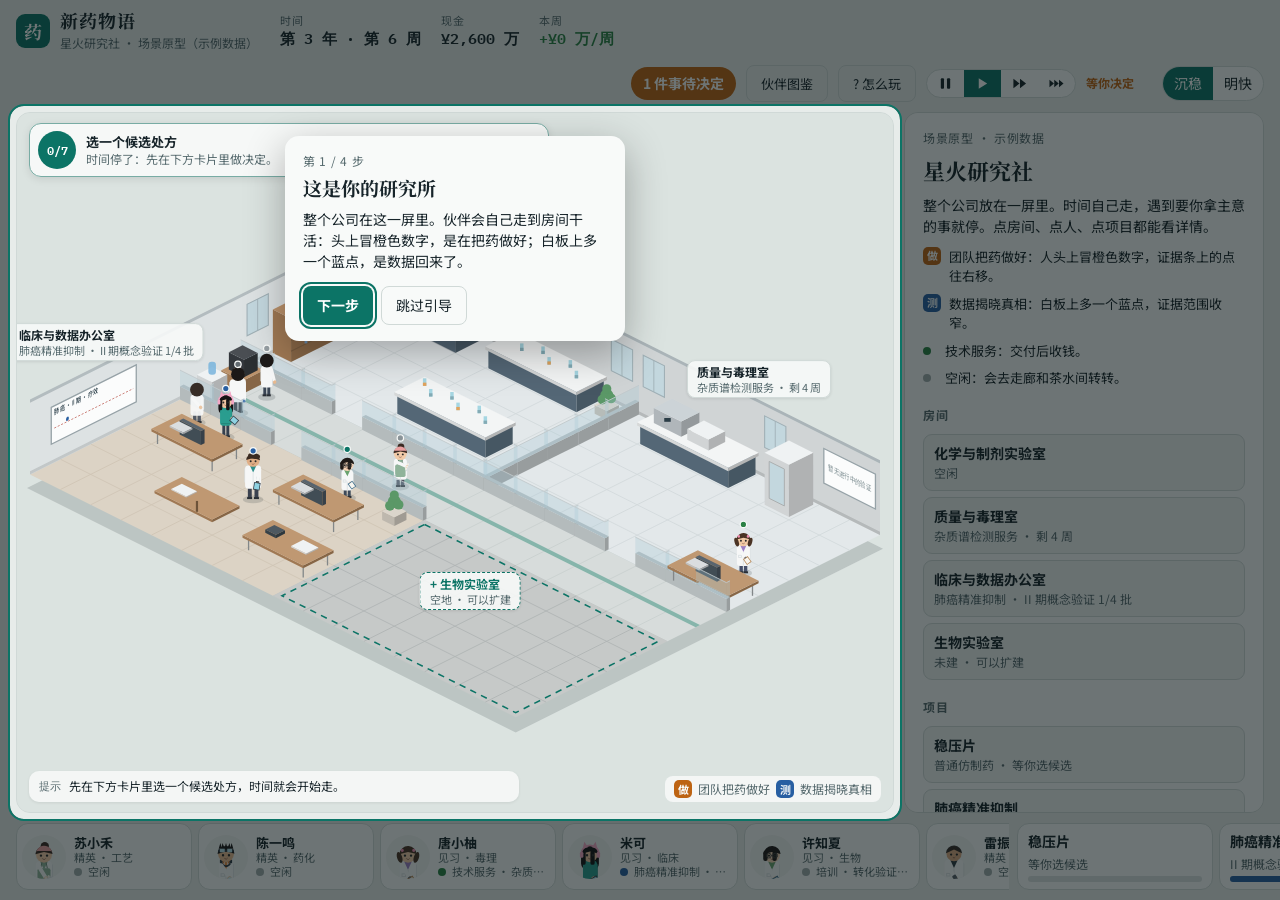
<file: design/ui-claude/index.html>
<!doctype html>
<html lang="zh-CN">
<head>
<meta charset="utf-8">
<meta name="viewport" content="width=device-width, initial-scale=1, viewport-fit=cover">
<title>新药物语场景原型</title>
<meta name="claude:viewport-fit-sides" content="cover">
<link rel="preconnect" href="https://fonts.googleapis.com">
<link rel="preconnect" href="https://fonts.gstatic.com" crossorigin>
<link rel="stylesheet" href="https://fonts.googleapis.com/css2?family=IBM+Plex+Mono:wght@500;600&family=Noto+Sans+SC:wght@400;500;700&family=Noto+Serif+SC:wght@600;700&display=swap">
<link rel="stylesheet" href="style.css">
</head>
<body>
<div class="app">
  <header class="topbar">
    <div class="brand">
      <span class="brand-mark" aria-hidden="true">药</span>
      <div class="brand-text"><strong>新药物语</strong><small>星火研究社 · 场景原型（示例数据）</small></div>
    </div>
    <dl class="stats">
      <div><dt>时间</dt><dd id="date">第 3 年 · 第 6 周</dd></div>
      <div><dt>现金</dt><dd id="cash">¥2,600 万</dd></div>
      <div><dt>本周</dt><dd id="flow">¥0 万/周</dd></div>
    </dl>
    <div class="controls">
      <button class="pending" id="pending" type="button" hidden>1 件事待决定</button>
      <button class="ghost small-btn" id="open-gallery" type="button">伙伴图鉴</button>
      <button class="ghost small-btn" id="help" type="button" aria-label="重看操作引导">? 怎么玩</button>
      <div class="clock" role="group" aria-label="时间速度">
        <button type="button" data-speed="0" aria-pressed="false" title="暂停（空格）"><svg viewBox="0 0 16 16" aria-hidden="true"><rect x="3" y="2.5" width="3.4" height="11" rx="1"/><rect x="9.6" y="2.5" width="3.4" height="11" rx="1"/></svg><span class="sr">暂停</span></button>
        <button type="button" data-speed="1" aria-pressed="true" title="1×（按 1）"><svg viewBox="0 0 16 16" aria-hidden="true"><path d="M4 2.5v11l9-5.5z"/></svg><span class="sr">一倍速</span></button>
        <button type="button" data-speed="2" aria-pressed="false" title="2×（按 2）"><svg viewBox="0 0 16 16" aria-hidden="true"><path d="M1.5 3v10l6.5-5zM8.5 3v10l6.5-5z"/></svg><span class="sr">两倍速</span></button>
        <button type="button" data-speed="4" aria-pressed="false" title="4×（按 3）"><svg viewBox="0 0 16 16" aria-hidden="true"><path d="M0.5 4v8l4.8-4zM5.6 4v8l4.8-4zM10.7 4v8l4.8-4z"/></svg><span class="sr">四倍速</span></button>
      </div>
      <span class="clock-state" id="clock-state" data-state="running">运行中</span>
      <div class="style-switch" role="group" aria-label="画风">
        <button type="button" data-style="calm" aria-pressed="true">沉稳</button>
        <button type="button" data-style="bright" aria-pressed="false">明快</button>
      </div>
    </div>
  </header>

  <main class="stage">
    <section class="scene" aria-label="研究所场景，可以点房间和人物">
      <canvas id="canvas"></canvas>
      <div class="scene-labels" id="labels"></div>
      <div class="guide" id="guide" aria-live="polite"></div>
      <div class="toast" id="toast" role="status" hidden></div>
      <p class="scene-legend"><span class="kind" data-kind="make">做</span>团队把药做好 <span class="kind" data-kind="test">测</span>数据揭晓真相</p>
      <ol class="ticker" id="ticker" aria-label="最近发生的事"></ol>
      <div class="notice" id="notice" role="status" hidden></div>
      <div class="modal" id="modal" hidden></div>
    </section>
    <aside class="panel" id="panel" aria-live="polite"></aside>
  </main>

  <footer class="dock">
    <div class="people" id="people" aria-label="伙伴"></div>
    <div class="projects" id="projects" aria-label="项目"></div>
  </footer>
</div>
<div class="tour" id="tour" hidden><div class="tour-hole"></div><div class="tour-card" role="dialog" aria-modal="true"></div></div>
<div class="gallery" id="gallery" hidden></div>
<script src="cast.js"></script>
<script src="scene.js"></script>
<script src="sim.js"></script>
<script src="ui.js"></script>
</body>
</html>
</file>
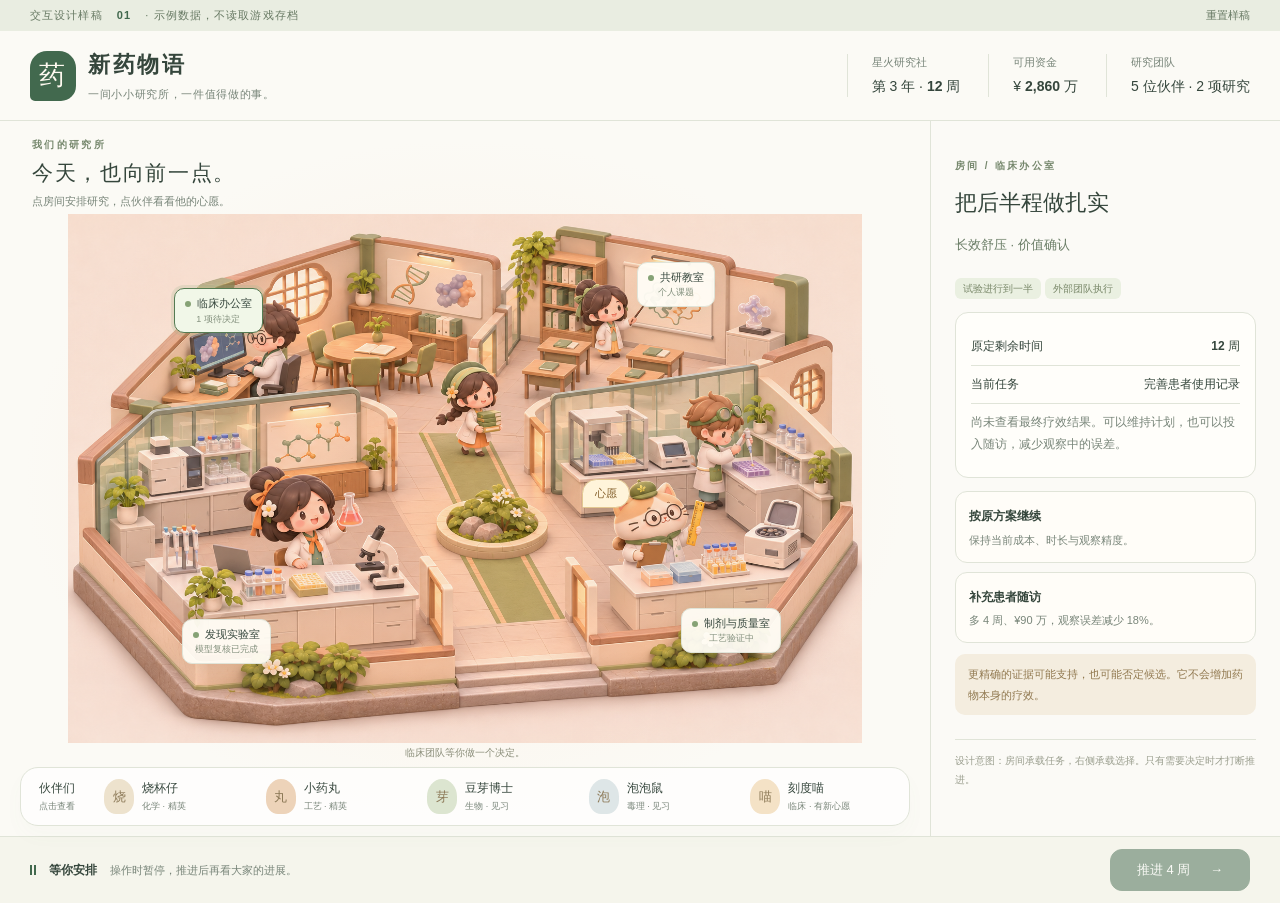
<file: design/ui-v06/index.html>
<!doctype html>
<html lang="zh-CN">
  <head>
    <meta charset="utf-8" />
    <meta name="viewport" content="width=device-width,initial-scale=1" />
    <title>新药物语 · 微缩研究所交互样稿</title>
    <link rel="stylesheet" href="concept.css" />
    <script src="concept.js" defer></script>
  </head>
  <body>
    <div class="prototype">
      <span>交互设计样稿 <b>01</b> · 示例数据，不读取游戏存档</span
      ><button id="reset">重置样稿</button>
    </div>
    <header>
      <a class="brand" href="./"
        ><span class="seal">药</span
        ><span>新药物语<small>一间小小研究所，一件值得做的事。</small></span></a
      >
      <div class="resources">
        <span
          >星火研究社<small>第 3 年 · <b id="week">12</b> 周</small></span
        ><span
          >可用资金<small>¥ <b id="cash">2,860</b> 万</small></span
        ><span>研究团队<small>5 位伙伴 · 2 项研究</small></span>
      </div>
    </header>
    <main>
      <section class="world" aria-label="研究所场景">
        <div class="scene-caption">
          <span class="eyebrow">我们的研究所</span>
          <h1>今天，也向前一点。</h1>
          <p>点房间安排研究，点伙伴看看他的心愿。</p>
        </div>
        <div class="diorama">
          <img
            src="research-institute-concept.png"
            alt="柔和微缩模型风的现代研究所：四个房间、低墙、玻璃隔断和五位伙伴"
            draggable="false"
          />
          <button class="hotspot clinical" data-room="clinical">
            <i></i>临床办公室<span>1 项待决定</span>
          </button>
          <button class="hotspot academy" data-room="academy">
            <i></i>共研教室<span>个人课题</span>
          </button>
          <button class="hotspot discovery" data-room="discovery">
            <i></i>发现实验室<span>模型复核已完成</span>
          </button>
          <button class="hotspot quality" data-room="quality">
            <i></i>制剂与质量室<span>工艺验证中</span>
          </button>
          <button
            class="character-pin"
            data-person="ruler"
            aria-label="查看刻度喵的个人课题"
          >
            心愿 <span>刻度喵</span>
          </button>
        </div>
        <div id="scene-message" class="scene-message" role="status">
          临床团队等你做一个决定。
        </div>
        <div class="dock" aria-label="研究团队">
          <span class="dock-title">伙伴们<small>点击查看</small></span
          ><button data-person="beaker">
            <i>烧</i><span>烧杯仔<small>化学 · 精英</small></span></button
          ><button data-person="pill">
            <i>丸</i><span>小药丸<small>工艺 · 精英</small></span></button
          ><button data-person="sprout">
            <i>芽</i><span>豆芽博士<small>生物 · 见习</small></span></button
          ><button data-person="bubble">
            <i>泡</i><span>泡泡鼠<small>毒理 · 见习</small></span></button
          ><button data-person="ruler">
            <i>喵</i
            ><span>刻度喵<small id="ruler-status">临床 · 有新心愿</small></span>
          </button>
        </div>
      </section>
      <aside id="panel" aria-label="当前选择详情" aria-live="polite"></aside>
    </main>
    <footer>
      <div>
        <span class="pause-dot"></span><b id="time-state">等你安排</b
        ><span>操作时暂停，推进后再看大家的进展。</span>
      </div>
      <button id="advance" class="primary">推进 4 周 <span>→</span></button>
    </footer>
    <dialog id="celebration">
      <div class="award-icon">✧</div>
      <p class="eyebrow">一段成长，留下来了</p>
      <h2>曲线里的空白</h2>
      <p>“漂亮的曲线，也要听见没有被记录的声音。”</p>
      <p id="award-detail"></p>
      <button id="close-award" class="primary">把这一页留在手记里</button>
    </dialog>
  </body>
</html>
</file>
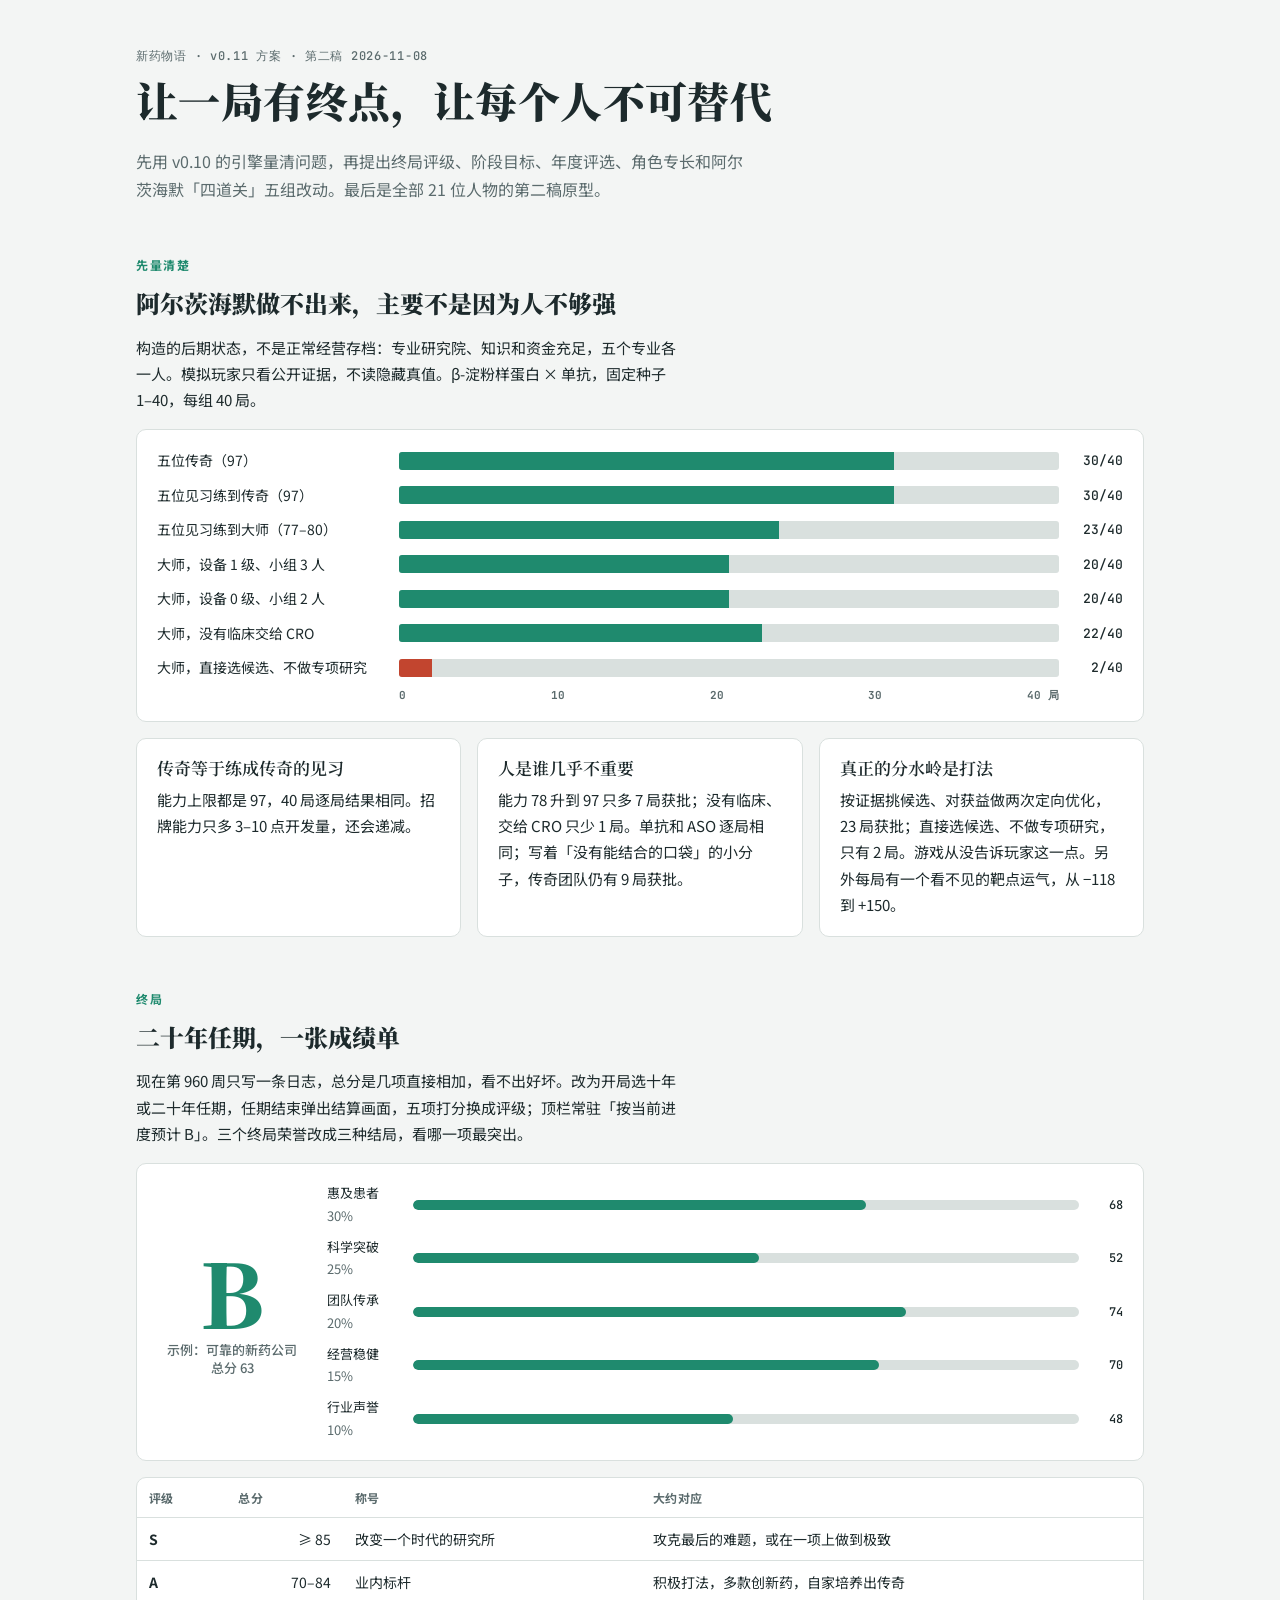
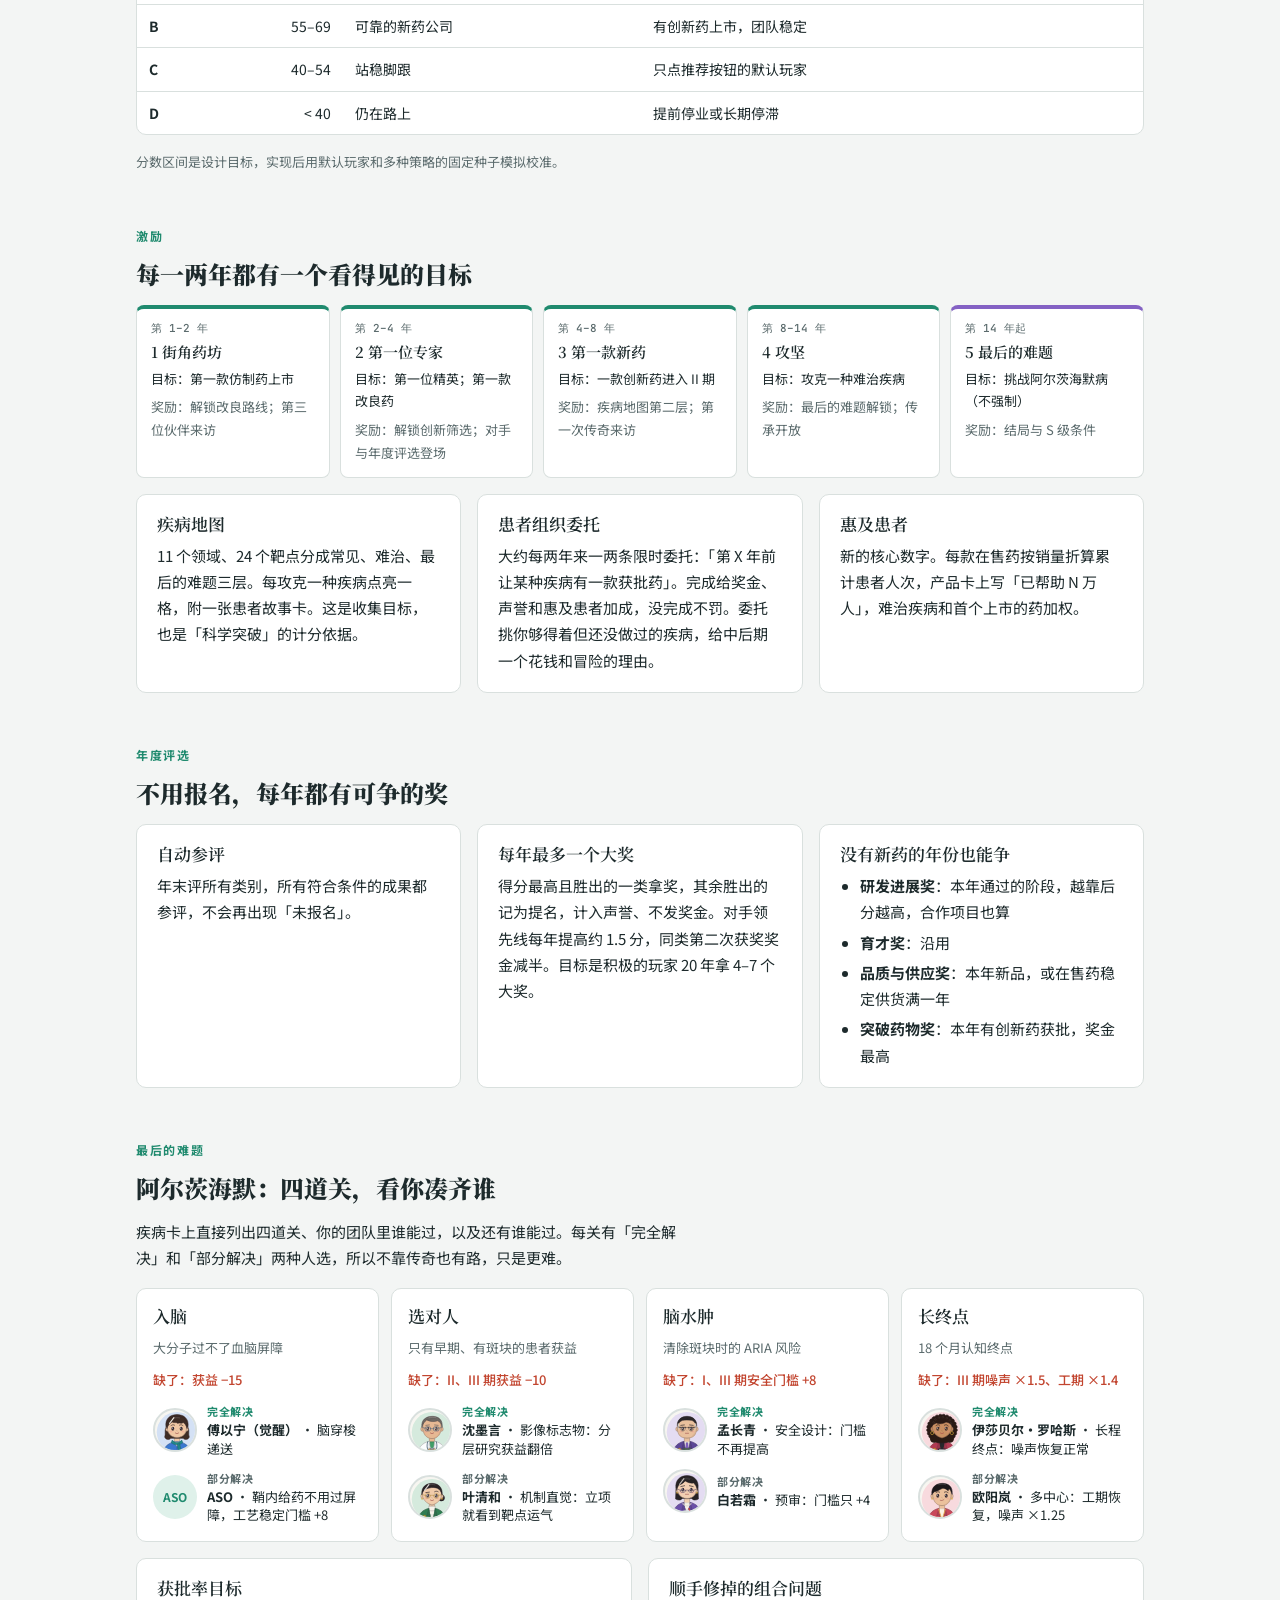
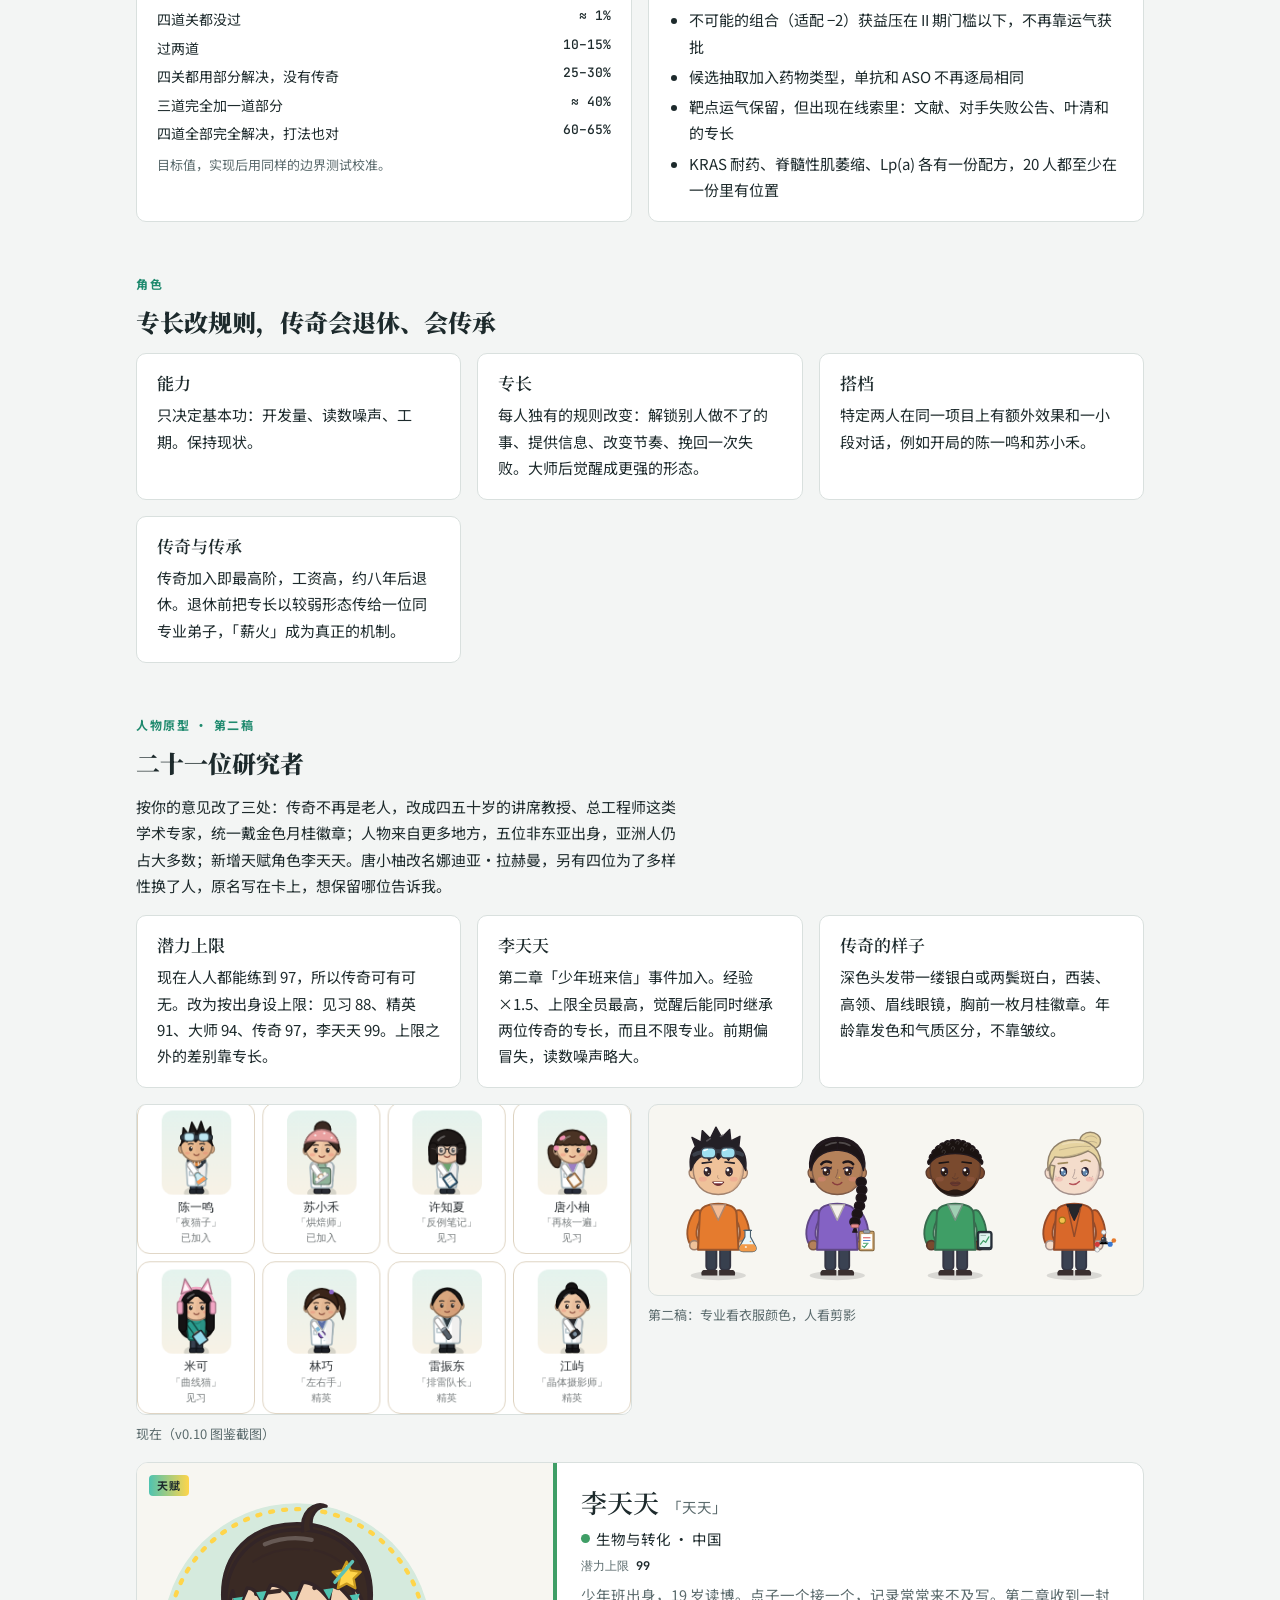
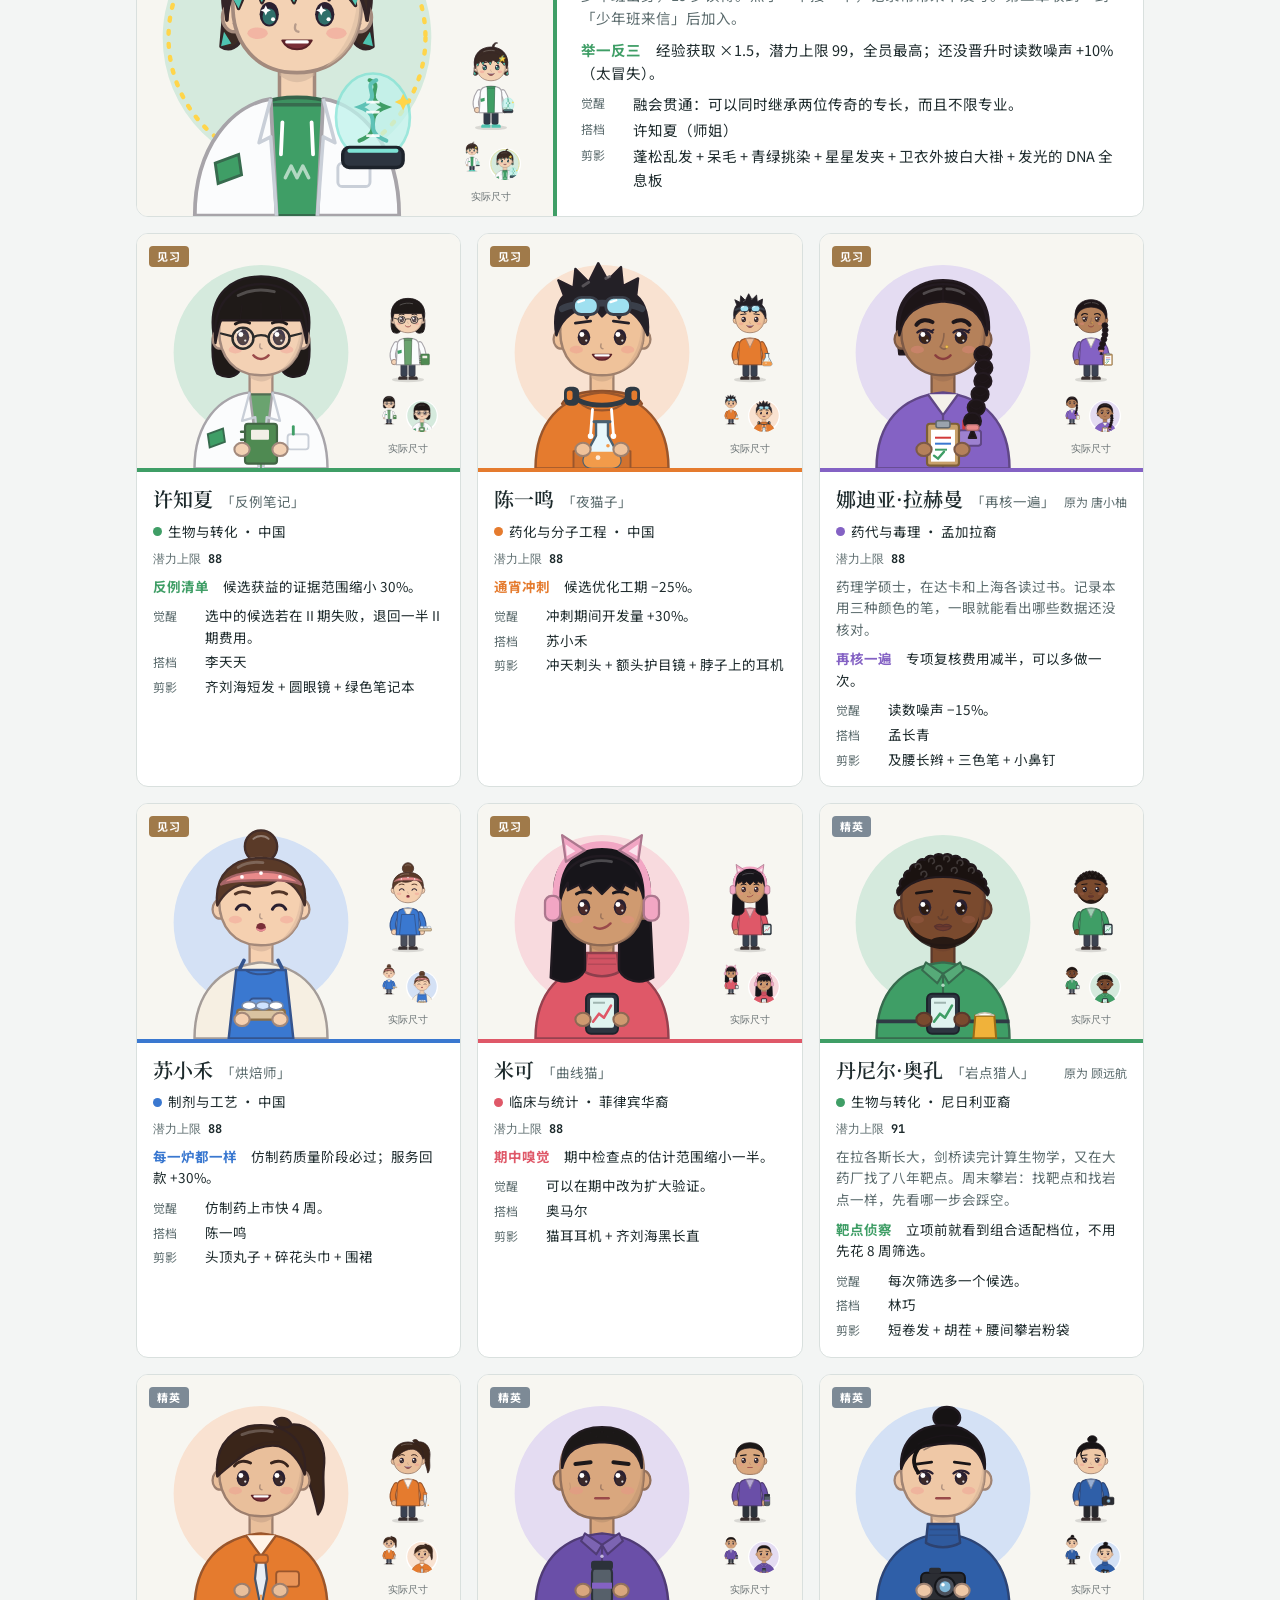
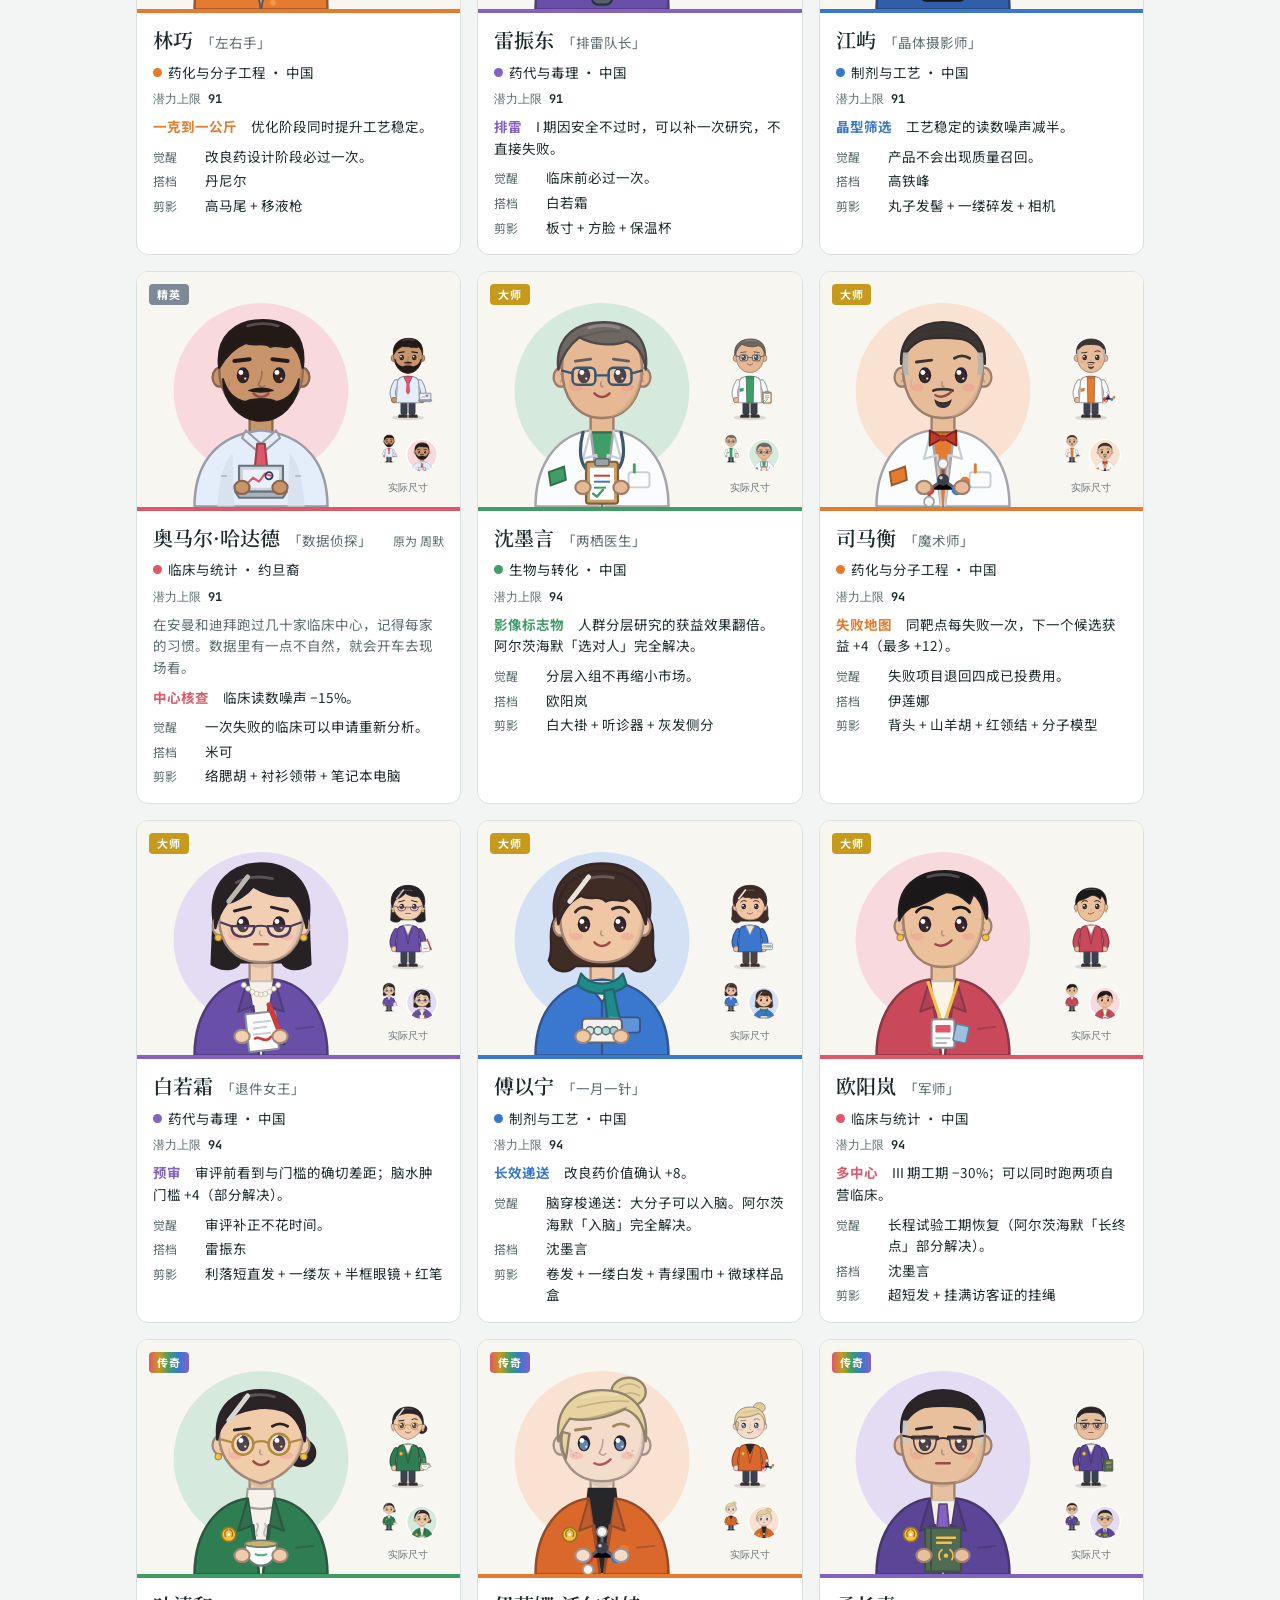
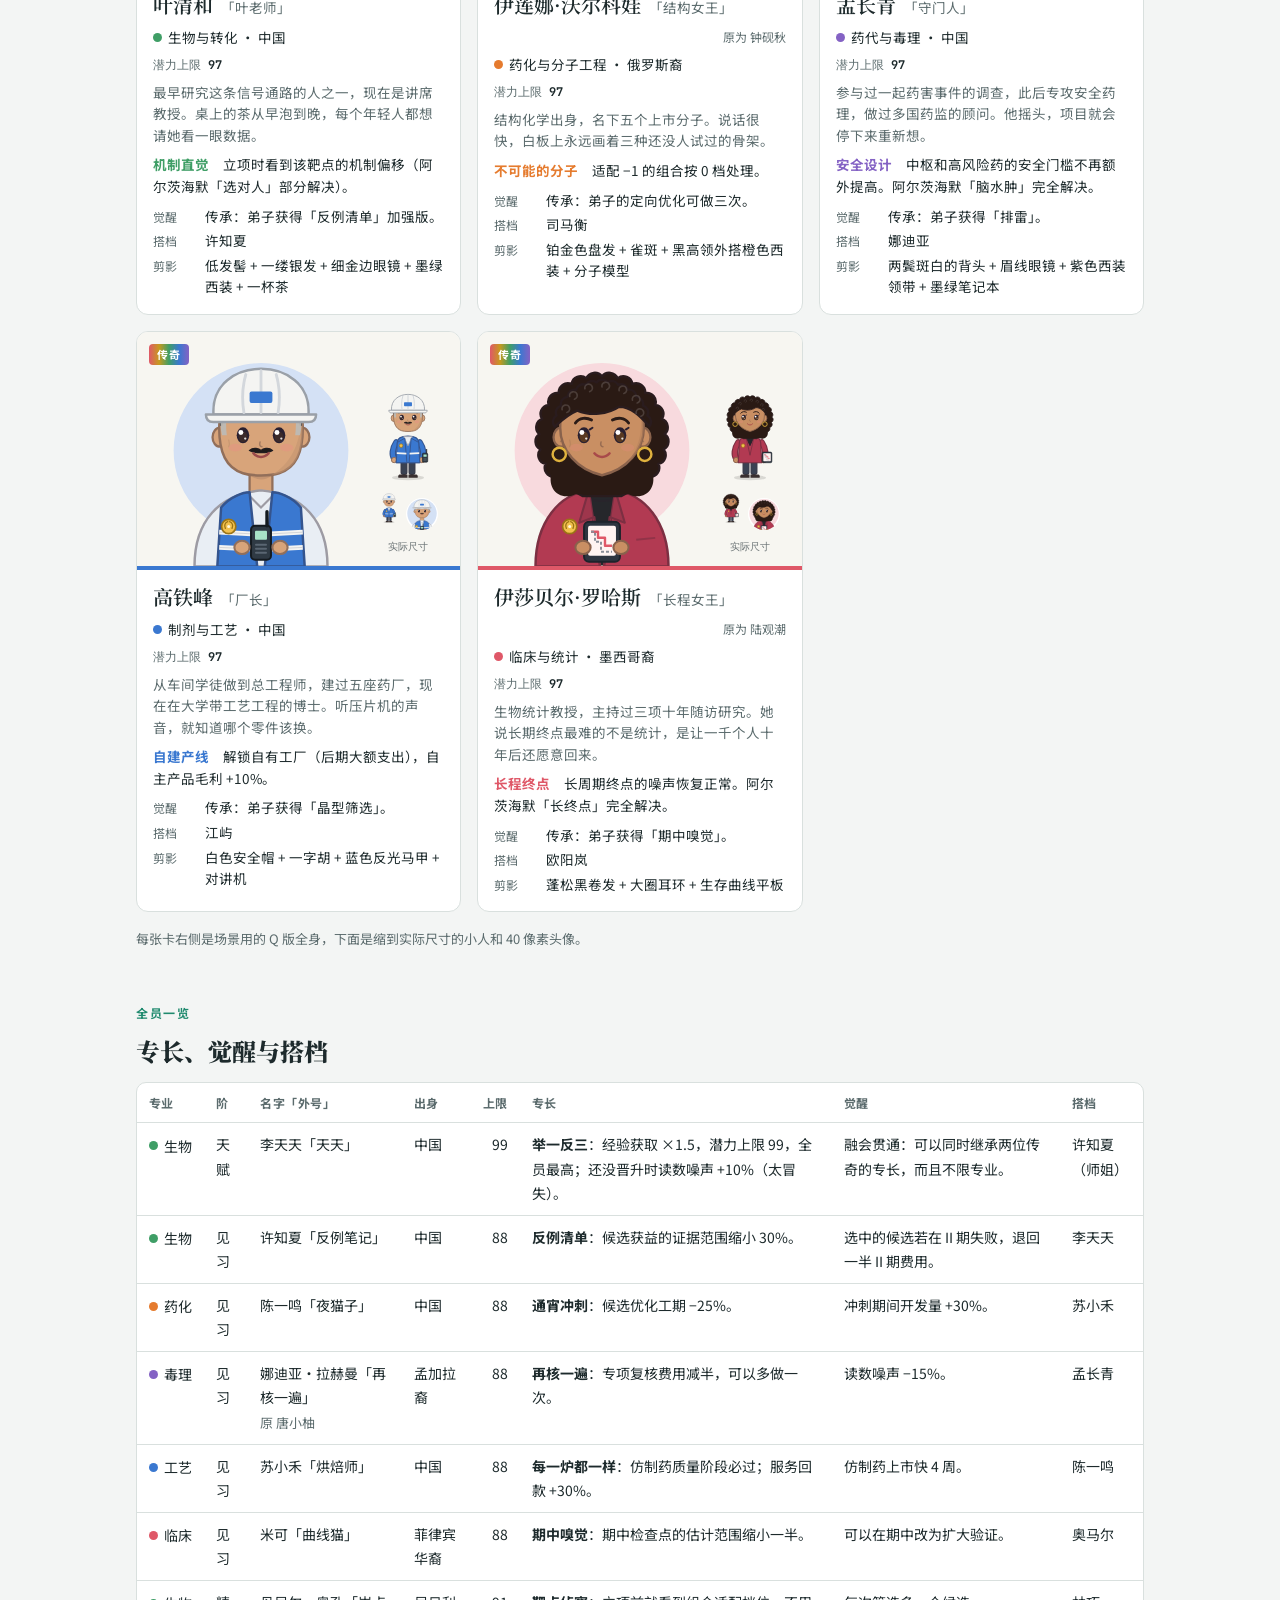
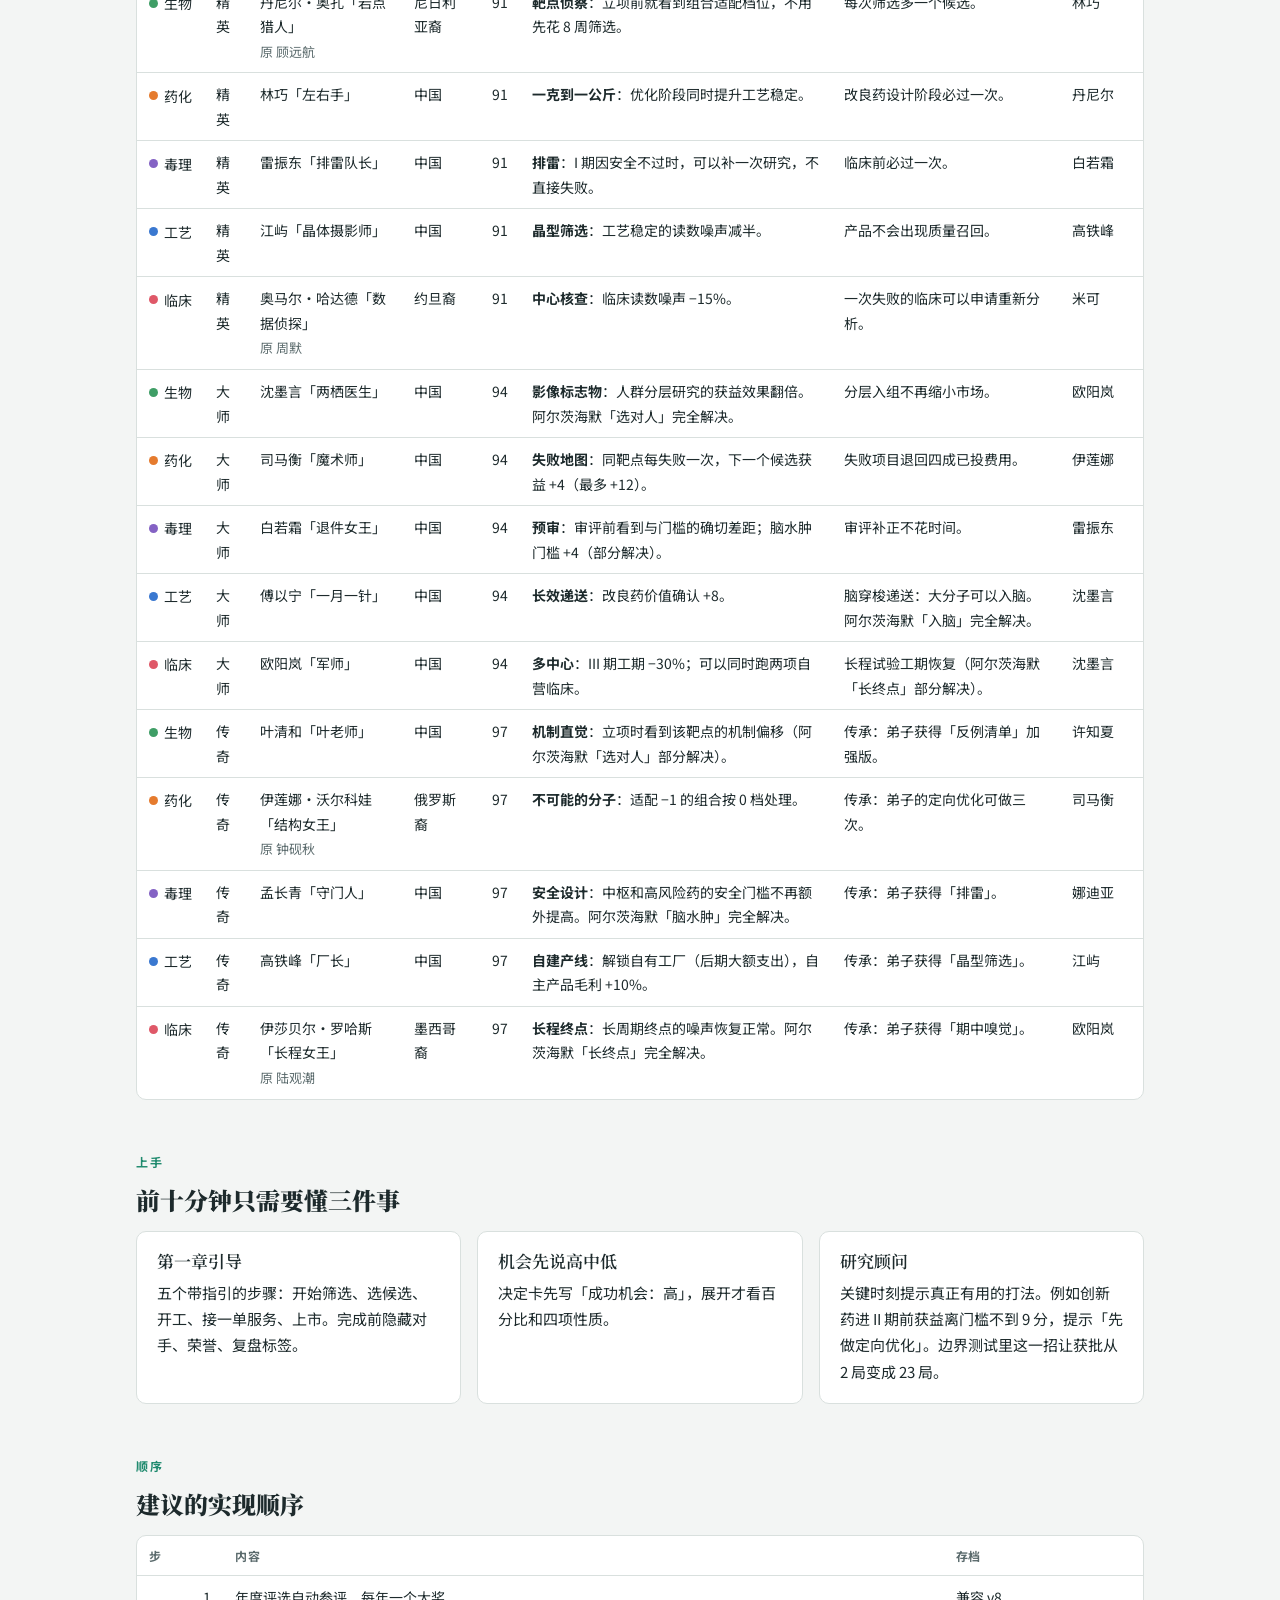
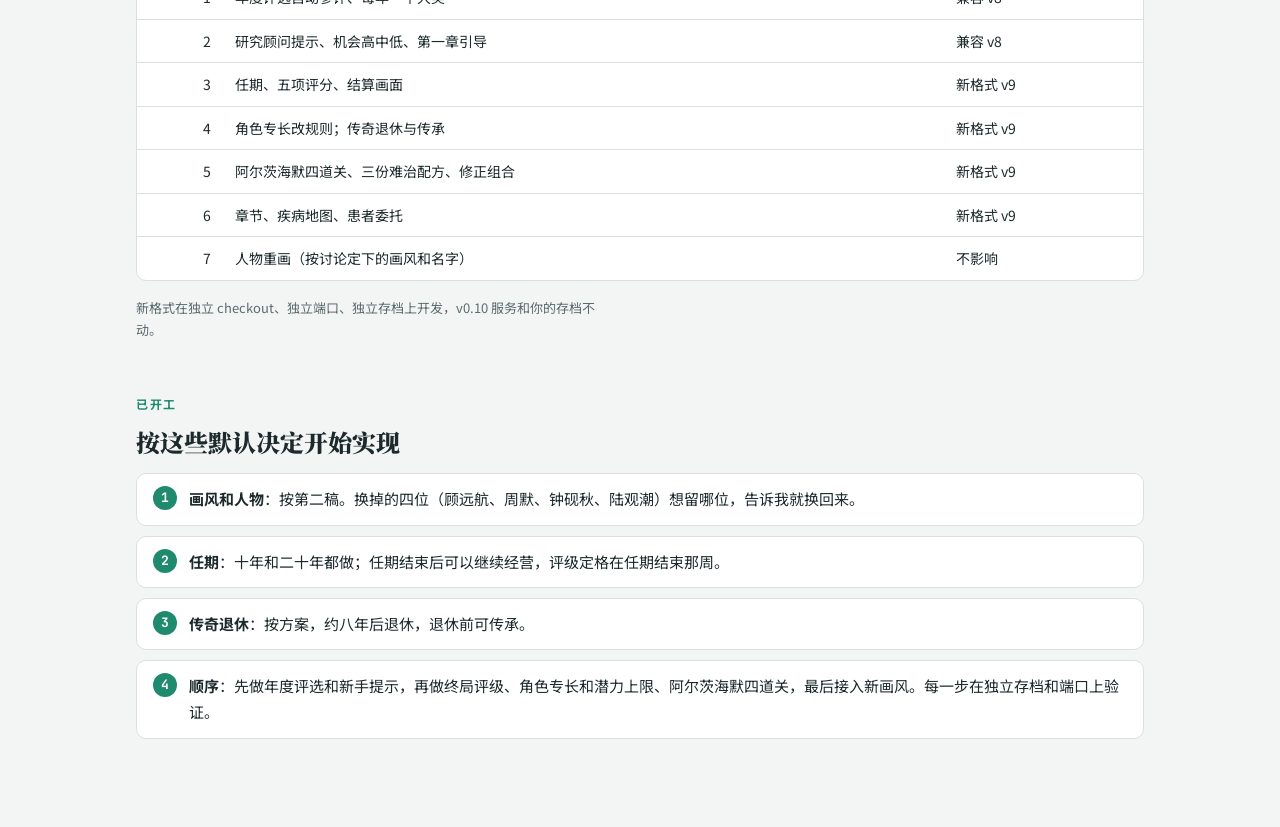
<file: design/v11/characters.html>
<!doctype html>
<html lang="zh-CN">
<head>
<meta charset="utf-8">
<meta name="viewport" content="width=device-width, initial-scale=1, viewport-fit=cover">
<title>新药物语 v0.11 方案</title>
<meta name="claude:viewport-fit-sides" content="cover">
<link rel="preconnect" href="https://fonts.googleapis.com">
<link rel="stylesheet" href="https://fonts.googleapis.com/css2?family=Noto+Sans+SC:wght@400;500;700&family=Noto+Serif+SC:wght@600;900&family=JetBrains+Mono:wght@500&display=swap">
<style>
/* 版式：一条居中的阅读栏，图表和人物卡在栏内铺开；每节左侧一枚专业色标签。 */
:root {
  --bg: #f3f5f4;
  --surface: #ffffff;
  --ink: #1d2a2c;
  --muted: #5b6b6d;
  --line: #d9e0de;
  --accent: #1f8a6e;
  --accent-soft: #dff1ea;
  --art: #f7f6f1;
  --warn: #c2452f;
  --bio: #3f9e66; --chem: #e57b2e; --tox: #8462c4; --proc: #3a78d0; --clinical: #df5868;
  --display: "Noto Serif SC", "Songti SC", "STSong", serif;
  --body: "Noto Sans SC", "PingFang SC", "Microsoft YaHei", system-ui, sans-serif;
  --mono: "JetBrains Mono", ui-monospace, "SFMono-Regular", monospace;
}
@media (prefers-color-scheme: dark) {
  :root:not([data-theme="light"]) {
    --bg: #121819; --surface: #1b2324; --ink: #e5ecea; --muted: #9cadaa; --line: #2c3839;
    --accent: #4cc3a0; --accent-soft: #1d3a33; --art: #eef0ea; --warn: #ff8a73;
    color-scheme: dark;
  }
}
:root[data-theme="dark"] {
  --bg: #121819; --surface: #1b2324; --ink: #e5ecea; --muted: #9cadaa; --line: #2c3839;
  --accent: #4cc3a0; --accent-soft: #1d3a33; --art: #eef0ea; --warn: #ff8a73;
  color-scheme: dark;
}
* { box-sizing: border-box; }
body { background: var(--bg); color: var(--ink); font: 15px/1.75 var(--body); }
.wrap { max-width: 1040px; margin: 0 auto; padding-block: 40px 80px; padding-left: max(16px, env(safe-area-inset-left, 0px)); padding-right: max(16px, env(safe-area-inset-right, 0px)); }
h1, h2, h3 { font-family: var(--display); text-wrap: balance; line-height: 1.3; margin: 0; }
h1 { font-size: clamp(28px, 5vw, 42px); font-weight: 900; letter-spacing: .01em; }
h2 { font-size: 24px; font-weight: 900; }
h3 { font-size: 17px; font-weight: 600; }
p { margin: 0; max-width: 68ch; }
.lede { color: var(--muted); font-size: 16px; margin-top: 12px; }
.meta { font: 500 12px/1.4 var(--mono); color: var(--muted); letter-spacing: .06em; }
section { margin-top: 56px; display: grid; gap: 16px; }
.eyebrow { font: 700 12px/1 var(--body); letter-spacing: .14em; color: var(--accent); }
.note { font-size: 13px; color: var(--muted); }
.cols { display: grid; grid-template-columns: repeat(auto-fit, minmax(260px, 1fr)); gap: 16px; }
.box { background: var(--surface); border: 1px solid var(--line); border-radius: 10px; padding: 18px 20px; display: grid; gap: 8px; align-content: start; min-width: 0; }
.box ul, .box ol { margin: 0; padding-left: 20px; }
.box li + li { margin-top: 4px; }
.key { display: inline-block; font: 700 13px/1 var(--mono); background: var(--accent-soft); color: var(--accent); padding: 4px 8px; border-radius: 4px; }
.tbl { overflow-x: auto; border: 1px solid var(--line); border-radius: 10px; background: var(--surface); }
table { border-collapse: collapse; width: 100%; font-size: 14px; }
th, td { padding: 9px 12px; text-align: left; border-bottom: 1px solid var(--line); vertical-align: top; }
th { font-weight: 700; color: var(--muted); font-size: 12px; letter-spacing: .04em; white-space: nowrap; }
tr:last-child td { border-bottom: 0; }
td.num { font-variant-numeric: tabular-nums; text-align: right; white-space: nowrap; }
.prof { display: inline-flex; align-items: center; gap: 6px; white-space: nowrap; }
.prof::before { content: ""; width: 9px; height: 9px; border-radius: 50%; background: var(--c); }

/* 获批条形图：横轴 0–40 局 */
.bars { display: grid; gap: 10px; }
.bar { display: grid; grid-template-columns: minmax(150px, 230px) 1fr 52px; gap: 12px; align-items: center; font-size: 14px; }
.bar .track { height: 18px; background: var(--line); border-radius: 3px; position: relative; overflow: hidden; }
.bar .fill { position: absolute; inset: 0 auto 0 0; background: var(--accent); }
.bar.low .fill { background: var(--warn); }
.bar .v { font: 500 13px var(--mono); font-variant-numeric: tabular-nums; text-align: right; }
.axis { display: grid; grid-template-columns: minmax(150px, 230px) 1fr 52px; gap: 12px; font: 500 11px var(--mono); color: var(--muted); }
.axis span { display: flex; justify-content: space-between; }

/* 成绩单 */
.report { display: grid; grid-template-columns: 150px 1fr; gap: 20px; align-items: center; }
.grade { font: 900 88px/1 var(--display); color: var(--accent); text-align: center; }
.grade small { display: block; font: 500 13px/1.4 var(--body); color: var(--muted); margin-top: 6px; }
.dims { display: grid; gap: 8px; }
.dim { display: grid; grid-template-columns: 76px 1fr 34px; gap: 10px; align-items: center; font-size: 13px; }
.dim .track { height: 10px; background: var(--line); border-radius: 5px; overflow: hidden; }
.dim .fill { height: 100%; background: var(--accent); border-radius: 5px; }
.dim .v { font: 500 12px var(--mono); text-align: right; }

/* 章节时间线 */
.chapters { display: grid; grid-template-columns: repeat(5, minmax(0, 1fr)); gap: 10px; }
.ch { background: var(--surface); border: 1px solid var(--line); border-top: 4px solid var(--accent); border-radius: 8px; padding: 12px 14px; display: grid; gap: 6px; align-content: start; font-size: 13px; }
.ch b { font: 600 15px/1.3 var(--display); }
.ch .when { font: 500 11px var(--mono); color: var(--muted); }
.ch:last-child { border-top-color: var(--tox); }

/* 四道关 */
.gates { display: grid; grid-template-columns: repeat(auto-fit, minmax(220px, 1fr)); gap: 12px; }
.gate { background: var(--surface); border: 1px solid var(--line); border-radius: 10px; padding: 16px; display: grid; gap: 10px; align-content: start; }
.gate .pen { font-size: 13px; color: var(--warn); font-weight: 500; }
.who { display: grid; grid-template-columns: 44px 1fr; gap: 10px; align-items: center; font-size: 13px; line-height: 1.45; }
.who .av { width: 44px; height: 44px; border-radius: 50%; overflow: hidden; background: var(--art); border: 2px solid var(--line); }
.who .av svg { width: 44px; margin-top: -2px; display: block; }
.who .tag { font-size: 11px; font-weight: 700; letter-spacing: .06em; }
.who .full { color: var(--accent); } .who .part { color: var(--muted); }
.who .alt { width: 44px; height: 44px; border-radius: 50%; display: grid; place-items: center; background: var(--accent-soft); color: var(--accent); font-weight: 700; font-size: 12px; }
.odds { display: grid; grid-template-columns: 1fr auto; gap: 4px 16px; font-size: 14px; }
.odds .num { font: 500 13px var(--mono); text-align: right; }

/* 人物卡 */
.cards { display: grid; grid-template-columns: repeat(auto-fill, minmax(290px, 1fr)); gap: 16px; }
.card { background: var(--surface); border: 1px solid var(--line); border-radius: 12px; overflow: hidden; display: grid; grid-template-rows: auto 1fr; min-width: 0; }
.card .art { background: var(--art); display: grid; grid-template-columns: 1fr 76px; align-items: end; padding: 14px 14px 0; position: relative; border-bottom: 4px solid var(--c); }
.card .art .por svg { display: block; width: 100%; max-width: 190px; margin: 0 auto; }
.card .art .side { display: grid; gap: 10px; justify-items: center; padding-bottom: 12px; }
.card .art .side .sprite svg { width: 64px; display: block; }
.card .art .side .mini { display: flex; gap: 6px; align-items: end; }
.card .art .side .mini .s { width: 22px; }
.card .art .side .mini .a { width: 32px; height: 32px; border-radius: 50%; overflow: hidden; background: #fff; }
.card .art .side .mini .a svg { width: 32px; margin-top: -2px; display: block; }
.card .art .side .lbl { font: 500 10px var(--mono); color: #6b7375; }
.rank { position: absolute; top: 12px; left: 12px; font: 700 11px/1 var(--body); letter-spacing: .08em; padding: 5px 8px; border-radius: 4px; color: #fff; }
.rank.t1 { background: #a07a4a; } .rank.t2 { background: #7d8a96; } .rank.t3 { background: #c79a1e; } .rank.t5 { background: linear-gradient(90deg, #4fc3b0, #ffd54a); color: #1d2a2c; } .rank.t4 { background: linear-gradient(90deg, #df5868, #c79a1e, #3f9e66, #3a78d0, #8462c4); }
.card.feature { grid-column: 1 / -1; grid-template-columns: minmax(0, 420px) 1fr; grid-template-rows: none; }
.card.feature .art { border-bottom: 0; border-right: 4px solid var(--c); grid-template-columns: 1fr 96px; }
.card.feature .art .por svg { max-width: 300px; }
.card.feature .body { padding: 22px 24px; font-size: 14.5px; }
.card.feature .name h3 { font-size: 26px; }
.card .bio { color: var(--muted); }
.card .was { font-size: 12px; color: var(--muted); }
.cap { font: 500 12px var(--mono); color: var(--muted); }
.cap b { color: var(--ink); }
.card .body { padding: 14px 16px 16px; display: grid; gap: 8px; align-content: start; font-size: 13.5px; line-height: 1.6; }
.card .name { display: flex; align-items: baseline; gap: 8px; flex-wrap: wrap; }
.card .name h3 { font-size: 20px; }
.card .name .nick { color: var(--muted); }
.card .name .altn { margin-left: auto; font-size: 12px; color: var(--muted); }
.card .skill b { color: var(--c); }
.card dl { margin: 0; display: grid; grid-template-columns: 44px 1fr; gap: 3px 8px; }
.card dt { color: var(--muted); font-size: 12px; padding-top: 1px; }
.card dd { margin: 0; }

.compare { display: grid; grid-template-columns: minmax(0, 1fr) minmax(0, 1fr); gap: 16px; align-items: start; }
.compare figure { margin: 0; display: grid; gap: 8px; }
.compare figcaption { font-size: 13px; color: var(--muted); }
.compare .now img { width: 100%; border-radius: 10px; border: 1px solid var(--line); display: block; }
.compare .new { background: var(--art); border-radius: 10px; border: 1px solid var(--line); padding: 14px; display: grid; grid-template-columns: repeat(4, 1fr); gap: 8px; align-items: end; }
.compare .new svg { width: 100%; display: block; }

.ask { counter-reset: q; display: grid; gap: 10px; padding: 0; margin: 0; list-style: none; }
.ask li { counter-increment: q; background: var(--surface); border: 1px solid var(--line); border-radius: 10px; padding: 12px 16px 12px 52px; position: relative; }
.ask li::before { content: counter(q); position: absolute; left: 16px; top: 12px; width: 24px; height: 24px; border-radius: 50%; background: var(--accent); color: var(--surface); font: 700 13px/24px var(--mono); text-align: center; }

@media (max-width: 760px) {
  .card.feature { grid-template-columns: 1fr; }
  .card.feature .art { border-right: 0; border-bottom: 4px solid var(--c); }
  .chapters { grid-template-columns: 1fr; }
  .report { grid-template-columns: 1fr; }
  .compare { grid-template-columns: 1fr; }
  .bar, .axis { grid-template-columns: 120px 1fr 44px; }
}
a { color: var(--accent); }
:focus-visible { outline: 2px solid var(--accent); outline-offset: 2px; }
</style>
</head>
<body>

<div class="wrap">
  <header style="display:grid;gap:8px">
    <div class="meta">新药物语 · v0.11 方案 · 第二稿 2026-11-08</div>
    <h1>让一局有终点，让每个人不可替代</h1>
    <p class="lede">先用 v0.10 的引擎量清问题，再提出终局评级、阶段目标、年度评选、角色专长和阿尔茨海默「四道关」五组改动。最后是全部 21 位人物的第二稿原型。</p>
  </header>

  <section>
    <div class="eyebrow">先量清楚</div>
    <h2>阿尔茨海默做不出来，主要不是因为人不够强</h2>
    <p>构造的后期状态，不是正常经营存档：专业研究院、知识和资金充足，五个专业各一人。模拟玩家只看公开证据，不读隐藏真值。β-淀粉样蛋白 × 单抗，固定种子 1–40，每组 40 局。</p>
    <div class="box">
      <div class="bars" id="bars"></div>
      <div class="axis"><i></i><span><b>0</b><b>10</b><b>20</b><b>30</b><b>40 局</b></span><i></i></div>
    </div>
    <div class="cols">
      <div class="box"><h3>传奇等于练成传奇的见习</h3><p>能力上限都是 97，40 局逐局结果相同。招牌能力只多 3–10 点开发量，还会递减。</p></div>
      <div class="box"><h3>人是谁几乎不重要</h3><p>能力 78 升到 97 只多 7 局获批；没有临床、交给 CRO 只少 1 局。单抗和 ASO 逐局相同；写着「没有能结合的口袋」的小分子，传奇团队仍有 9 局获批。</p></div>
      <div class="box"><h3>真正的分水岭是打法</h3><p>按证据挑候选、对获益做两次定向优化，23 局获批；直接选候选、不做专项研究，只有 2 局。游戏从没告诉玩家这一点。另外每局有一个看不见的靶点运气，从 −118 到 +150。</p></div>
    </div>
  </section>

  <section>
    <div class="eyebrow">终局</div>
    <h2>二十年任期，一张成绩单</h2>
    <p>现在第 960 周只写一条日志，总分是几项直接相加，看不出好坏。改为开局选十年或二十年任期，任期结束弹出结算画面，五项打分换成评级；顶栏常驻「按当前进度预计 B」。三个终局荣誉改成三种结局，看哪一项最突出。</p>
    <div class="box report">
      <div class="grade">B<small>示例：可靠的新药公司<br>总分 63</small></div>
      <div class="dims" id="dims"></div>
    </div>
    <div class="tbl"><table>
      <thead><tr><th>评级</th><th>总分</th><th>称号</th><th>大约对应</th></tr></thead>
      <tbody>
        <tr><td><b>S</b></td><td class="num">≥ 85</td><td>改变一个时代的研究所</td><td>攻克最后的难题，或在一项上做到极致</td></tr>
        <tr><td><b>A</b></td><td class="num">70–84</td><td>业内标杆</td><td>积极打法，多款创新药，自家培养出传奇</td></tr>
        <tr><td><b>B</b></td><td class="num">55–69</td><td>可靠的新药公司</td><td>有创新药上市，团队稳定</td></tr>
        <tr><td><b>C</b></td><td class="num">40–54</td><td>站稳脚跟</td><td>只点推荐按钮的默认玩家</td></tr>
        <tr><td><b>D</b></td><td class="num">&lt; 40</td><td>仍在路上</td><td>提前停业或长期停滞</td></tr>
      </tbody>
    </table></div>
    <p class="note">分数区间是设计目标，实现后用默认玩家和多种策略的固定种子模拟校准。</p>
  </section>

  <section>
    <div class="eyebrow">激励</div>
    <h2>每一两年都有一个看得见的目标</h2>
    <div class="chapters" id="chapters"></div>
    <div class="cols">
      <div class="box"><h3>疾病地图</h3><p>11 个领域、24 个靶点分成常见、难治、最后的难题三层。每攻克一种疾病点亮一格，附一张患者故事卡。这是收集目标，也是「科学突破」的计分依据。</p></div>
      <div class="box"><h3>患者组织委托</h3><p>大约每两年来一两条限时委托：「第 X 年前让某种疾病有一款获批药」。完成给奖金、声誉和惠及患者加成，没完成不罚。委托挑你够得着但还没做过的疾病，给中后期一个花钱和冒险的理由。</p></div>
      <div class="box"><h3>惠及患者</h3><p>新的核心数字。每款在售药按销量折算累计患者人次，产品卡上写「已帮助 N 万人」，难治疾病和首个上市的药加权。</p></div>
    </div>
  </section>

  <section>
    <div class="eyebrow">年度评选</div>
    <h2>不用报名，每年都有可争的奖</h2>
    <div class="cols">
      <div class="box"><h3>自动参评</h3><p>年末评所有类别，所有符合条件的成果都参评，不会再出现「未报名」。</p></div>
      <div class="box"><h3>每年最多一个大奖</h3><p>得分最高且胜出的一类拿奖，其余胜出的记为提名，计入声誉、不发奖金。对手领先线每年提高约 1.5 分，同类第二次获奖奖金减半。目标是积极的玩家 20 年拿 4–7 个大奖。</p></div>
      <div class="box"><h3>没有新药的年份也能争</h3>
        <ul>
          <li><b>研发进展奖</b>：本年通过的阶段，越靠后分越高，合作项目也算</li>
          <li><b>育才奖</b>：沿用</li>
          <li><b>品质与供应奖</b>：本年新品，或在售药稳定供货满一年</li>
          <li><b>突破药物奖</b>：本年有创新药获批，奖金最高</li>
        </ul>
      </div>
    </div>
  </section>

  <section>
    <div class="eyebrow">最后的难题</div>
    <h2>阿尔茨海默：四道关，看你凑齐谁</h2>
    <p>疾病卡上直接列出四道关、你的团队里谁能过，以及还有谁能过。每关有「完全解决」和「部分解决」两种人选，所以不靠传奇也有路，只是更难。</p>
    <div class="gates" id="gates"></div>
    <div class="cols">
      <div class="box">
        <h3>获批率目标</h3>
        <div class="odds">
          <span>四道关都没过</span><span class="num">≈ 1%</span>
          <span>过两道</span><span class="num">10–15%</span>
          <span>四关都用部分解决，没有传奇</span><span class="num">25–30%</span>
          <span>三道完全加一道部分</span><span class="num">≈ 40%</span>
          <span>四道全部完全解决，打法也对</span><span class="num">60–65%</span>
        </div>
        <p class="note">目标值，实现后用同样的边界测试校准。</p>
      </div>
      <div class="box">
        <h3>顺手修掉的组合问题</h3>
        <ul>
          <li>不可能的组合（适配 −2）获益压在 II 期门槛以下，不再靠运气获批</li>
          <li>候选抽取加入药物类型，单抗和 ASO 不再逐局相同</li>
          <li>靶点运气保留，但出现在线索里：文献、对手失败公告、叶清和的专长</li>
          <li>KRAS 耐药、脊髓性肌萎缩、Lp(a) 各有一份配方，20 人都至少在一份里有位置</li>
        </ul>
      </div>
    </div>
  </section>

  <section>
    <div class="eyebrow">角色</div>
    <h2>专长改规则，传奇会退休、会传承</h2>
    <div class="cols">
      <div class="box"><h3>能力</h3><p>只决定基本功：开发量、读数噪声、工期。保持现状。</p></div>
      <div class="box"><h3>专长</h3><p>每人独有的规则改变：解锁别人做不了的事、提供信息、改变节奏、挽回一次失败。大师后觉醒成更强的形态。</p></div>
      <div class="box"><h3>搭档</h3><p>特定两人在同一项目上有额外效果和一小段对话，例如开局的陈一鸣和苏小禾。</p></div>
      <div class="box"><h3>传奇与传承</h3><p>传奇加入即最高阶，工资高，约八年后退休。退休前把专长以较弱形态传给一位同专业弟子，「薪火」成为真正的机制。</p></div>
    </div>
  </section>

  <section>
    <div class="eyebrow">人物原型 · 第二稿</div>
    <h2>二十一位研究者</h2>
    <p>按你的意见改了三处：传奇不再是老人，改成四五十岁的讲席教授、总工程师这类学术专家，统一戴金色月桂徽章；人物来自更多地方，五位非东亚出身，亚洲人仍占大多数；新增天赋角色李天天。唐小柚改名娜迪亚·拉赫曼，另有四位为了多样性换了人，原名写在卡上，想保留哪位告诉我。</p>
    <div class="cols">
      <div class="box"><h3>潜力上限</h3><p>现在人人都能练到 97，所以传奇可有可无。改为按出身设上限：见习 88、精英 91、大师 94、传奇 97，李天天 99。上限之外的差别靠专长。</p></div>
      <div class="box"><h3>李天天</h3><p>第二章「少年班来信」事件加入。经验 ×1.5、上限全员最高，觉醒后能同时继承两位传奇的专长，而且不限专业。前期偏冒失，读数噪声略大。</p></div>
      <div class="box"><h3>传奇的样子</h3><p>深色头发带一缕银白或两鬓斑白，西装、高领、眉线眼镜，胸前一枚月桂徽章。年龄靠发色和气质区分，不靠皱纹。</p></div>
    </div>
    <div class="compare">
      <figure class="now"><img alt="v0.10 图鉴：八位角色都穿白大褂，只有发型不同" src="[data-uri]"><figcaption>现在（v0.10 图鉴截图）</figcaption></figure>
      <figure><div class="new" id="compare-new"></div><figcaption>第二稿：专业看衣服颜色，人看剪影</figcaption></figure>
    </div>
    <div class="cards" id="cards"></div>
    <p class="note">每张卡右侧是场景用的 Q 版全身，下面是缩到实际尺寸的小人和 40 像素头像。</p>
  </section>

  <section>
    <div class="eyebrow">全员一览</div>
    <h2>专长、觉醒与搭档</h2>
    <div class="tbl"><table id="roster">
      <thead><tr><th>专业</th><th>阶</th><th>名字「外号」</th><th>出身</th><th>上限</th><th>专长</th><th>觉醒</th><th>搭档</th></tr></thead>
      <tbody></tbody>
    </table></div>
  </section>

  <section>
    <div class="eyebrow">上手</div>
    <h2>前十分钟只需要懂三件事</h2>
    <div class="cols">
      <div class="box"><h3>第一章引导</h3><p>五个带指引的步骤：开始筛选、选候选、开工、接一单服务、上市。完成前隐藏对手、荣誉、复盘标签。</p></div>
      <div class="box"><h3>机会先说高中低</h3><p>决定卡先写「成功机会：高」，展开才看百分比和四项性质。</p></div>
      <div class="box"><h3>研究顾问</h3><p>关键时刻提示真正有用的打法。例如创新药进 II 期前获益离门槛不到 9 分，提示「先做定向优化」。边界测试里这一招让获批从 2 局变成 23 局。</p></div>
    </div>
  </section>

  <section>
    <div class="eyebrow">顺序</div>
    <h2>建议的实现顺序</h2>
    <div class="tbl"><table>
      <thead><tr><th>步</th><th>内容</th><th>存档</th></tr></thead>
      <tbody>
        <tr><td class="num">1</td><td>年度评选自动参评、每年一个大奖</td><td>兼容 v8</td></tr>
        <tr><td class="num">2</td><td>研究顾问提示、机会高中低、第一章引导</td><td>兼容 v8</td></tr>
        <tr><td class="num">3</td><td>任期、五项评分、结算画面</td><td>新格式 v9</td></tr>
        <tr><td class="num">4</td><td>角色专长改规则；传奇退休与传承</td><td>新格式 v9</td></tr>
        <tr><td class="num">5</td><td>阿尔茨海默四道关、三份难治配方、修正组合</td><td>新格式 v9</td></tr>
        <tr><td class="num">6</td><td>章节、疾病地图、患者委托</td><td>新格式 v9</td></tr>
        <tr><td class="num">7</td><td>人物重画（按讨论定下的画风和名字）</td><td>不影响</td></tr>
      </tbody>
    </table></div>
    <p class="note">新格式在独立 checkout、独立端口、独立存档上开发，v0.10 服务和你的存档不动。</p>
  </section>

  <section>
    <div class="eyebrow">已开工</div>
    <h2>按这些默认决定开始实现</h2>
    <ol class="ask">
      <li><b>画风和人物</b>：按第二稿。换掉的四位（顾远航、周默、钟砚秋、陆观潮）想留哪位，告诉我就换回来。</li>
      <li><b>任期</b>：十年和二十年都做；任期结束后可以继续经营，评级定格在任期结束那周。</li>
      <li><b>传奇退休</b>：按方案，约八年后退休，退休前可传承。</li>
      <li><b>顺序</b>：先做年度评选和新手提示，再做终局评级、角色专长和潜力上限、阿尔茨海默四道关，最后接入新画风。每一步在独立存档和端口上验证。</li>
    </ol>
  </section>
</div>

<script>
// v0.11 人物原型：按参数生成 SVG。半身立绘（卡片）、Q 版全身（场景）共用同一个头。
// 只用于讨论画风，不接入游戏。
(function (global) {
  const PROF = {
    bio: { name: "生物与转化", short: "生物", color: "#3f9e66" },
    chem: { name: "药化与分子工程", short: "药化", color: "#e57b2e" },
    tox: { name: "药代与毒理", short: "毒理", color: "#8462c4" },
    proc: { name: "制剂与工艺", short: "工艺", color: "#3a78d0" },
    clinical: { name: "临床与统计", short: "临床", color: "#df5868" },
  };

  function hex(c) {
    const n = parseInt(c.slice(1), 16);
    return [(n >> 16) & 255, (n >> 8) & 255, n & 255];
  }
  function mix(a, b, t) {
    const x = hex(a), y = hex(b);
    return "#" + x.map((v, i) => Math.round(v + (y[i] - v) * t).toString(16).padStart(2, "0")).join("");
  }
  const dark = (c, t = 0.35) => mix(c, "#2a1f2a", t);
  const light = (c, t = 0.3) => mix(c, "#ffffff", t);
  const f1 = (n) => n.toFixed(1);

  let uid = 0;

  // 沿椭圆弧生成一圈小卷（用于卷发、短卷发）
  function scallop(cx, cy, rx, ry, a0, a1, n, bulge) {
    const pts = [];
    for (let i = 0; i <= n; i++) {
      const a = ((a0 + ((a1 - a0) * i) / n) * Math.PI) / 180;
      pts.push([cx + rx * Math.cos(a), cy + ry * Math.sin(a)]);
    }
    let d = `M${f1(pts[0][0])},${f1(pts[0][1])}`;
    for (let i = 1; i < pts.length; i++) {
      const [x0, y0] = pts[i - 1], [x1, y1] = pts[i];
      const r = Math.hypot(x1 - x0, y1 - y0) / 2 * bulge;
      d += ` A${f1(r)},${f1(r)} 0 0 1 ${f1(x1)},${f1(y1)}`;
    }
    return d;
  }

  // ---------- 头部 ----------
  const FACES = {
    round: "M56,88 C56,56 76,42 100,42 C124,42 144,56 144,88 C144,114 128,134 100,134 C72,134 56,114 56,88Z",
    long: "M58,86 C58,54 78,42 100,42 C122,42 142,54 142,86 C142,118 126,139 100,139 C74,139 58,118 58,86Z",
    square: "M56,86 C56,54 76,42 100,42 C124,42 144,54 144,86 C144,112 137,128 119,134 C110,137 90,137 81,134 C63,128 56,112 56,86Z",
    heart: "M56,86 C56,54 76,42 100,42 C124,42 144,54 144,86 C144,110 126,130 100,136 C74,130 56,110 56,86Z",
  };

  function hairBack(p) {
    const c = p.hair_color, o = dark(c, 0.45);
    const st = `fill="${c}" stroke="${o}" stroke-width="2.5" stroke-linejoin="round"`;
    switch (p.hair) {
      case "long":
        return `<path ${st} d="M50,86 C46,46 72,30 100,30 C128,30 154,46 150,86 L154,168 C140,176 124,172 118,160 L118,120 L82,120 L82,160 C76,172 60,176 46,168Z"/>`;
      case "bob_sleek":
        return `<path ${st} d="M50,90 C44,48 72,30 100,30 C128,30 156,48 150,90 L152,136 C140,144 126,142 122,134 L78,134 C74,142 60,144 48,136Z"/>`;
      case "bob_bangs":
        return `<path ${st} d="M50,90 C44,46 72,30 100,30 C128,30 156,46 150,90 C152,108 152,122 146,132 C136,138 126,136 122,128 L78,128 C74,136 64,138 54,132 C48,122 48,108 50,90Z"/>`;
      case "wavy":
        return `<path ${st} d="M50,88 C44,46 72,30 100,30 C128,30 156,46 150,88 C158,104 150,118 156,132 C150,146 136,146 128,138 L72,138 C64,146 50,146 44,132 C50,118 42,104 50,88Z"/>`;
      case "bun":
        return `<circle ${st} cx="100" cy="30" r="17"/><path fill="none" d="M92,22 C96,18 104,18 108,22" stroke="${light(c, 0.35)}" stroke-width="2" stroke-linecap="round"/>`;
      case "low_bun":
        return `<ellipse ${st} cx="142" cy="104" rx="15" ry="14"/><path d="M134,98 C140,96 146,98 150,102" fill="none" stroke="${light(c, 0.3)}" stroke-width="2" stroke-linecap="round"/>`;
      case "ponytail_high":
        return `<path ${st} d="M120,40 C150,30 170,52 166,84 C164,104 170,118 160,132 C156,112 150,98 146,84 C142,66 132,54 120,48Z"/><path ${st} d="M114,34 C120,28 130,30 132,38 C128,42 118,42 114,34Z"/>`;
      case "manbun":
        return `<ellipse ${st} cx="104" cy="30" rx="14" ry="11"/>`;
      case "updo":
        return `<ellipse ${st} cx="128" cy="40" rx="18" ry="15"/><path d="M118,36 C124,30 134,30 140,36 M120,44 C126,40 134,40 140,44" fill="none" stroke="${o}" stroke-width="1.6" opacity=".45"/>`;
      case "curly": {
        const d = scallop(100, 96, 66, 64, 125, 415, 20, 1.15);
        return `<path ${st} d="${d} L120,158 L80,158Z"/>` +
          `<path fill="${c}" d="M48,130 C40,150 56,164 72,156 L128,156 C144,164 160,150 152,130Z"/>`;
      }
      case "braid":
        return `<path ${st} d="M52,92 C48,50 74,34 100,34 C126,34 152,50 148,92 L146,112 L54,112Z"/>`;
      case "fluffy":
        return `<path ${st} d="M50,92 C44,50 72,32 100,32 C128,32 156,50 150,92 L152,116 C146,120 140,116 138,110 L62,110 C60,116 54,120 48,116Z"/>` +
          `<path d="M48,116 L50,106 L55,114Z M152,116 L150,106 L145,114Z" fill="${p.hair_inner || c}"/>`;
      default:
        return "";
    }
  }

  function hairFront(p) {
    const c = p.hair_color, o = dark(c, 0.45), hl = light(c, 0.28);
    const st = `fill="${c}" stroke="${o}" stroke-width="2.5" stroke-linejoin="round"`;
    const shine = (d) => `<path d="${d}" fill="none" stroke="${hl}" stroke-width="3" stroke-linecap="round" opacity=".8"/>`;
    const strand = (d, w = 1.6) => `<path d="${d}" fill="none" stroke="${o}" stroke-width="${w}" stroke-linecap="round" opacity=".45"/>`;
    switch (p.hair) {
      case "spiky":
        return `<path ${st} d="M52,92 C48,70 54,56 60,50 L54,34 L70,42 L72,22 L86,36 L96,16 L106,34 L120,20 L122,40 L138,32 L136,50 C146,58 150,74 148,92 C142,76 134,68 124,64 L118,74 L110,62 L100,72 L92,62 L84,74 L78,64 C66,68 56,78 52,92Z"/>${shine("M80,40 L86,36 M104,32 L108,30")}`;
      case "bun":
        return `<path ${st} d="M54,92 C50,58 72,42 100,42 C128,42 150,58 146,92 C140,74 130,66 118,64 C110,72 92,74 80,70 C70,72 60,80 54,92Z"/>${shine("M76,52 C84,47 94,46 102,47")}`;
      case "long":
        return `<path ${st} d="M54,96 C50,58 72,40 100,40 C128,40 150,58 146,96 C144,80 140,72 136,68 L136,76 L124,70 L120,78 L110,70 L100,80 L90,70 L80,78 L76,70 L64,76 L64,68 C60,74 56,84 54,96Z"/>${shine("M78,50 C88,45 100,44 110,46")}`;
      case "short_side":
        return `<path ${st} d="M54,88 C50,52 74,38 102,38 C130,38 150,54 146,88 C144,72 136,62 126,58 C112,64 90,62 76,54 C66,62 58,72 54,88Z"/>${strand("M76,54 C90,50 104,46 118,48", 2)}${shine("M86,44 C96,41 108,41 118,44")}`;
      case "wavy":
        return `<path ${st} d="M54,94 C48,56 72,38 100,38 C130,38 152,58 146,94 C142,80 136,70 128,66 C122,74 112,64 104,70 C96,62 86,70 78,64 C66,70 58,80 54,94Z"/>${shine("M80,48 C90,44 102,43 112,45")}`;
      case "bob_sleek":
        return `<path ${st} d="M52,98 C48,58 72,40 100,40 C128,40 152,58 148,98 C144,80 138,70 130,64 C116,66 100,60 92,54 C86,62 74,70 64,72 C58,80 54,88 52,98Z"/>${shine("M74,50 C86,44 100,43 112,46")}`;
      case "bob_bangs":
        return `<path ${st} d="M52,100 C48,56 72,38 100,38 C128,38 152,56 148,100 C146,88 144,80 142,76 L58,76 C56,80 54,88 52,100Z"/>${strand("M78,76 L80,60 M100,76 L100,58 M122,76 L120,60")}${shine("M76,50 C88,44 102,43 114,46")}`;
      case "pixie":
        return `<path ${st} d="M54,90 C50,54 74,38 102,38 C130,38 150,54 146,88 C142,74 138,66 132,62 L128,72 C120,64 112,60 104,60 C92,64 80,74 66,76 C60,80 56,84 54,90Z"/>${shine("M84,44 C94,41 106,41 116,44")}`;
      case "slick_back":
        return `<path ${st} d="M56,82 C54,52 76,38 100,38 C124,38 146,52 144,82 C138,66 130,58 120,56 C106,54 92,54 80,56 C68,60 60,70 56,82Z"/>${strand("M78,48 C94,44 110,44 124,48 M82,54 C96,50 110,50 122,53")}`;
      case "low_bun":
        return `<path ${st} d="M54,90 C50,54 74,38 100,38 C126,38 150,54 146,92 C142,74 134,64 124,60 C112,56 100,56 92,58 C80,60 70,64 64,70 C58,76 55,82 54,90Z"/>${strand("M72,62 C88,52 110,50 130,60")}${shine("M82,46 C92,42 104,42 114,45")}`;
      case "ponytail_high":
        return `<path ${st} d="M54,92 C50,56 74,38 100,38 C128,38 150,56 146,90 C140,74 130,64 118,60 C104,58 88,64 76,74 C68,80 60,86 54,92Z"/>${strand("M76,72 C88,60 104,54 120,56")}${shine("M80,48 C90,44 102,43 112,45")}`;
      case "buzz":
        return `<path fill="${c}" stroke="${o}" stroke-width="2.2" d="M58,84 C56,52 76,40 100,40 C124,40 144,52 142,84 C138,66 126,57 100,56 C74,57 62,66 58,84Z"/>` +
          `<g fill="${o}" opacity=".35">${[[76, 50], [88, 46], [100, 45], [112, 46], [124, 50], [82, 54], [118, 54], [94, 50], [106, 50]].map(([x, y]) => `<circle cx="${x}" cy="${y}" r="1.2"/>`).join("")}</g>`;
      case "manbun":
        return `<path ${st} d="M56,84 C54,52 76,38 100,38 C124,38 146,52 144,84 C140,68 132,60 120,58 C106,56 92,58 82,60 C68,64 60,72 56,84Z"/>${strand("M74,58 C90,48 110,46 128,52 M80,64 C94,56 110,54 124,58")}${p.hair_tuft ? `<path d="M76,60 C68,70 68,80 74,88" fill="none" stroke="${c}" stroke-width="4" stroke-linecap="round"/>` : ""}`;
      case "coily": {
        const cap = scallop(100, 86, 47, 46, 186, 354, 14, 1.25);
        return `<path ${st} d="${cap} C140,72 128,62 100,62 C72,62 60,72 54,81Z"/>` +
          `<g fill="none" stroke="${hl}" stroke-width="1.6" stroke-linecap="round" opacity=".6">${[[74, 52], [88, 46], [104, 44], [118, 48], [130, 56], [80, 60], [96, 54], [112, 56]].map(([x, y]) => `<path d="M${x - 3},${y} a3,3 0 1 1 4,2"/>`).join("")}</g>`;
      }
      case "wavy_short":
        return `<path ${st} d="M56,86 C52,52 74,36 102,36 C130,36 148,52 144,86 C142,74 138,66 132,62 C126,68 118,60 110,64 C102,58 92,64 84,60 C74,64 64,72 56,86Z"/>${strand("M74,52 C80,46 88,46 92,50 C98,44 108,44 112,48 C118,44 126,46 130,52")}${shine("M86,42 C96,39 108,39 118,42")}`;
      case "updo":
        return `<path ${st} d="M54,92 C50,54 72,38 100,38 C128,38 150,54 146,92 C144,74 136,62 124,58 C108,66 86,72 66,68 C60,76 56,84 54,92Z"/>${strand("M66,68 C86,70 110,62 126,56 M74,56 C92,52 110,48 128,50")}${shine("M80,46 C92,42 104,41 116,43")}` +
          `<path ${st} d="M58,82 C56,92 58,102 62,110 C64,100 64,92 66,84Z"/>`;
      case "curly": {
        const cap = scallop(100, 88, 50, 50, 184, 356, 13, 1.3);
        return `<path ${st} d="${cap} C142,76 132,64 118,64 C106,72 88,74 74,68 C64,72 58,78 50,85Z"/>` +
          `<g fill="none" stroke="${hl}" stroke-width="1.8" stroke-linecap="round" opacity=".55">${[[70, 52], [86, 44], [104, 42], [122, 46], [136, 56], [62, 66], [140, 70]].map(([x, y]) => `<path d="M${x - 4},${y + 1} a4,4 0 1 1 5,3"/>`).join("")}</g>`;
      }
      case "braid": {
        let b = `<path ${st} d="M54,92 C50,54 74,38 100,38 C126,38 150,54 146,92 C142,70 128,58 100,56 C72,58 58,70 54,92Z"/>`;
        b += `<path d="M100,40 L100,56" stroke="${o}" stroke-width="2" stroke-linecap="round" opacity=".6"/>`;
        b += shine("M80,48 C88,44 94,43 98,43 M104,43 C110,43 116,44 122,48");
        // 发辫从右耳后垂到胸前
        const segs = [[142, 112], [143, 126], [142, 140], [139, 154], [135, 168], [131, 182]];
        for (const [x, y] of segs) b += `<ellipse cx="${x}" cy="${y}" rx="9" ry="8.5" fill="${c}" stroke="${o}" stroke-width="2.2"/><path d="M${x - 6},${y - 2} C${x - 2},${y + 3} ${x + 2},${y + 3} ${x + 6},${y - 2}" fill="none" stroke="${o}" stroke-width="1.4" opacity=".5"/>`;
        b += `<path d="M131,190 L127,200 L135,200Z" fill="${c}" stroke="${o}" stroke-width="2" stroke-linejoin="round"/>`;
        b += `<rect x="124" y="186" width="14" height="6" rx="3" fill="${p.tie_color || "#f2c14e"}" stroke="${dark(p.tie_color || "#f2c14e")}" stroke-width="1.4"/>`;
        return b;
      }
      case "fluffy": {
        let f = `<path ${st} d="M52,98 C46,56 72,36 100,36 C130,36 156,56 148,98 C146,86 142,78 138,74 L140,88 C134,80 128,74 124,72 L122,84 C116,76 110,72 104,72 L98,86 C94,78 88,74 82,74 L76,86 C74,80 70,76 66,76 L60,90 C58,84 56,80 56,78 C54,84 52,90 52,98Z"/>`;
        // 挑染的发梢
        f += `<g fill="${p.hair_inner || c}">${[[140, 88], [122, 84], [98, 86], [76, 86], [60, 90]].map(([x, y]) => `<path d="M${x - 4},${y - 7} L${x + 3},${y - 8} L${x},${y}Z"/>`).join("")}</g>`;
        f += strand("M70,58 C82,50 96,48 108,50 M112,50 C122,52 132,58 138,66");
        f += shine("M78,46 C88,42 100,41 110,43");
        // 呆毛
        f += `<path d="M104,38 C102,24 112,16 120,20 C114,20 108,26 110,36" fill="${c}" stroke="${o}" stroke-width="2.2" stroke-linejoin="round"/>`;
        return f;
      }
      default:
        return "";
    }
  }

  function streak(p) {
    let s = "";
    if (p.streak) s += `<path d="M86,44 C80,52 74,60 66,70" fill="none" stroke="${p.streak}" stroke-width="5" stroke-linecap="round"/>`;
    if (p.temples) {
      s += `<path d="M58,70 C57,78 57,86 59,94 L64,94 C63,86 63,78 64,70Z" fill="${p.temples}" opacity=".95"/>`;
      s += `<path d="M142,70 C143,78 143,86 141,94 L136,94 C137,86 137,78 136,70Z" fill="${p.temples}" opacity=".95"/>`;
    }
    return s;
  }

  function eyes(p) {
    const iris = p.eye || "#3b2a2a";
    const y = 94;
    const ry = p.eye_shape === "almond" ? 7 : 8.4;
    const sparkle = p.eyes === "sparkle";
    const one = (x) =>
      `<ellipse cx="${x}" cy="${y}" rx="6.6" ry="${ry}" fill="#2a2030"/>` +
      `<ellipse cx="${x}" cy="${y + 1.6}" rx="4.6" ry="${ry - 2.8}" fill="${iris}"/>` +
      (sparkle
        ? `<path d="M${x - 2.4},${y - 6.2} l1.1,2.4 2.4,1.1 -2.4,1.1 -1.1,2.4 -1.1,-2.4 -2.4,-1.1 2.4,-1.1Z" fill="#fff"/><circle cx="${x + 2.6}" cy="${y + 3.4}" r="1.4" fill="#fff"/>`
        : `<circle cx="${x - 2.2}" cy="${y - 3}" r="2.6" fill="#fff"/><circle cx="${x + 2.4}" cy="${y + 3.4}" r="1.2" fill="#fff" opacity=".85"/>`) +
      (p.eye_shape === "almond" ? `<path d="M${x - 8},${y - 5} C${x - 4},${y - 9} ${x + 4},${y - 9} ${x + 8},${y - 5}" fill="none" stroke="#2a2030" stroke-width="2.4" stroke-linecap="round"/>` : "") +
      (p.lashes ? `<path d="M${x + 6},${y - 6} L${x + 9},${y - 8}" stroke="#2a2030" stroke-width="2" stroke-linecap="round"/>` : "");
    let lids = "";
    if (p.age === "senior") {
      lids = `<path d="M74,84 C78,82 84,82 88,84 M112,84 C116,82 122,82 126,84" fill="none" stroke="${dark(p.skin, 0.25)}" stroke-width="1.6" stroke-linecap="round"/>`;
    }
    if (p.eyes === "smile") {
      return `<path d="M74,96 C77,90 85,90 88,96 M112,96 C115,90 123,90 126,96" fill="none" stroke="#2a2030" stroke-width="3.2" stroke-linecap="round"/>` + lids;
    }
    if (p.eyes === "calm") {
      return `<path d="M74,93 C78,97 85,97 88,93 M112,93 C116,97 123,97 126,93" fill="none" stroke="#2a2030" stroke-width="3" stroke-linecap="round"/>` + lids;
    }
    return one(81) + one(119) + lids;
  }

  function brows(p) {
    const c = dark(p.brow || p.hair_color, 0.15);
    const shapes = {
      soft: "M73,80 C77,77 84,77 88,79 M112,79 C116,77 123,77 127,80",
      firm: "M72,79 L88,77 M112,77 L128,79",
      arch: "M72,81 C76,75 84,75 89,78 M111,78 C116,75 124,75 128,81",
      worried: "M73,77 C78,79 84,80 88,79 M112,79 C116,80 122,79 127,77",
      sharp: "M72,80 L89,76 M111,76 L128,80",
      raised: "M72,80 L88,78 M112,76 C117,73 123,73 128,76",
    };
    return `<path d="${shapes[p.brow_shape || "soft"]}" fill="none" stroke="${c}" stroke-width="${p.thick_brows ? 4.2 : 3}" stroke-linecap="round"/>`;
  }

  function mouth(p) {
    const lip = p.lip || "#9a4a4a";
    switch (p.mouth) {
      case "grin":
        return `<path d="M90,112 C94,120 106,120 110,112 Z" fill="#7a2f38" stroke="#5a2228" stroke-width="1.5" stroke-linejoin="round"/><path d="M93,113 L107,113" stroke="#fff" stroke-width="2.2" stroke-linecap="round"/>`;
      case "open":
        return `<ellipse cx="100" cy="115" rx="5" ry="4.5" fill="#7a2f38"/><path d="M96,117 C98,119 102,119 104,117" stroke="#e98a95" stroke-width="2" fill="none" stroke-linecap="round"/>`;
      case "flat":
        return `<path d="M93,115 L107,115" stroke="${lip}" stroke-width="2.6" stroke-linecap="round"/>`;
      case "smirk":
        return `<path d="M92,115 C98,118 104,116 109,111" fill="none" stroke="${lip}" stroke-width="2.6" stroke-linecap="round"/>`;
      case "full":
        return `<path d="M91,114 C95,111 98,112 100,113 C102,112 105,111 109,114 C106,120 94,120 91,114Z" fill="${lip}" stroke="${dark(lip, 0.3)}" stroke-width="1.4" stroke-linejoin="round"/><path d="M92,114.5 L108,114.5" stroke="${dark(lip, 0.35)}" stroke-width="1.2"/>`;
      default:
        return `<path d="M92,113 C96,118 104,118 108,113" fill="none" stroke="${lip}" stroke-width="2.6" stroke-linecap="round"/>`;
    }
  }

  function nose(p) {
    const c = dark(p.skin, 0.3);
    if (p.nose === "bridge") return `<path d="M101,90 C101,96 99,101 97,104 C99,107 102,107 104,105" fill="none" stroke="${c}" stroke-width="1.7" stroke-linecap="round" stroke-linejoin="round"/>`;
    if (p.nose === "broad") return `<path d="M95,104 C96,108 104,108 105,104" fill="none" stroke="${c}" stroke-width="1.8" stroke-linecap="round"/><path d="M100,97 C100,100 99,102 98,103" fill="none" stroke="${c}" stroke-width="1.5" stroke-linecap="round" opacity=".7"/>`;
    return `<path d="M99,101 C98,104 99,106 101,106" fill="none" stroke="${c}" stroke-width="1.6" stroke-linecap="round"/>`;
  }

  function faceDetails(p) {
    let s = "";
    const blush = p.age === "senior" ? 0.18 : p.blush ?? 0.32;
    s += `<ellipse cx="73" cy="107" rx="7" ry="4" fill="#f08a8a" opacity="${blush}"/>`;
    s += `<ellipse cx="127" cy="107" rx="7" ry="4" fill="#f08a8a" opacity="${blush}"/>`;
    s += nose(p);
    if (p.freckles) {
      s += `<g fill="${dark(p.skin, 0.32)}" opacity=".55">${[[68, 102], [73, 104], [70, 107], [132, 102], [127, 104], [130, 107]].map(([x, y]) => `<circle cx="${x}" cy="${y}" r="1.1"/>`).join("")}</g>`;
    }
    if (p.age === "senior") {
      s += `<path d="M68,100 C70,103 70,105 69,107 M132,100 C130,103 130,105 131,107" fill="none" stroke="${dark(p.skin, 0.2)}" stroke-width="1.4" stroke-linecap="round" opacity=".7"/>`;
    }
    if (p.age === "mid") {
      s += `<path d="M66,99 C67,102 67,104 66,106" fill="none" stroke="${dark(p.skin, 0.18)}" stroke-width="1.2" stroke-linecap="round" opacity=".55"/>`;
    }
    return s;
  }

  function beard(p) {
    const c = p.beard_color || p.hair_color, o = dark(c, 0.4);
    if (p.beard === "goatee") return `<path d="M92,121 C94,130 106,130 108,121 C104,124 96,124 92,121Z" fill="${c}" stroke="${o}" stroke-width="1.6"/><path d="M90,110 C94,108 106,108 110,110" fill="none" stroke="${c}" stroke-width="3" stroke-linecap="round"/>`;
    if (p.beard === "full")
      return `<path d="M60,98 C60,124 80,142 100,142 C120,142 140,124 140,98 C136,112 128,120 116,122 C110,118 90,118 84,122 C72,120 64,112 60,98Z" fill="${c}" stroke="${o}" stroke-width="2" stroke-linejoin="round"/><path d="M88,110 C94,107 106,107 112,110 C106,112 94,112 88,110Z" fill="${c}" stroke="${o}" stroke-width="1.6"/>`;
    if (p.beard === "short")
      return `<path d="M62,104 C64,126 82,138 100,138 C118,138 136,126 138,104 C134,118 124,126 112,128 C106,124 94,124 88,128 C76,126 66,118 62,104Z" fill="${c}" opacity=".85"/>`;
    if (p.beard === "mustache") return `<path d="M88,110 C92,106 98,108 100,110 C102,108 108,106 112,110 C108,113 92,113 88,110Z" fill="${c}" stroke="${o}" stroke-width="1.4"/>`;
    return "";
  }

  function glasses(p) {
    const g = p.glasses;
    if (!g) return "";
    const c = p.glasses_color || "#2d2a33";
    if (g === "round")
      return `<g fill="#ffffff22" stroke="${c}" stroke-width="2.6"><circle cx="81" cy="95" r="11"/><circle cx="119" cy="95" r="11"/></g><path d="M92,94 C96,91 104,91 108,94 M70,93 L58,90 M130,93 L142,90" fill="none" stroke="${c}" stroke-width="2.4" stroke-linecap="round"/><path d="M75,89 L79,86 M113,89 L117,86" stroke="#fff" stroke-width="2" stroke-linecap="round" opacity=".8"/>`;
    if (g === "half")
      return `<path d="M69,96 L93,96 C93,104 89,107 81,107 C73,107 69,104 69,96Z M107,96 L131,96 C131,104 127,107 119,107 C111,107 107,104 107,96Z" fill="#ffffff22" stroke="${c}" stroke-width="2.4" stroke-linejoin="round"/><path d="M93,97 C96,95 104,95 107,97 M69,96 L58,92 M131,96 L142,92" fill="none" stroke="${c}" stroke-width="2.2" stroke-linecap="round"/>`;
    if (g === "square")
      return `<g fill="#ffffff22" stroke="${c}" stroke-width="2.6"><rect x="69" y="86" width="24" height="18" rx="5"/><rect x="107" y="86" width="24" height="18" rx="5"/></g><path d="M93,94 L107,94 M69,92 L58,89 M131,92 L142,89" stroke="${c}" stroke-width="2.4" stroke-linecap="round"/>`;
    if (g === "browline")
      return `<path d="M68,88 L94,88 M106,88 L132,88" stroke="${c}" stroke-width="4.2" stroke-linecap="round"/><g fill="#ffffff22" stroke="${c}" stroke-width="1.6" opacity=".9"><path d="M69,88 C69,100 73,105 81,105 C89,105 93,100 93,88"/><path d="M107,88 C107,100 111,105 119,105 C127,105 131,100 131,88"/></g><path d="M94,90 C97,88 103,88 106,90 M68,88 L58,86 M132,88 L142,86" fill="none" stroke="${c}" stroke-width="2.2" stroke-linecap="round"/>`;
    return "";
  }

  function headgear(p) {
    let s = "";
    for (const a of p.accessories || []) {
      if (a === "goggles") {
        s += `<path d="M58,64 C70,56 130,56 142,64" fill="none" stroke="#3a3f4a" stroke-width="7" stroke-linecap="round"/>`;
        s += `<g stroke="#3a3f4a" stroke-width="3"><rect x="70" y="52" width="26" height="18" rx="8" fill="#9fe0f0"/><rect x="104" y="52" width="26" height="18" rx="8" fill="#9fe0f0"/></g>`;
        s += `<path d="M75,57 L81,55 M109,57 L115,55" stroke="#fff" stroke-width="2.4" stroke-linecap="round"/>`;
      }
      if (a === "bandana") {
        s += `<path d="M58,70 C70,52 130,52 142,70 C130,64 70,64 58,70Z" fill="#e98a8a" stroke="${dark("#e98a8a")}" stroke-width="2.4" stroke-linejoin="round"/>`;
        s += `<circle cx="80" cy="62" r="2" fill="#fff"/><circle cx="100" cy="58" r="2" fill="#fff"/><circle cx="120" cy="62" r="2" fill="#fff"/>`;
      }
      if (a === "catear_headphones") {
        s += `<path d="M52,92 C48,46 72,28 100,28 C128,28 152,46 148,92" fill="none" stroke="#f2a6c4" stroke-width="7" stroke-linecap="round"/>`;
        s += `<path d="M62,46 L58,18 L82,34Z M138,46 L142,18 L118,34Z" fill="#f2a6c4" stroke="${dark("#f2a6c4")}" stroke-width="2.4" stroke-linejoin="round"/>`;
        s += `<path d="M63,40 L62,28 L72,35Z M137,40 L138,28 L128,35Z" fill="#fff" opacity=".7"/>`;
        s += `<rect x="40" y="82" width="16" height="26" rx="7" fill="#f2a6c4" stroke="${dark("#f2a6c4")}" stroke-width="2.4"/><rect x="144" y="82" width="16" height="26" rx="7" fill="#f2a6c4" stroke="${dark("#f2a6c4")}" stroke-width="2.4"/>`;
      }
      if (a === "earrings") {
        s += `<circle cx="55" cy="108" r="3.4" fill="#f2c14e" stroke="${dark("#f2c14e")}" stroke-width="1.2"/><circle cx="145" cy="108" r="3.4" fill="#f2c14e" stroke="${dark("#f2c14e")}" stroke-width="1.2"/>`;
      }
      if (a === "hoops") {
        s += `<circle cx="55" cy="114" r="7" fill="none" stroke="#e0b23e" stroke-width="2.6"/><circle cx="145" cy="114" r="7" fill="none" stroke="#e0b23e" stroke-width="2.6"/>`;
      }
      if (a === "nose_stud") s += `<circle cx="104" cy="104" r="1.6" fill="#f2c14e" stroke="${dark("#f2c14e")}" stroke-width=".6"/>`;
      if (a === "star_pin") {
        s += `<path d="M134,58 l3,6 6.6,1 -4.8,4.6 1.2,6.6 -6,-3.2 -6,3.2 1.2,-6.6 -4.8,-4.6 6.6,-1Z" fill="#ffd54a" stroke="#c99a1e" stroke-width="1.6" stroke-linejoin="round"/>`;
        s += `<path d="M126,72 L138,58" stroke="#5ec2b6" stroke-width="2.4" stroke-linecap="round"/>`;
      }
      if (a === "hard_hat") {
        s += `<path d="M50,72 C48,40 74,24 100,24 C126,24 152,40 150,72Z" fill="#f4f4f2" stroke="#9aa0a8" stroke-width="2.6" stroke-linejoin="round"/>`;
        s += `<path d="M42,72 L158,72 C158,78 154,80 150,80 L50,80 C46,80 42,78 42,72Z" fill="#f4f4f2" stroke="#9aa0a8" stroke-width="2.6" stroke-linejoin="round"/>`;
        s += `<path d="M100,26 L100,70 M84,30 C80,44 80,58 82,70 M116,30 C120,44 120,58 118,70" fill="none" stroke="#d3d7dc" stroke-width="3" stroke-linecap="round"/>`;
        s += `<rect x="88" y="48" width="24" height="12" rx="2" fill="#3a78d0"/>`;
      }
    }
    return s;
  }

  function head(p) {
    const skin = p.skin, so = dark(skin, 0.4);
    const id = "f" + uid++;
    const FACE = FACES[p.face || "round"];
    let s = "";
    s += hairBack(p);
    s += `<ellipse cx="57" cy="96" rx="8" ry="10" fill="${skin}" stroke="${so}" stroke-width="2.4"/><path d="M56,92 C59,94 59,99 56,101" fill="none" stroke="${so}" stroke-width="1.6" opacity=".6"/>`;
    s += `<ellipse cx="143" cy="96" rx="8" ry="10" fill="${skin}" stroke="${so}" stroke-width="2.4"/><path d="M144,92 C141,94 141,99 144,101" fill="none" stroke="${so}" stroke-width="1.6" opacity=".6"/>`;
    s += `<clipPath id="${id}"><path d="${FACE}"/></clipPath>`;
    s += `<path d="${FACE}" fill="${skin}" stroke="${so}" stroke-width="2.6"/>`;
    s += `<g clip-path="url(#${id})"><path d="M128,40 C150,70 146,120 104,140 L160,140 L160,40Z" fill="${dark(skin, 0.12)}" opacity=".55"/></g>`;
    s += faceDetails(p);
    s += beard(p);
    s += eyes(p);
    s += brows(p);
    s += mouth(p);
    s += hairFront(p);
    s += streak(p);
    s += glasses(p);
    s += headgear(p);
    return s;
  }

  // ---------- 半身：衣服 ----------
  function outfit(p) {
    const prof = PROF[p.profession].color;
    const main = p.outfit_color || prof;
    const mo = dark(main, 0.4);
    const torso = "M30,232 C30,184 56,156 100,152 C144,156 170,184 170,232Z";
    const st = (c) => `fill="${c}" stroke="${dark(c, 0.4)}" stroke-width="2.6" stroke-linejoin="round"`;
    let s = "";
    s += `<path d="M88,124 L88,154 C94,160 106,160 112,154 L112,124Z" fill="${p.skin}" stroke="${dark(p.skin, 0.4)}" stroke-width="2.4"/>`;
    s += `<path d="M88,136 C96,142 104,142 112,136 L112,128 L88,128Z" fill="${dark(p.skin, 0.18)}" opacity=".6"/>`;
    switch (p.outfit) {
      case "hoodie": {
        s += `<path d="M58,164 C66,146 134,146 142,164 C130,178 70,178 58,164Z" ${st(dark(main, 0.12))}/>`;
        s += `<path d="${torso}" ${st(main)}/>`;
        s += `<path d="M76,162 C86,174 114,174 124,162" fill="none" stroke="${mo}" stroke-width="2.4"/>`;
        s += `<path d="M90,170 L88,196 M110,170 L112,196" stroke="#fff" stroke-width="3" stroke-linecap="round"/><circle cx="88" cy="198" r="3" fill="#fff"/><circle cx="112" cy="198" r="3" fill="#fff"/>`;
        s += `<path d="M70,214 C86,206 114,206 130,214 L130,232 L70,232Z" fill="${dark(main, 0.1)}" stroke="${mo}" stroke-width="2"/>`;
        break;
      }
      case "apron": {
        s += `<path d="${torso}" ${st(p.inner || "#f4efe6")}/>`;
        s += `<path d="M78,158 L82,150 M122,158 L118,150" stroke="${mo}" stroke-width="4" stroke-linecap="round"/>`;
        s += `<path d="M74,160 L126,160 L134,232 L66,232Z" ${st(main)}/>`;
        s += `<rect x="88" y="190" width="24" height="18" rx="4" fill="${light(main, 0.25)}" stroke="${mo}" stroke-width="2"/>`;
        s += `<path d="M84,160 C90,166 110,166 116,160" fill="none" stroke="${mo}" stroke-width="2"/>`;
        break;
      }
      case "coat":
      case "coat_hoodie": {
        const inner = p.inner || main;
        if (p.outfit === "coat_hoodie") {
          s += `<path d="M62,166 C68,146 132,146 138,166 C126,178 74,178 62,166Z" ${st(dark(inner, 0.1))}/>`;
          s += `<path d="M74,156 L126,156 L120,232 L80,232Z" fill="${inner}" stroke="${dark(inner, 0.4)}" stroke-width="2.4"/>`;
          s += `<path d="M90,168 L89,190 M110,168 L111,190" stroke="#fff" stroke-width="2.6" stroke-linecap="round"/>`;
          s += `<path d="M92,206 l4,-8 4,8 4,-8 4,8" fill="none" stroke="${light(inner, 0.6)}" stroke-width="2.4" stroke-linecap="round" stroke-linejoin="round"/>`;
        } else {
          s += `<path d="M80,154 L120,154 L114,232 L86,232Z" fill="${inner}" stroke="${dark(inner, 0.4)}" stroke-width="2.4"/>`;
        }
        const w = p.outfit === "coat_hoodie" ? 6 : 0;
        s += `<path d="M30,232 C30,184 56,156 ${88 - w},152 L${98 - w * 2},232Z" ${st("#fbfcfd")}/>`;
        s += `<path d="M170,232 C170,184 144,156 ${112 + w},152 L${102 + w * 2},232Z" ${st("#fbfcfd")}/>`;
        s += `<path d="M${88 - w},152 L${80 - w},182 L${94 - w * 2},178 L${98 - w * 2},232 M${112 + w},152 L${120 + w},182 L${106 + w * 2},178 L${102 + w * 2},232" fill="none" stroke="#c9cfd8" stroke-width="2.4" stroke-linejoin="round"/>`;
        s += `<rect x="128" y="196" width="22" height="16" rx="3" fill="#fbfcfd" stroke="#c9cfd8" stroke-width="2"/>`;
        s += `<path d="M134,196 L134,188" stroke="${prof}" stroke-width="3" stroke-linecap="round"/>`;
        s += `<path d="M44,196 L60,190 L62,204 L46,210Z" fill="${prof}" stroke="${dark(prof, 0.4)}" stroke-width="2"/>`;
        break;
      }
      case "blazer": {
        s += `<path d="M82,154 L118,154 L112,232 L88,232Z" fill="${p.inner || "#f6f2ea"}" stroke="#c9c3b8" stroke-width="2.2"/>`;
        if (p.inner_style === "turtle") s += `<path d="M86,142 L114,142 L116,160 C108,164 92,164 84,160Z" fill="${p.inner}" stroke="${dark(p.inner, 0.4)}" stroke-width="2.2"/>`;
        s += `<path d="M30,232 C30,184 56,156 86,152 L98,232Z" ${st(main)}/>`;
        s += `<path d="M170,232 C170,184 144,156 114,152 L102,232Z" ${st(main)}/>`;
        s += `<path d="M86,152 L76,186 L92,180 L98,232 M114,152 L124,186 L108,180 L102,232" fill="${dark(main, 0.15)}" stroke="${mo}" stroke-width="2.2" stroke-linejoin="round"/>`;
        s += `<path d="M136,204 L156,202" stroke="${mo}" stroke-width="2" opacity=".6"/>`;
        break;
      }
      case "cardigan": {
        s += `<path d="M82,154 L118,154 L112,232 L88,232Z" fill="${p.inner || "#f6f2ea"}" stroke="#c9c3b8" stroke-width="2.2"/>`;
        s += `<path d="M30,232 C30,184 56,156 86,152 L100,232Z" ${st(main)}/>`;
        s += `<path d="M170,232 C170,184 144,156 114,152 L100,232Z" ${st(main)}/>`;
        s += `<circle cx="95" cy="200" r="2.6" fill="${light(main, 0.5)}"/><circle cx="96" cy="216" r="2.6" fill="${light(main, 0.5)}"/>`;
        break;
      }
      case "vest": {
        s += `<path d="${torso}" ${st(p.inner || "#f2efe8")}/>`;
        s += `<path d="M60,170 C70,158 84,154 90,154 L98,232 L58,232Z" ${st(main)}/>`;
        s += `<path d="M140,170 C130,158 116,154 110,154 L102,232 L142,232Z" ${st(main)}/>`;
        s += `<circle cx="92" cy="200" r="2.4" fill="${light(main, 0.4)}"/><circle cx="93" cy="216" r="2.4" fill="${light(main, 0.4)}"/>`;
        break;
      }
      case "safety_vest": {
        s += `<path d="${torso}" ${st(p.inner || "#e9eef4")}/>`;
        s += `<path d="M84,154 L100,170 L116,154" fill="none" stroke="${dark(p.inner || "#e9eef4", 0.4)}" stroke-width="2.2"/>`;
        s += `<path d="M58,170 C68,158 82,154 88,154 L96,232 L54,232Z" ${st(main)}/>`;
        s += `<path d="M142,170 C132,158 118,154 112,154 L104,232 L146,232Z" ${st(main)}/>`;
        s += `<path d="M56,196 L95,198 M56,212 L96,214 M144,196 L105,198 M144,212 L104,214" stroke="#f4f4f2" stroke-width="5"/>`;
        s += `<path d="M56,196 L95,198 M56,212 L96,214 M144,196 L105,198 M144,212 L104,214" stroke="#c9ccd1" stroke-width="1" opacity=".8"/>`;
        break;
      }
      case "turtleneck": {
        s += `<path d="${torso}" ${st(main)}/>`;
        s += `<path d="M84,142 L116,142 L118,162 C108,168 92,168 82,162Z" ${st(dark(main, 0.08))}/>`;
        s += `<path d="M86,148 L114,148 M85,154 L115,154" stroke="${mo}" stroke-width="1.6" opacity=".5"/>`;
        break;
      }
      case "shirt_tie": {
        s += `<path d="${torso}" ${st(p.inner || "#eaf2fb")}/>`;
        s += `<path d="M84,152 L100,166 L94,172 L80,160Z M116,152 L100,166 L106,172 L120,160Z" fill="${p.inner || "#eaf2fb"}" stroke="${dark(p.inner || "#eaf2fb", 0.4)}" stroke-width="2.2" stroke-linejoin="round"/>`;
        s += `<path d="M96,166 L104,166 L108,206 L100,216 L92,206Z" fill="${main}" stroke="${mo}" stroke-width="2.2" stroke-linejoin="round"/>`;
        s += `<path d="M54,232 C56,200 62,184 70,176 L72,232Z M146,232 C144,200 138,184 130,176 L128,232Z" fill="${dark(p.inner || "#eaf2fb", 0.06)}" opacity=".8"/>`;
        s += `<path d="M58,200 L64,200 M136,200 L142,200" stroke="${dark(p.inner || "#eaf2fb", 0.3)}" stroke-width="1.6"/>`;
        break;
      }
      case "polo": {
        s += `<path d="${torso}" ${st(main)}/>`;
        s += `<path d="M82,152 L100,164 L94,174 L78,160Z M118,152 L100,164 L106,174 L122,160Z" fill="${light(main, 0.12)}" stroke="${mo}" stroke-width="2.2" stroke-linejoin="round"/>`;
        s += `<path d="M100,164 L100,190" stroke="${mo}" stroke-width="2.2"/><circle cx="100" cy="176" r="1.8" fill="${light(main, 0.6)}"/><circle cx="100" cy="186" r="1.8" fill="${light(main, 0.6)}"/>`;
        break;
      }
      default: {
        s += `<path d="${torso}" ${st(main)}/>`;
        s += `<path d="M84,154 L100,176 L116,154" fill="${p.inner || "#f4f1ea"}" stroke="${mo}" stroke-width="2.4" stroke-linejoin="round"/>`;
        s += `<path d="M100,176 L100,232" stroke="${mo}" stroke-width="2.4"/>`;
        s += `<rect x="116" y="192" width="24" height="16" rx="3" fill="${light(main, 0.2)}" stroke="${mo}" stroke-width="2"/>`;
        break;
      }
    }
    return s;
  }

  function neckwear(p) {
    let s = "";
    for (const a of p.accessories || []) {
      if (a === "headphones_neck") {
        s += `<path d="M70,152 C70,170 130,170 130,152" fill="none" stroke="#2f3a44" stroke-width="5"/>`;
        s += `<rect x="60" y="146" width="16" height="20" rx="6" fill="#2f3a44"/><rect x="124" y="146" width="16" height="20" rx="6" fill="#2f3a44"/>`;
        s += `<rect x="63" y="150" width="6" height="10" rx="3" fill="#e57b2e"/><rect x="131" y="150" width="6" height="10" rx="3" fill="#e57b2e"/>`;
      }
      if (a === "stethoscope") {
        s += `<path d="M80,154 C72,186 84,200 96,196 M120,154 C128,186 116,200 104,196" fill="none" stroke="#3d566e" stroke-width="3.4" stroke-linecap="round"/>`;
        s += `<path d="M100,196 L100,212" stroke="#3d566e" stroke-width="3.4"/><circle cx="100" cy="216" r="6" fill="#c9d3dc" stroke="#3d566e" stroke-width="2.4"/>`;
      }
      if (a === "scarf") {
        const c = p.scarf || "#1f8a8a";
        s += `<path d="M78,146 C88,160 112,160 122,146 L126,158 C112,170 88,170 74,158Z" fill="${c}" stroke="${dark(c)}" stroke-width="2.4" stroke-linejoin="round"/>`;
        s += `<path d="M112,162 L120,200 L106,198 L102,164Z" fill="${c}" stroke="${dark(c)}" stroke-width="2.4" stroke-linejoin="round"/>`;
        s += `<path d="M108,192 L118,193" stroke="${light(c, 0.4)}" stroke-width="2"/>`;
      }
      if (a === "lanyard") {
        s += `<path d="M84,154 L98,196 M116,154 L102,196" stroke="${p.lanyard || "#f2c14e"}" stroke-width="3.4"/>`;
        s += `<rect x="88" y="194" width="24" height="30" rx="3" fill="#fff" stroke="#8a8f99" stroke-width="2"/><rect x="92" y="200" width="16" height="8" rx="1" fill="${PROF[p.profession].color}"/><path d="M92,214 L108,214 M92,219 L104,219" stroke="#b5bac3" stroke-width="2"/>`;
        s += `<rect x="112" y="200" width="14" height="18" rx="2" fill="#9cc0e0" stroke="#5f7f9a" stroke-width="1.6" transform="rotate(12 119 209)"/>`;
      }
      if (a === "badge") {
        s += `<rect x="124" y="186" width="26" height="14" rx="2" fill="#fff" stroke="#8a8f99" stroke-width="1.6"/><rect x="127" y="189" width="8" height="8" rx="1" fill="${PROF[p.profession].color}"/><path d="M138,191 L147,191 M138,196 L144,196" stroke="#b5bac3" stroke-width="1.6"/>`;
      }
      if (a === "bow_tie") {
        s += `<path d="M100,160 L86,152 L86,168Z M100,160 L114,152 L114,168Z" fill="#c0392b" stroke="#7a2318" stroke-width="2" stroke-linejoin="round"/><circle cx="100" cy="160" r="3.6" fill="#a93226"/>`;
      }
      if (a === "pearls") {
        for (let i = 0; i < 9; i++) {
          const t = i / 8, x = 82 + 36 * t, y = 158 + 10 * Math.sin(Math.PI * t);
          s += `<circle cx="${f1(x)}" cy="${f1(y)}" r="2.6" fill="#fbf7ef" stroke="#c9c1b0" stroke-width="1"/>`;
        }
      }
      if (a === "pens") {
        s += `<path d="M122,194 L122,182 M127,194 L127,180 M132,194 L132,183" stroke-width="3.4" stroke-linecap="round" stroke="#d23a3a"/><path d="M127,194 L127,180" stroke="#3a78d0" stroke-width="3.4" stroke-linecap="round"/><path d="M132,194 L132,183" stroke="#3f9e66" stroke-width="3.4" stroke-linecap="round"/>`;
        s += `<rect x="116" y="192" width="24" height="16" rx="3" fill="${light(p.outfit_color || PROF[p.profession].color, 0.2)}" stroke="${dark(p.outfit_color || PROF[p.profession].color, 0.4)}" stroke-width="2"/>`;
      }
      if (a === "chalk_bag") {
        s += `<path d="M30,214 L170,214" stroke="#2f3a44" stroke-width="4"/><path d="M134,208 L154,208 L156,232 L132,232Z" fill="#f0b23a" stroke="#9a6c16" stroke-width="2.2" stroke-linejoin="round"/><path d="M134,208 C140,204 148,204 154,208" fill="#fff" stroke="#c9c1b0" stroke-width="1.6"/>`;
      }
      if (a === "laurel_pin") {
        // 学术专家的金色月桂徽章
        s += `<g transform="translate(66 190)"><circle r="7.5" fill="#f2c14e" stroke="#9a7416" stroke-width="1.8"/><path d="M-3.5,2 C-5,-1 -4,-4 -1,-5 M3.5,2 C5,-1 4,-4 1,-5" fill="none" stroke="#9a7416" stroke-width="1.4" stroke-linecap="round"/><circle r="1.6" fill="#fff8de"/></g>`;
      }
      if (a === "tie") {
        s += `<path d="M96,158 L104,158 L107,190 L100,198 L93,190Z" fill="${p.tie_color || "#2c3e66"}" stroke="${dark(p.tie_color || "#2c3e66", 0.4)}" stroke-width="2" stroke-linejoin="round"/>`;
      }
    }
    return s;
  }

  // ---------- 道具（半身，放在胸前） ----------
  function prop(p, x = 0, y = 0, k = 1) {
    const t = `transform="translate(${x} ${y}) scale(${k})"`;
    const pc = PROF[p.profession].color;
    switch (p.prop) {
      case "flask":
        return `<g ${t}><path d="M-6,-22 L6,-22 L6,-8 L18,14 C20,20 16,24 10,24 L-10,24 C-16,24 -20,20 -18,14 L-6,-8Z" fill="#e9f7fb" stroke="#4a6070" stroke-width="2.4" stroke-linejoin="round"/><path d="M-14,8 L14,8 L18,14 C20,20 16,24 10,24 L-10,24 C-16,24 -20,20 -18,14Z" fill="#f29b4a"/><circle cx="-4" cy="14" r="2.4" fill="#fff" opacity=".8"/><circle cx="6" cy="2" r="1.8" fill="#f29b4a"/><path d="M-8,-22 L8,-22" stroke="#4a6070" stroke-width="3" stroke-linecap="round"/></g>`;
      case "tray":
        return `<g ${t}><rect x="-24" y="-4" width="48" height="10" rx="3" fill="#d9c3a0" stroke="#8a6f4a" stroke-width="2.2"/><g stroke="#7a8aa6" stroke-width="1.6"><ellipse cx="-12" cy="-8" rx="7" ry="4" fill="#fff"/><ellipse cx="2" cy="-8" rx="7" ry="4" fill="#cfe3ff"/><ellipse cx="15" cy="-8" rx="7" ry="4" fill="#fff"/></g></g>`;
      case "tablet":
        return `<g ${t}><rect x="-16" y="-20" width="32" height="40" rx="5" fill="#2d3540" stroke="#1d232b" stroke-width="2"/><rect x="-12" y="-16" width="24" height="30" rx="2" fill="#dff3ef"/><path d="M-9,8 L-3,0 L2,4 L9,-8" fill="none" stroke="${pc}" stroke-width="2.6" stroke-linecap="round" stroke-linejoin="round"/><path d="M-9,-11 L3,-11" stroke="#9fb5b0" stroke-width="2"/></g>`;
      case "survival":
        return `<g ${t}><rect x="-18" y="-20" width="36" height="40" rx="5" fill="#2d3540" stroke="#1d232b" stroke-width="2"/><rect x="-14" y="-16" width="28" height="30" rx="2" fill="#fff4f2"/><path d="M-11,-10 L-4,-10 L-4,-4 L3,-4 L3,4 L10,4" fill="none" stroke="${pc}" stroke-width="2.4" stroke-linejoin="round"/><path d="M-11,-10 L-7,-10 L-7,0 L-1,0 L-1,10 L10,10" fill="none" stroke="#8a8f99" stroke-width="2" stroke-linejoin="round" stroke-dasharray="3 2"/></g>`;
      case "clipboard":
        return `<g ${t}><rect x="-16" y="-20" width="32" height="42" rx="3" fill="#c8a06a" stroke="#7d5f36" stroke-width="2.2"/><rect x="-12" y="-14" width="24" height="32" fill="#fff"/><rect x="-7" y="-23" width="14" height="7" rx="2" fill="#9aa3ad" stroke="#5f6770" stroke-width="1.6"/><path d="M-8,-6 L8,-6" stroke="#d23a3a" stroke-width="2"/><path d="M-8,0 L8,0" stroke="#3a78d0" stroke-width="2"/><path d="M-8,6 L4,6" stroke="#3f9e66" stroke-width="2"/><path d="M-9,12 L-5,15 L1,8" fill="none" stroke="#3f9e66" stroke-width="2.4" stroke-linecap="round"/></g>`;
      case "sample_box":
        return `<g ${t}><rect x="-20" y="-12" width="40" height="24" rx="4" fill="#f4f1ea" stroke="#5f6770" stroke-width="2.2"/><g stroke="#5f6770" stroke-width="1.4">${[-12, -4, 4, 12].map((cx) => `<circle cx="${cx}" cy="0" r="4" fill="${cx > 0 ? "#9fd3d3" : "#cfe8e8"}"/>`).join("")}</g></g>`;
      case "red_pen":
        return `<g ${t}><rect x="-14" y="-18" width="30" height="38" rx="2" fill="#fff" stroke="#8a8f99" stroke-width="2" transform="rotate(-6)"/><path d="M-8,-8 L10,-10 M-8,-2 L6,-4 M-8,4 L10,2" stroke="#c9cdd4" stroke-width="2"/><path d="M-6,8 C-2,4 4,14 10,6" fill="none" stroke="#d23a3a" stroke-width="2.6" stroke-linecap="round"/><path d="M8,-26 L22,10" stroke="#d23a3a" stroke-width="5" stroke-linecap="round"/><path d="M21,8 L23,13" stroke="#3a3a3a" stroke-width="3" stroke-linecap="round"/></g>`;
      case "notebook":
        return `<g ${t}><rect x="-16" y="-20" width="32" height="40" rx="3" fill="${p.book_color || "#4f6b52"}" stroke="${dark(p.book_color || "#4f6b52")}" stroke-width="2.2"/><rect x="-10" y="-14" width="18" height="10" rx="1" fill="#f2efe6"/><path d="M-16,-12 L-20,-12 M-16,-4 L-20,-4 M-16,4 L-20,4 M-16,12 L-20,12" stroke="${dark(p.book_color || "#4f6b52")}" stroke-width="2.4" stroke-linecap="round"/></g>`;
      case "journal":
        return `<g ${t}><rect x="-18" y="-22" width="36" height="44" rx="2" fill="${p.book_color || "#283a5e"}" stroke="${dark(p.book_color || "#283a5e")}" stroke-width="2.2"/><path d="M-12,-22 L-12,22" stroke="${dark(p.book_color || "#283a5e")}" stroke-width="2"/><path d="M-6,-12 L12,-12 M-6,-7 L8,-7" stroke="#f2c14e" stroke-width="2.4" stroke-linecap="round"/><g transform="translate(3 6)"><path d="M-6,4 C-8,0 -7,-4 -4,-6 M6,4 C8,0 7,-4 4,-6" fill="none" stroke="#f2c14e" stroke-width="1.8" stroke-linecap="round"/><circle r="2.2" fill="#f2c14e"/></g></g>`;
      case "teacup":
        return `<g ${t}><path d="M-16,-6 L16,-6 C16,10 8,16 0,16 C-8,16 -16,10 -16,-6Z" fill="#fff" stroke="#6a7a70" stroke-width="2.2"/><path d="M16,-2 C24,-2 24,8 15,8" fill="none" stroke="#6a7a70" stroke-width="2.2"/><ellipse cx="0" cy="-6" rx="16" ry="3.4" fill="#c9b36a" stroke="#6a7a70" stroke-width="1.6"/><path d="M-4,-14 C-8,-18 0,-22 -4,-26 M4,-14 C0,-18 8,-22 4,-26" fill="none" stroke="#b9c4bf" stroke-width="2" stroke-linecap="round"/><path d="M-6,4 C-4,6 4,6 6,4" stroke="#4caf7a" stroke-width="2" fill="none"/></g>`;
      case "pipette":
        return `<g ${t}><path d="M-4,-26 L4,-26 L6,-6 L2,14 L0,24 L-2,14 L-6,-6Z" fill="#e9eef4" stroke="#4a5568" stroke-width="2.2" stroke-linejoin="round"/><rect x="-7" y="-30" width="14" height="8" rx="3" fill="${pc}" stroke="${dark(pc)}" stroke-width="1.8"/><path d="M-1,10 L1,10 L0,22Z" fill="#f29b4a"/><circle cx="12" cy="18" r="3" fill="#f29b4a" opacity=".85"/></g>`;
      case "model":
        return `<g ${t}><g stroke="#5a5f6a" stroke-width="3" stroke-linecap="round"><path d="M-14,8 L0,-2 L14,8 M0,-2 L0,-18 M-14,8 L-14,20 M14,8 L22,0"/></g><circle cx="0" cy="-2" r="6" fill="#3a3f4a"/><circle cx="-14" cy="8" r="5.5" fill="#d23a3a"/><circle cx="14" cy="8" r="5.5" fill="#3a78d0"/><circle cx="0" cy="-18" r="5" fill="#f4f4f2" stroke="#9aa0a8" stroke-width="1.6"/><circle cx="-14" cy="20" r="5" fill="#f4f4f2" stroke="#9aa0a8" stroke-width="1.6"/><circle cx="22" cy="0" r="5" fill="${pc}"/><circle cx="-2" cy="-4" r="1.8" fill="#fff" opacity=".7"/></g>`;
      case "camera":
        return `<g ${t}><rect x="-22" y="-12" width="44" height="28" rx="5" fill="#2b2d33" stroke="#15161a" stroke-width="2"/><rect x="-14" y="-17" width="12" height="6" rx="2" fill="#2b2d33"/><circle cx="2" cy="2" r="10" fill="#4a4f5a" stroke="#15161a" stroke-width="2"/><circle cx="2" cy="2" r="5.5" fill="#7fb6d6"/><circle cx="0" cy="0" r="1.8" fill="#fff"/></g>`;
      case "laptop":
        return `<g ${t}><path d="M-22,-16 L22,-16 L22,10 L-22,10Z" fill="#cfd5dd" stroke="#6a727e" stroke-width="2.2" stroke-linejoin="round"/><rect x="-18" y="-12" width="36" height="18" rx="1" fill="#eaf2fb"/><path d="M-14,2 L-8,-4 L-2,0 L4,-8 L10,-6" fill="none" stroke="${pc}" stroke-width="2.2" stroke-linecap="round" stroke-linejoin="round"/><circle cx="8" cy="-6" r="3.6" fill="none" stroke="#2c3e66" stroke-width="1.8"/><path d="M-26,10 L26,10 L22,16 L-22,16Z" fill="#aab2bd" stroke="#6a727e" stroke-width="2" stroke-linejoin="round"/></g>`;
      case "walkie":
        return `<g ${t}><rect x="-10" y="-16" width="20" height="34" rx="4" fill="#2f3a44" stroke="#151b20" stroke-width="2"/><path d="M6,-16 L6,-30" stroke="#151b20" stroke-width="3.4" stroke-linecap="round"/><rect x="-6" y="-11" width="12" height="9" rx="1" fill="#a7e3c7"/><g fill="#5a6672">${[2, 6, 10].map((yy) => `<rect x="-6" y="${yy}" width="12" height="2" rx="1"/>`).join("")}</g></g>`;
      case "thermos":
        return `<g ${t}><rect x="-10" y="-18" width="20" height="38" rx="6" fill="#56606a" stroke="#2c323a" stroke-width="2.2"/><rect x="-11" y="-24" width="22" height="9" rx="3" fill="#2c323a"/><rect x="-10" y="-2" width="20" height="6" fill="${pc}"/></g>`;
      case "holo":
        // 李天天：会发光的 DNA 全息板
        return `<g ${t}><ellipse cx="0" cy="-10" rx="22" ry="26" fill="#bff3ec" opacity=".75" stroke="#7fe3d5" stroke-width="1.6"/><rect x="-18" y="8" width="36" height="12" rx="4" fill="#2d3540" stroke="#1d232b" stroke-width="2"/><path d="M-14,10 L14,10" stroke="#7fe3d5" stroke-width="2.4" stroke-linecap="round"/><g stroke-width="2.4" stroke-linecap="round" fill="none"><path d="M-8,4 C8,-2 -8,-10 8,-16 C-8,-22 8,-28 -2,-32" stroke="${pc}"/><path d="M8,4 C-8,-2 8,-10 -8,-16 C8,-22 -8,-28 2,-32" stroke="#5ec2b6"/></g><g stroke="#fff" stroke-width="1.6" opacity=".9"><path d="M-4,1 L4,1 M-4,-13 L4,-13 M-4,-19 L4,-19"/></g><path d="M18,-24 l1.6,3.4 3.4,1.6 -3.4,1.6 -1.6,3.4 -1.6,-3.4 -3.4,-1.6 3.4,-1.6Z" fill="#ffd54a"/></g>`;
      default:
        return "";
    }
  }

  function hands(p, x, y) {
    const skin = p.skin, so = dark(skin, 0.4);
    return `<ellipse cx="${x - 20}" cy="${y + 6}" rx="8" ry="7" fill="${skin}" stroke="${so}" stroke-width="2.2"/><ellipse cx="${x + 20}" cy="${y + 6}" rx="8" ry="7" fill="${skin}" stroke="${so}" stroke-width="2.2"/>`;
  }

  // 半身立绘：200×232
  function portrait(p) {
    const ring = light(PROF[p.profession].color, 0.78);
    let s = `<svg xmlns="http://www.w3.org/2000/svg" viewBox="0 0 200 232" role="img" aria-label="${p.name}">`;
    s += `<circle cx="100" cy="110" r="92" fill="${ring}"/>`;
    if (p.tier === 5) s += `<circle cx="100" cy="110" r="88" fill="none" stroke="#ffd54a" stroke-width="3" stroke-dasharray="2 7" stroke-linecap="round"/>`;
    s += `<g>${outfit(p)}${neckwear(p)}</g>`;
    s += `<g>${head(p)}</g>`;
    if (p.prop && p.prop_side) s += prop(p, 152, 176, 1.15);
    else if (p.prop) s += prop(p, 100, 206, 1.05) + hands(p, 100, 206);
    s += `</svg>`;
    return s;
  }

  // Q 版全身：头缩到 0.62，配小身体。120×176
  function chibi(p) {
    const coat = p.outfit === "coat" || p.outfit === "coat_hoodie";
    const main = coat ? "#fbfcfd" : p.outfit === "shirt_tie" ? p.inner || "#eaf2fb" : p.outfit === "safety_vest" ? p.outfit_color : p.outfit_color || PROF[p.profession].color;
    const inner = coat ? p.inner || PROF[p.profession].color : p.outfit === "shirt_tie" ? p.outfit_color : p.inner || light(main, 0.5);
    const mo = dark(main, 0.4);
    const pants = p.pants || "#3a4252";
    const skin = p.skin, so = dark(skin, 0.4);
    let s = `<svg xmlns="http://www.w3.org/2000/svg" viewBox="0 0 120 176" role="img" aria-label="${p.name}">`;
    s += `<ellipse cx="60" cy="170" rx="30" ry="5" fill="#000" opacity=".12"/>`;
    s += `<rect x="47" y="136" width="11" height="28" rx="4" fill="${pants}" stroke="${dark(pants)}" stroke-width="2"/><rect x="62" y="136" width="11" height="28" rx="4" fill="${pants}" stroke="${dark(pants)}" stroke-width="2"/>`;
    s += `<path d="M44,164 L59,164 L59,170 L42,170 C41,167 42,165 44,164Z M61,164 L76,164 C78,165 79,167 78,170 L61,170Z" fill="${p.shoes || "#3a3030"}"/>`;
    const arm = (d) => `<path d="${d}" fill="none" stroke="${mo}" stroke-width="12" stroke-linecap="round"/><path d="${d}" fill="none" stroke="${main}" stroke-width="8" stroke-linecap="round"/>`;
    s += arm("M38,104 C30,116 30,128 34,134") + arm("M82,104 C90,116 90,128 86,134");
    s += `<circle cx="34" cy="137" r="5" fill="${skin}" stroke="${so}" stroke-width="1.8"/><circle cx="86" cy="137" r="5" fill="${skin}" stroke="${so}" stroke-width="1.8"/>`;
    s += `<path d="M40,104 C40,96 48,92 60,92 C72,92 80,96 80,104 L82,142 L38,142Z" fill="${main}" stroke="${mo}" stroke-width="2.2" stroke-linejoin="round"/>`;
    s += `<path d="M52,93 L60,110 L68,93Z" fill="${inner}" stroke="${dark(inner)}" stroke-width="1.6" stroke-linejoin="round"/>`;
    if (coat) {
      s += `<path d="M53,96 L67,96 L66,142 L54,142Z" fill="${inner}" stroke="${dark(inner)}" stroke-width="1.4"/>`;
      s += `<path d="M40,116 L48,114 L48,120 L41,122Z" fill="${PROF[p.profession].color}"/>`;
    }
    if (p.outfit === "shirt_tie") s += `<path d="M58,96 L62,96 L64,122 L60,127 L56,122Z" fill="${p.outfit_color}"/>`;
    if (p.outfit === "apron") s += `<path d="M48,104 L72,104 L76,142 L44,142Z" fill="${p.outfit_color}" stroke="${dark(p.outfit_color)}" stroke-width="1.8"/>`;
    if (p.outfit === "vest" || p.outfit === "safety_vest") s += `<path d="M40,104 L54,96 L58,142 L38,142Z M80,104 L66,96 L62,142 L82,142Z" fill="${p.outfit === "safety_vest" ? p.outfit_color : dark(main, 0.15)}" stroke="${mo}" stroke-width="1.6"/>`;
    if (p.outfit === "safety_vest") s += `<path d="M39,124 L57,125 M81,124 L63,125" stroke="#f4f4f2" stroke-width="3"/>`;
    if (p.outfit === "blazer" || p.outfit === "cardigan") s += `<path d="M53,96 L60,128 L67,96" fill="none" stroke="${mo}" stroke-width="1.6"/>`;
    if ((p.accessories || []).includes("laurel_pin")) s += `<circle cx="47" cy="110" r="3.4" fill="#f2c14e" stroke="#9a7416" stroke-width="1.2"/>`;
    s += `<g transform="translate(60 56) scale(0.62) translate(-100 -92)">${head(p)}</g>`;
    if (p.prop) s += prop(p, 92, 132, 0.5);
    s += `</svg>`;
    return s;
  }

  global.ProtoFigures = { PROF, portrait, chibi };
})(window);

</script>
<script>
// v0.11 人物原型数据：21 位（20 位原有位置 + 天赋角色李天天）。名字、外号、专长为讨论稿。
// tier：1 见习 2 精英 3 大师 4 传奇 5 天赋。cap：潜力上限（能力最高能练到多少）。
window.PROTO_CHARACTERS = [
  {
    id: "prodigy", name: "李天天", was: null, nickname: "天天", profession: "bio", tier: 5, cap: 99, origin: "中国",
    bio: "少年班出身，19 岁读博。点子一个接一个，记录常常来不及写。第二章收到一封「少年班来信」后加入。",
    skill: "举一反三", skill_text: "经验获取 ×1.5，潜力上限 99，全员最高；还没晋升时读数噪声 +10%（太冒失）。",
    awaken: "融会贯通：可以同时继承两位传奇的专长，而且不限专业。", partner: "许知夏（师姐）",
    silhouette: "蓬松乱发 + 呆毛 + 青绿挑染 + 星星发夹 + 卫衣外披白大褂 + 发光的 DNA 全息板",
    skin: "#f3d2b4", age: "young", hair: "fluffy", hair_color: "#3a2a24", hair_inner: "#4fc3b0", eyes: "sparkle", eye: "#2f6f6a",
    brow_shape: "raised", mouth: "grin", blush: 0.4,
    outfit: "coat_hoodie", inner: "#3f9e66", pants: "#2f3a48", shoes: "#4fc3b0",
    accessories: ["star_pin"], prop: "holo", prop_side: true,
  },
  // ---- 见习 ----
  {
    id: "sprout", name: "许知夏", was: null, nickname: "反例笔记", profession: "bio", tier: 1, cap: 88, origin: "中国",
    skill: "反例清单", skill_text: "候选获益的证据范围缩小 30%。", awaken: "选中的候选若在 II 期失败，退回一半 II 期费用。", partner: "李天天",
    silhouette: "齐刘海短发 + 圆眼镜 + 绿色笔记本",
    skin: "#f3d1b4", age: "young", hair: "bob_bangs", hair_color: "#1f1a18", brow_shape: "soft", mouth: "smile",
    outfit: "coat", inner: "#6aa36f", glasses: "round", glasses_color: "#2b2b2b", accessories: [], prop: "notebook", book_color: "#4f8a52",
  },
  {
    id: "beaker", name: "陈一鸣", was: null, nickname: "夜猫子", profession: "chem", tier: 1, cap: 88, origin: "中国",
    skill: "通宵冲刺", skill_text: "候选优化工期 −25%。", awaken: "冲刺期间开发量 +30%。", partner: "苏小禾",
    silhouette: "冲天刺头 + 额头护目镜 + 脖子上的耳机",
    skin: "#efc29a", age: "young", hair: "spiky", hair_color: "#232026", brow_shape: "firm", mouth: "grin",
    outfit: "hoodie", outfit_color: "#e57b2e", pants: "#38404e", accessories: ["goggles", "headphones_neck"], prop: "flask",
  },
  {
    id: "bubble", name: "娜迪亚·拉赫曼", was: "唐小柚", nickname: "再核一遍", profession: "tox", tier: 1, cap: 88, origin: "孟加拉裔",
    bio: "药理学硕士，在达卡和上海各读过书。记录本用三种颜色的笔，一眼就能看出哪些数据还没核对。",
    skill: "再核一遍", skill_text: "专项复核费用减半，可以多做一次。", awaken: "读数噪声 −15%。", partner: "孟长青",
    silhouette: "及腰长辫 + 三色笔 + 小鼻钉",
    skin: "#b5815a", age: "young", hair: "braid", hair_color: "#1d1517", tie_color: "#e98a8a", eye_shape: "almond", eye: "#3a2418",
    thick_brows: true, brow_shape: "arch", nose: "bridge", mouth: "smile", lip: "#8a3e3e", lashes: true,
    outfit: "work", outfit_color: "#8462c4", inner: "#f4f1ea", accessories: ["nose_stud", "pens"], prop: "clipboard",
  },
  {
    id: "pill", name: "苏小禾", was: null, nickname: "烘焙师", profession: "proc", tier: 1, cap: 88, origin: "中国",
    skill: "每一炉都一样", skill_text: "仿制药质量阶段必过；服务回款 +30%。", awaken: "仿制药上市快 4 周。", partner: "陈一鸣",
    silhouette: "头顶丸子 + 碎花头巾 + 围裙",
    skin: "#f5d0b0", age: "young", hair: "bun", hair_color: "#5a3a28", brow_shape: "soft", eyes: "smile", mouth: "open",
    outfit: "apron", outfit_color: "#3a78d0", inner: "#f6efe2", pants: "#4a4f5c", accessories: ["bandana"], prop: "tray",
  },
  {
    id: "ruler", name: "米可", was: null, nickname: "曲线猫", profession: "clinical", tier: 1, cap: 88, origin: "菲律宾华裔",
    skill: "期中嗅觉", skill_text: "期中检查点的估计范围缩小一半。", awaken: "可以在期中改为扩大验证。", partner: "奥马尔",
    silhouette: "猫耳耳机 + 齐刘海黑长直",
    skin: "#cf9a70", age: "young", hair: "long", hair_color: "#17151a", brow_shape: "soft", mouth: "smirk", eye: "#4a2a2a",
    outfit: "turtleneck", outfit_color: "#df5868", pants: "#36404e", accessories: ["catear_headphones"], prop: "tablet",
  },
  // ---- 精英 ----
  {
    id: "scout", name: "丹尼尔·奥孔", was: "顾远航", nickname: "岩点猎人", profession: "bio", tier: 2, cap: 91, origin: "尼日利亚裔",
    bio: "在拉各斯长大，剑桥读完计算生物学，又在大药厂找了八年靶点。周末攀岩：找靶点和找岩点一样，先看哪一步会踩空。",
    skill: "靶点侦察", skill_text: "立项前就看到组合适配档位，不用先花 8 周筛选。", awaken: "每次筛选多一个候选。", partner: "林巧",
    silhouette: "短卷发 + 胡茬 + 腰间攀岩粉袋",
    skin: "#7a4a2e", age: "young", hair: "coily", hair_color: "#1a1210", beard: "short", beard_color: "#1a1210",
    brow_shape: "firm", nose: "broad", mouth: "full", lip: "#6e3a2e", eye: "#2a1a12", blush: 0.12,
    outfit: "polo", outfit_color: "#3f9e66", pants: "#3b4250", accessories: ["chalk_bag"], prop: "tablet",
  },
  {
    id: "catalyst", name: "林巧", was: null, nickname: "左右手", profession: "chem", tier: 2, cap: 91, origin: "中国",
    skill: "一克到一公斤", skill_text: "优化阶段同时提升工艺稳定。", awaken: "改良药设计阶段必过一次。", partner: "丹尼尔",
    silhouette: "高马尾 + 移液枪",
    skin: "#e9bf9b", age: "young", hair: "ponytail_high", hair_color: "#3a2519", brow_shape: "arch", mouth: "grin",
    outfit: "work", outfit_color: "#e57b2e", inner: "#fff4e8", accessories: [], prop: "pipette",
  },
  {
    id: "shield", name: "雷振东", was: null, nickname: "排雷队长", profession: "tox", tier: 2, cap: 91, origin: "中国",
    skill: "排雷", skill_text: "I 期因安全不过时，可以补一次研究，不直接失败。", awaken: "临床前必过一次。", partner: "白若霜",
    silhouette: "板寸 + 方脸 + 保温杯",
    skin: "#d9a77e", face: "square", age: "mid", hair: "buzz", hair_color: "#1b1817", thick_brows: true, brow_shape: "firm", mouth: "flat",
    outfit: "polo", outfit_color: "#6a4fa8", pants: "#2c323a", accessories: [], prop: "thermos",
  },
  {
    id: "crystal", name: "江屿", was: null, nickname: "晶体摄影师", profession: "proc", tier: 2, cap: 91, origin: "中国",
    skill: "晶型筛选", skill_text: "工艺稳定的读数噪声减半。", awaken: "产品不会出现质量召回。", partner: "高铁峰",
    silhouette: "丸子发髻 + 一缕碎发 + 相机",
    skin: "#efc8a6", age: "young", hair: "manbun", hair_tuft: true, hair_color: "#161314", eye_shape: "almond", brow_shape: "firm", mouth: "flat",
    outfit: "turtleneck", outfit_color: "#2f5fa8", pants: "#26272b", accessories: [], prop: "camera",
  },
  {
    id: "curve", name: "奥马尔·哈达德", was: "周默", nickname: "数据侦探", profession: "clinical", tier: 2, cap: 91, origin: "约旦裔",
    bio: "在安曼和迪拜跑过几十家临床中心，记得每家的习惯。数据里有一点不自然，就会开车去现场看。",
    skill: "中心核查", skill_text: "临床读数噪声 −15%。", awaken: "一次失败的临床可以申请重新分析。", partner: "米可",
    silhouette: "络腮胡 + 衬衫领带 + 笔记本电脑",
    skin: "#c8946a", age: "mid", hair: "wavy_short", hair_color: "#231a16", beard: "full", beard_color: "#231a16",
    thick_brows: true, brow_shape: "firm", nose: "bridge", mouth: "smile", eye: "#3a2418", blush: 0.18,
    outfit: "shirt_tie", outfit_color: "#df5868", inner: "#e3eefa", accessories: [], prop: "laptop",
  },
  // ---- 大师 ----
  {
    id: "bridge", name: "沈墨言", was: null, nickname: "两栖医生", profession: "bio", tier: 3, cap: 94, origin: "中国",
    skill: "影像标志物", skill_text: "人群分层研究的获益效果翻倍。阿尔茨海默「选对人」完全解决。", awaken: "分层入组不再缩小市场。", partner: "欧阳岚",
    silhouette: "白大褂 + 听诊器 + 灰发侧分",
    skin: "#e6b893", face: "long", age: "mid", hair: "short_side", hair_color: "#6e6863", brow_shape: "firm", mouth: "smile",
    outfit: "coat", inner: "#3f9e66", pants: "#3a3f47", glasses: "square", glasses_color: "#3d566e", accessories: ["stethoscope"], prop: "clipboard",
  },
  {
    id: "wizard", name: "司马衡", was: null, nickname: "魔术师", profession: "chem", tier: 3, cap: 94, origin: "中国",
    skill: "失败地图", skill_text: "同靶点每失败一次，下一个候选获益 +4（最多 +12）。", awaken: "失败项目退回四成已投费用。", partner: "伊莲娜",
    silhouette: "背头 + 山羊胡 + 红领结 + 分子模型",
    skin: "#e7bd99", face: "long", age: "mid", hair: "slick_back", hair_color: "#3c3633", temples: "#b9b4ae", beard: "goatee", brow_shape: "raised", mouth: "smirk",
    outfit: "coat", inner: "#e57b2e", accessories: ["bow_tie"], prop: "model",
  },
  {
    id: "judge", name: "白若霜", was: null, nickname: "退件女王", profession: "tox", tier: 3, cap: 94, origin: "中国",
    skill: "预审", skill_text: "审评前看到与门槛的确切差距；脑水肿门槛 +4（部分解决）。", awaken: "审评补正不花时间。", partner: "雷振东",
    silhouette: "利落短直发 + 一缕灰 + 半框眼镜 + 红笔",
    skin: "#f2cfb2", age: "mid", hair: "bob_sleek", hair_color: "#262224", streak: "#bdb7b2", brow_shape: "sharp", mouth: "flat",
    outfit: "blazer", outfit_color: "#6a4fa8", inner: "#f6f2ea", glasses: "half", glasses_color: "#4a3a5a", accessories: ["earrings", "pearls"], prop: "red_pen",
  },
  {
    id: "forge", name: "傅以宁", was: null, nickname: "一月一针", profession: "proc", tier: 3, cap: 94, origin: "中国",
    skill: "长效递送", skill_text: "改良药价值确认 +8。", awaken: "脑穿梭递送：大分子可以入脑。阿尔茨海默「入脑」完全解决。", partner: "沈墨言",
    silhouette: "卷发 + 一缕白发 + 青绿围巾 + 微球样品盒",
    skin: "#f0c7a4", age: "mid", hair: "wavy", hair_color: "#3e2c25", streak: "#e9e4dc", brow_shape: "arch", mouth: "smile",
    outfit: "work", outfit_color: "#3a78d0", inner: "#f1e6d6", pants: "#4b4540", scarf: "#1f8a8a", accessories: ["scarf"], prop: "sample_box",
  },
  {
    id: "strategist", name: "欧阳岚", was: null, nickname: "军师", profession: "clinical", tier: 3, cap: 94, origin: "中国",
    skill: "多中心", skill_text: "III 期工期 −30%；可以同时跑两项自营临床。", awaken: "长程试验工期恢复（阿尔茨海默「长终点」部分解决）。", partner: "沈墨言",
    silhouette: "超短发 + 挂满访客证的挂绳",
    skin: "#ebc19c", face: "long", age: "mid", hair: "pixie", hair_color: "#1b181a", brow_shape: "arch", mouth: "smirk",
    outfit: "blazer", outfit_color: "#c9485a", inner: "#fbf3e6", lanyard: "#f2c14e", accessories: ["lanyard", "earrings"], prop: null,
  },
  // ---- 传奇：学术专家，四五十岁，不再是老人 ----
  {
    id: "star", name: "叶清和", was: null, nickname: "叶老师", profession: "bio", tier: 4, cap: 97, origin: "中国",
    bio: "最早研究这条信号通路的人之一，现在是讲席教授。桌上的茶从早泡到晚，每个年轻人都想请她看一眼数据。",
    skill: "机制直觉", skill_text: "立项时看到该靶点的机制偏移（阿尔茨海默「选对人」部分解决）。", awaken: "传承：弟子获得「反例清单」加强版。", partner: "许知夏",
    silhouette: "低发髻 + 一缕银发 + 细金边眼镜 + 墨绿西装 + 一杯茶",
    skin: "#f1ccab", face: "heart", age: "mid", hair: "low_bun", hair_color: "#2a2426", streak: "#d9d6d2", brow_shape: "raised", mouth: "smile",
    outfit: "blazer", outfit_color: "#2f7d52", inner: "#f6f2ea", inner_style: "turtle", glasses: "round", glasses_color: "#b08a3e",
    accessories: ["laurel_pin", "earrings"], prop: "teacup",
  },
  {
    id: "alchemist", name: "伊莲娜·沃尔科娃", was: "钟砚秋", nickname: "结构女王", profession: "chem", tier: 4, cap: 97, origin: "俄罗斯裔",
    bio: "结构化学出身，名下五个上市分子。说话很快，白板上永远画着三种还没人试过的骨架。",
    skill: "不可能的分子", skill_text: "适配 −1 的组合按 0 档处理。", awaken: "传承：弟子的定向优化可做三次。", partner: "司马衡",
    silhouette: "铂金色盘发 + 雀斑 + 黑高领外搭橙色西装 + 分子模型",
    skin: "#f4dccb", age: "mid", hair: "updo", hair_color: "#e6d3a0", eye: "#5f86ad", freckles: true, nose: "bridge",
    brow_shape: "raised", brow: "#b59a62", mouth: "smirk", lip: "#b5545a",
    outfit: "blazer", outfit_color: "#d9682a", inner: "#26272b", inner_style: "turtle", accessories: ["laurel_pin"], prop: "model",
  },
  {
    id: "guardian", name: "孟长青", was: null, nickname: "守门人", profession: "tox", tier: 4, cap: 97, origin: "中国",
    bio: "参与过一起药害事件的调查，此后专攻安全药理，做过多国药监的顾问。他摇头，项目就会停下来重新想。",
    skill: "安全设计", skill_text: "中枢和高风险药的安全门槛不再额外提高。阿尔茨海默「脑水肿」完全解决。", awaken: "传承：弟子获得「排雷」。", partner: "娜迪亚",
    silhouette: "两鬓斑白的背头 + 眉线眼镜 + 紫色西装领带 + 墨绿笔记本",
    skin: "#e9c09d", face: "square", age: "mid", hair: "slick_back", hair_color: "#2a2628", temples: "#cfcac4", brow_shape: "firm", mouth: "flat",
    outfit: "blazer", outfit_color: "#5b4596", inner: "#f2efe8", glasses: "browline", glasses_color: "#3a3030", tie_color: "#8462c4",
    accessories: ["tie", "laurel_pin"], prop: "journal", book_color: "#4f6b52",
  },
  {
    id: "architect", name: "高铁峰", was: null, nickname: "厂长", profession: "proc", tier: 4, cap: 97, origin: "中国",
    bio: "从车间学徒做到总工程师，建过五座药厂，现在在大学带工艺工程的博士。听压片机的声音，就知道哪个零件该换。",
    skill: "自建产线", skill_text: "解锁自有工厂（后期大额支出），自主产品毛利 +10%。", awaken: "传承：弟子获得「晶型筛选」。", partner: "江屿",
    silhouette: "白色安全帽 + 一字胡 + 蓝色反光马甲 + 对讲机",
    skin: "#d8a47a", face: "square", age: "mid", hair: "buzz", hair_color: "#1d1b1a", temples: "#bdbab5", beard: "mustache", thick_brows: true, brow_shape: "firm", mouth: "smile",
    outfit: "safety_vest", outfit_color: "#3a78d0", inner: "#e9eef4", accessories: ["hard_hat", "laurel_pin"], prop: "walkie",
  },
  {
    id: "oracle", name: "伊莎贝尔·罗哈斯", was: "陆观潮", nickname: "长程女王", profession: "clinical", tier: 4, cap: 97, origin: "墨西哥裔",
    bio: "生物统计教授，主持过三项十年随访研究。她说长期终点最难的不是统计，是让一千个人十年后还愿意回来。",
    skill: "长程终点", skill_text: "长周期终点的噪声恢复正常。阿尔茨海默「长终点」完全解决。", awaken: "传承：弟子获得「期中嗅觉」。", partner: "欧阳岚",
    silhouette: "蓬松黑卷发 + 大圈耳环 + 生存曲线平板",
    skin: "#c98f63", face: "heart", age: "mid", hair: "curly", hair_color: "#2a1a14", eye: "#5a3a22", brow_shape: "arch", mouth: "smile", lip: "#a84a4a", lashes: true, blush: 0.22,
    outfit: "blazer", outfit_color: "#b23a52", inner: "#26272b", inner_style: "turtle", accessories: ["hoops", "laurel_pin"], prop: "survival",
  },
];

</script>
<script>
(function () {
  const F = window.ProtoFigures, C = window.PROTO_CHARACTERS;
  const byId = Object.fromEntries(C.map((c) => [c.id, c]));
  const PROFC = { bio: "var(--bio)", chem: "var(--chem)", tox: "var(--tox)", proc: "var(--proc)", clinical: "var(--clinical)" };
  const RANK = { 1: "见习", 2: "精英", 3: "大师", 4: "传奇", 5: "天赋" };

  const bars = [
    ["五位传奇（97）", 30], ["五位见习练到传奇（97）", 30], ["五位见习练到大师（77–80）", 23],
    ["大师，设备 1 级、小组 3 人", 20], ["大师，设备 0 级、小组 2 人", 20], ["大师，没有临床交给 CRO", 22],
    ["大师，直接选候选、不做专项研究", 2, true],
  ];
  document.getElementById("bars").innerHTML = bars.map(([l, v, low]) =>
    `<div class="bar${low ? " low" : ""}"><span>${l}</span><div class="track"><div class="fill" style="width:${(v / 40) * 100}%"></div></div><span class="v">${v}/40</span></div>`).join("");

  const dims = [["惠及患者", 30, 68], ["科学突破", 25, 52], ["团队传承", 20, 74], ["经营稳健", 15, 70], ["行业声誉", 10, 48]];
  document.getElementById("dims").innerHTML = dims.map(([n, w, v]) =>
    `<div class="dim"><span>${n} <span class="note">${w}%</span></span><div class="track"><div class="fill" style="width:${v}%"></div></div><span class="v">${v}</span></div>`).join("");

  const chapters = [
    ["1 街角药坊", "第 1–2 年", "第一款仿制药上市", "解锁改良路线；第三位伙伴来访"],
    ["2 第一位专家", "第 2–4 年", "第一位精英；第一款改良药", "解锁创新筛选；对手与年度评选登场"],
    ["3 第一款新药", "第 4–8 年", "一款创新药进入 II 期", "疾病地图第二层；第一次传奇来访"],
    ["4 攻坚", "第 8–14 年", "攻克一种难治疾病", "最后的难题解锁；传承开放"],
    ["5 最后的难题", "第 14 年起", "挑战阿尔茨海默病（不强制）", "结局与 S 级条件"],
  ];
  document.getElementById("chapters").innerHTML = chapters.map(([t, w, g, r]) =>
    `<div class="ch"><span class="when">${w}</span><b>${t}</b><span>目标：${g}</span><span class="note">奖励：${r}</span></div>`).join("");

  const av = (id) => `<div class="av">${F.portrait(byId[id])}</div>`;
  const gates = [
    ["入脑", "大分子过不了血脑屏障", "获益 −15", ["forge", "傅以宁（觉醒）", "脑穿梭递送"], [null, "ASO", "鞘内给药不用过屏障，工艺稳定门槛 +8"]],
    ["选对人", "只有早期、有斑块的患者获益", "II、III 期获益 −10", ["bridge", "沈墨言", "影像标志物：分层研究获益翻倍"], ["star", "叶清和", "机制直觉：立项就看到靶点运气"]],
    ["脑水肿", "清除斑块时的 ARIA 风险", "I、III 期安全门槛 +8", ["guardian", "孟长青", "安全设计：门槛不再提高"], ["judge", "白若霜", "预审：门槛只 +4"]],
    ["长终点", "18 个月认知终点", "III 期噪声 ×1.5、工期 ×1.4", ["oracle", "伊莎贝尔·罗哈斯", "长程终点：噪声恢复正常"], ["strategist", "欧阳岚", "多中心：工期恢复，噪声 ×1.25"]],
  ];
  const whoRow = ([id, n, t], kind) =>
    `<div class="who">${id ? av(id) : `<div class="alt">${n.slice(0, 3)}</div>`}<div><span class="tag ${kind === "完全解决" ? "full" : "part"}">${kind}</span><br><b>${n}</b> · ${t}</div></div>`;
  document.getElementById("gates").innerHTML = gates.map(([t, d, pen, full, part]) =>
    `<div class="gate"><h3>${t}</h3><p class="note">${d}</p><div class="pen">缺了：${pen}</div>${whoRow(full, "完全解决")}${whoRow(part, "部分解决")}</div>`).join("");

  document.getElementById("compare-new").innerHTML = ["beaker", "bubble", "scout", "alchemist"].map((id) => F.chibi(byId[id])).join("");

  document.getElementById("cards").innerHTML = C.map((c) => `
    <article class="card${c.tier === 5 ? " feature" : ""}" style="--c:${PROFC[c.profession]}">
      <div class="art">
        <span class="rank t${c.tier}">${RANK[c.tier]}</span>
        <div class="por">${F.portrait(c)}</div>
        <div class="side">
          <div class="sprite">${F.chibi(c)}</div>
          <div class="mini"><div class="s">${F.chibi(c)}</div><div class="a">${F.portrait(c)}</div></div>
          <span class="lbl">实际尺寸</span>
        </div>
      </div>
      <div class="body">
        <div class="name"><h3>${c.name}</h3><span class="nick">「${c.nickname}」</span>${c.was ? `<span class="altn">原为 ${c.was}</span>` : ""}</div>
        <span class="prof" style="--c:${PROFC[c.profession]}">${F.PROF[c.profession].name} · ${c.origin}</span>
        <span class="cap">潜力上限 <b>${c.cap}</b></span>
        ${c.bio ? `<p class="bio">${c.bio}</p>` : ""}
        <div class="skill"><b>${c.skill}</b>　${c.skill_text}</div>
        <dl><dt>觉醒</dt><dd>${c.awaken}</dd><dt>搭档</dt><dd>${c.partner}</dd><dt>剪影</dt><dd>${c.silhouette}</dd></dl>
      </div>
    </article>`).join("");

  document.querySelector("#roster tbody").innerHTML = C.map((c) =>
    `<tr><td><span class="prof" style="--c:${PROFC[c.profession]}">${F.PROF[c.profession].short}</span></td><td>${RANK[c.tier]}</td><td>${c.name}「${c.nickname}」${c.was ? `<br><span class="note">原 ${c.was}</span>` : ""}</td><td>${c.origin}</td><td class="num">${c.cap}</td><td><b>${c.skill}</b>：${c.skill_text}</td><td>${c.awaken}</td><td>${c.partner}</td></tr>`).join("");
})();
</script>

</body>
</html>
</file>
<file: design/ui-claude/style.css>
/* Layout: 游戏界面。细顶栏放时间、现金和调速；场景是主角，右边是需要认真读的面板；底部三栏放伙伴、项目和最近发生的事。
   颜色只有一个强调色（青绿），另外两种颜色有固定含义：橙色 = 做（团队把药做好），蓝色 = 测（数据揭晓真相）。 */
:root {
  --bg: #e7ecea;
  --surface: #f8faf9;
  --surface-2: #eef2f1;
  --ink: #17242a;
  --muted: #566a6e;
  --line: #d0d9d7;
  --accent: #0c7466;
  --accent-ink: #ffffff;
  --make: #bd6413;
  --test: #285fa2;
  --good: #2a8044;
  --bad: #ad392f;
  --scene: #dbe3e0;
  --font-display: "Noto Serif SC", "Songti SC", "STSong", serif;
  --font-body: "Noto Sans SC", "PingFang SC", "Hiragino Sans GB", "Microsoft YaHei", sans-serif;
  --font-num: "IBM Plex Mono", ui-monospace, SFMono-Regular, Menlo, monospace;
}
@media (prefers-color-scheme: dark) {
  :root:not([data-theme="light"]) {
    --bg: #0e1415;
    --surface: #152022;
    --surface-2: #1b2729;
    --ink: #e0e9e6;
    --muted: #93a6a2;
    --line: #27393b;
    --accent: #37b29e;
    --accent-ink: #052019;
    --make: #e79a4d;
    --test: #6fa7e6;
    --good: #5cb876;
    --bad: #e2695c;
    --scene: #0a1011;
    color-scheme: dark;
  }
}
:root[data-theme="dark"] {
  --bg: #0e1415;
  --surface: #152022;
  --surface-2: #1b2729;
  --ink: #e0e9e6;
  --muted: #93a6a2;
  --line: #27393b;
  --accent: #37b29e;
  --accent-ink: #052019;
  --make: #e79a4d;
  --test: #6fa7e6;
  --good: #5cb876;
  --bad: #e2695c;
  --scene: #0a1011;
  color-scheme: dark;
}

html,
body {
  height: 100%;
}
body {
  margin: 0;
  background: var(--bg);
  color: var(--ink);
  font-family: var(--font-body);
  font-size: 14px;
  line-height: 1.5;
}
[hidden] {
  display: none !important;
}
.sr {
  position: absolute;
  width: 1px;
  height: 1px;
  overflow: hidden;
  clip: rect(0 0 0 0);
  white-space: nowrap;
}
:focus-visible {
  outline: 2px solid var(--accent);
  outline-offset: 2px;
}
button {
  font: inherit;
  color: inherit;
}
button:disabled {
  opacity: 0.45;
  cursor: not-allowed;
}

.app {
  box-sizing: border-box;
  height: 100%;
  min-height: 640px;
  display: grid;
  grid-template-rows: auto minmax(0, 1fr) auto;
  gap: 10px;
  padding-block: 10px;
  padding-left: max(16px, env(safe-area-inset-left, 0px));
  padding-right: max(16px, env(safe-area-inset-right, 0px));
}

/* ---------- 顶栏 ---------- */
.topbar {
  display: flex;
  align-items: center;
  gap: 12px 22px;
  flex-wrap: wrap;
}
.brand {
  display: flex;
  align-items: center;
  gap: 10px;
}
.brand-mark {
  width: 34px;
  height: 34px;
  border-radius: 9px;
  background: var(--accent);
  color: var(--accent-ink);
  display: grid;
  place-items: center;
  font-family: var(--font-display);
  font-weight: 700;
  font-size: 18px;
}
.brand-text strong {
  display: block;
  font-family: var(--font-display);
  font-size: 18px;
  letter-spacing: 0.05em;
  line-height: 1.2;
}
.brand-text small {
  color: var(--muted);
  font-size: 12px;
}
.stats {
  display: flex;
  gap: 20px;
  margin: 0;
}
.stats div {
  display: grid;
}
.stats dt {
  color: var(--muted);
  font-size: 11px;
  letter-spacing: 0.1em;
}
.stats dd {
  margin: 0;
  font-family: var(--font-num);
  font-weight: 600;
  font-size: 15px;
  font-variant-numeric: tabular-nums;
  white-space: nowrap;
}
#flow[data-sign="up"] {
  color: var(--good);
}
#flow[data-sign="down"] {
  color: var(--bad);
}
.controls {
  margin-left: auto;
  display: flex;
  align-items: center;
  gap: 10px;
  flex-wrap: wrap;
}
.clock,
.style-switch {
  display: inline-flex;
  border: 1px solid var(--line);
  border-radius: 999px;
  overflow: hidden;
  background: var(--surface);
}
.clock button,
.style-switch button {
  border: 0;
  background: transparent;
  padding: 6px 11px;
  cursor: pointer;
}
.clock svg {
  width: 15px;
  height: 15px;
  fill: currentColor;
  display: block;
}
.clock button[aria-pressed="true"],
.style-switch button[aria-pressed="true"] {
  background: var(--accent);
  color: var(--accent-ink);
}
.clock-state {
  min-width: 5.5em;
  font-size: 12px;
  color: var(--muted);
}
.clock-state[data-state="blocked"] {
  color: var(--make);
  font-weight: 700;
}
.pending {
  border: 0;
  border-radius: 999px;
  padding: 6px 12px;
  background: var(--make);
  color: var(--surface);
  font-weight: 700;
  cursor: pointer;
}

/* ---------- 场景 ---------- */
.stage {
  min-height: 0;
  display: grid;
  grid-template-columns: minmax(0, 1fr) minmax(300px, 360px);
  gap: 10px;
}
.scene {
  position: relative;
  min-height: 0;
  overflow: hidden;
  border: 1px solid var(--line);
  border-radius: 14px;
  background: var(--scene);
}
.scene canvas {
  position: absolute;
  inset: 0;
  width: 100%;
  height: 100%;
  display: block;
  touch-action: manipulation;
}
.scene-labels {
  position: absolute;
  inset: 0;
  pointer-events: none;
}
.scene-labels > * {
  position: absolute;
  left: 0;
  top: 0;
  pointer-events: auto;
}
.room-tag {
  display: grid;
  border: 1px solid var(--line);
  border-radius: 8px;
  padding: 3px 9px;
  background: color-mix(in srgb, var(--surface) 90%, transparent);
  font-size: 12px;
  line-height: 1.3;
  text-align: left;
  white-space: nowrap;
  cursor: pointer;
  box-shadow: 0 1px 3px rgb(0 0 0 / 10%);
}
.room-tag small {
  color: var(--muted);
  font-size: 11px;
}
.room-tag[aria-pressed="true"] {
  border-color: var(--accent);
  box-shadow: 0 0 0 2px color-mix(in srgb, var(--accent) 35%, transparent);
}
.room-tag.lot {
  border-style: dashed;
  border-color: var(--accent);
  color: var(--accent);
}
.bubble {
  display: inline-flex;
  align-items: center;
  gap: 6px;
  border: 0;
  border-radius: 999px;
  padding: 4px 11px 4px 4px;
  background: var(--make);
  color: var(--surface);
  font-size: 12px;
  font-weight: 700;
  white-space: nowrap;
  cursor: pointer;
  animation: call 1.6s ease-in-out infinite;
}
.bubble em {
  font-style: normal;
}
.bubble span {
  width: 18px;
  height: 18px;
  border-radius: 50%;
  display: grid;
  place-items: center;
  background: var(--surface);
  color: var(--make);
}
.bubble.deferred {
  background: var(--muted);
  animation: none;
}
.bubble.deferred span {
  color: var(--muted);
}
@keyframes call {
  50% {
    box-shadow: 0 0 0 6px color-mix(in srgb, var(--make) 22%, transparent);
  }
}
.scene-legend {
  position: absolute;
  right: 12px;
  bottom: 10px;
  margin: 0;
  display: flex;
  align-items: center;
  gap: 6px;
  padding: 4px 9px;
  border-radius: 8px;
  background: color-mix(in srgb, var(--surface) 85%, transparent);
  color: var(--muted);
  font-size: 12px;
  pointer-events: none;
}
.kind {
  display: inline-grid;
  place-items: center;
  flex: none;
  width: 18px;
  height: 18px;
  border-radius: 5px;
  color: var(--surface);
  font-size: 11px;
  font-weight: 700;
  line-height: 1;
}
.kind[data-kind="make"] {
  background: var(--make);
}
.kind[data-kind="test"] {
  background: var(--test);
}
.notice {
  position: absolute;
  top: 12px;
  left: 50%;
  transform: translateX(-50%);
  padding: 6px 12px;
  border-radius: 8px;
  background: var(--ink);
  color: var(--surface);
  font-size: 13px;
}

/* ---------- 目标条、横幅 ---------- */
.guide {
  position: absolute;
  left: 12px;
  top: 10px;
  width: min(520px, calc(100% - 24px));
  z-index: 2;
}
.guide-toggle {
  display: flex;
  align-items: center;
  gap: 10px;
  width: 100%;
  padding: 7px 12px 7px 8px;
  border: 1px solid color-mix(in srgb, var(--accent) 45%, var(--line));
  border-radius: 12px;
  background: color-mix(in srgb, var(--surface) 94%, transparent);
  text-align: left;
  cursor: pointer;
  box-shadow: 0 2px 8px rgb(0 0 0 / 10%);
}
.guide-count {
  flex: none;
  display: grid;
  place-items: center;
  width: 38px;
  height: 38px;
  border-radius: 50%;
  background: var(--accent);
  color: var(--accent-ink);
  font-family: var(--font-num);
  font-size: 12px;
  font-weight: 600;
}
.guide-text {
  display: grid;
  min-width: 0;
  line-height: 1.35;
}
.guide-text b {
  font-size: 13px;
}
.guide-text small {
  color: var(--muted);
  font-size: 12px;
}
.guide-list {
  margin: 6px 0 0;
  padding: 8px 12px 8px 30px;
  border: 1px solid var(--line);
  border-radius: 12px;
  background: color-mix(in srgb, var(--surface) 96%, transparent);
  font-size: 13px;
}
.guide-list li[data-done="true"] {
  color: var(--good);
  text-decoration: line-through;
}
.toast {
  position: absolute;
  top: 70px;
  left: 50%;
  transform: translateX(-50%);
  z-index: 3;
  padding: 8px 16px;
  border-radius: 999px;
  background: var(--ink);
  color: var(--surface);
  font-family: var(--font-display);
  font-size: 15px;
  font-weight: 700;
  letter-spacing: 0.04em;
  white-space: nowrap;
  box-shadow: 0 6px 20px rgb(0 0 0 / 22%);
  pointer-events: none;
}
.small-btn {
  padding: 6px 12px;
  border-radius: 999px;
  font-size: 13px;
}
.nick {
  margin: 2px 0 0;
  color: var(--accent);
  font-size: 13px;
  font-weight: 700;
}

/* ---------- 引导 ---------- */
.tour {
  position: fixed;
  inset: 0;
  z-index: 50;
}
.tour-hole {
  position: fixed;
  border-radius: 14px;
  box-shadow: 0 0 0 9999px rgb(10 20 22 / 58%);
  outline: 2px solid var(--accent);
  pointer-events: none;
  transition: all 0.25s;
}
.tour-card {
  position: fixed;
  box-sizing: border-box;
  padding: 16px 18px;
  border-radius: 14px;
  background: var(--surface);
  color: var(--ink);
  box-shadow: 0 12px 40px rgb(0 0 0 / 30%);
}
.tour-card h3 {
  margin: 4px 0 6px;
  font-family: var(--font-display);
  font-size: 19px;
}
.tour-card p {
  margin: 0;
}

/* ---------- 伙伴图鉴 ---------- */
.gallery {
  position: fixed;
  inset: 0;
  z-index: 40;
  overflow: auto;
  padding: 24px max(16px, env(safe-area-inset-right, 0px)) 24px max(16px, env(safe-area-inset-left, 0px));
  background: color-mix(in srgb, var(--bg) 82%, transparent);
}
.gallery-card {
  box-sizing: border-box;
  max-width: 1180px;
  margin: 0 auto;
  padding: 18px 20px 24px;
  border: 1px solid var(--line);
  border-radius: 16px;
  background: var(--surface);
  box-shadow: 0 12px 40px rgb(0 0 0 / 16%);
}
.gallery-head {
  display: flex;
  align-items: flex-start;
  justify-content: space-between;
  gap: 12px;
}
.gallery-head h2 {
  margin: 2px 0 0;
  font-family: var(--font-display);
  font-size: 24px;
}
.gallery section h3 {
  margin: 18px 0 8px;
  color: var(--muted);
  font-size: 12px;
  letter-spacing: 0.12em;
}
.gallery-grid {
  display: grid;
  grid-template-columns: repeat(4, minmax(0, 1fr));
  gap: 10px;
}
.mate {
  display: flex;
  align-items: flex-start;
  gap: 10px;
  padding: 10px;
  border: 1px solid var(--line);
  border-radius: 12px;
  background: var(--surface-2);
  text-align: left;
  cursor: pointer;
}
.mate[aria-expanded="true"] {
  border-color: var(--accent);
}
.portrait.xl {
  width: 76px;
  height: 76px;
  border-radius: 14px;
}
.mate-text {
  display: grid;
  gap: 3px;
  min-width: 0;
  font-size: 12px;
  line-height: 1.45;
}
.mate-text b {
  font-size: 15px;
}
.mate-text small {
  color: var(--accent);
  font-weight: 700;
}
.mate-more {
  display: none;
  gap: 4px;
  color: var(--muted);
}
.mate[aria-expanded="true"] .mate-more {
  display: grid;
}

/* ---------- 决定卡片 ---------- */
.modal {
  position: absolute;
  inset: 0;
  display: grid;
  place-items: end center;
  padding: 14px;
  background: linear-gradient(to top, color-mix(in srgb, var(--scene) 75%, transparent), transparent 70%);
  overflow: auto;
}
.card {
  box-sizing: border-box;
  width: min(720px, 100%);
  max-height: 100%;
  overflow: auto;
  padding: 18px 20px;
  border: 1px solid var(--line);
  border-radius: 14px;
  background: var(--surface);
  box-shadow: 0 12px 40px rgb(0 0 0 / 20%);
}
.card h3 {
  margin: 2px 0 6px;
  font-family: var(--font-display);
  font-size: 20px;
  line-height: 1.3;
  text-wrap: balance;
}
.card .facts {
  margin-top: 12px;
}
.cands {
  display: grid;
  grid-template-columns: repeat(3, minmax(0, 1fr));
  gap: 10px;
  margin: 12px 0 10px;
}
.cand {
  display: grid;
  gap: 8px;
  align-content: start;
  padding: 10px;
  border: 1px solid var(--line);
  border-radius: 10px;
  background: var(--surface-2);
}
.cand h4 {
  margin: 0;
  font-size: 14px;
}
.actions {
  display: flex;
  flex-wrap: wrap;
  gap: 8px;
  margin-top: 14px;
}
button.primary {
  border: 0;
  border-radius: 8px;
  padding: 8px 14px;
  background: var(--accent);
  color: var(--accent-ink);
  font-weight: 700;
  cursor: pointer;
}
button.ghost {
  border: 1px solid var(--line);
  border-radius: 8px;
  padding: 8px 14px;
  background: transparent;
  cursor: pointer;
}
.field {
  display: grid;
  gap: 4px;
  margin-top: 12px;
  font-size: 13px;
}
.field input {
  padding: 8px 10px;
  border: 1px solid var(--line);
  border-radius: 8px;
  background: var(--surface-2);
  color: var(--ink);
  font: inherit;
}

/* ---------- 右侧面板 ---------- */
.panel {
  min-height: 0;
  overflow: auto;
  border: 1px solid var(--line);
  border-radius: 14px;
  background: var(--surface);
}
.panel-body {
  display: grid;
  gap: 10px;
  align-content: start;
  padding: 16px 18px 22px;
}
.panel h2 {
  margin: 0;
  font-family: var(--font-display);
  font-size: 22px;
  line-height: 1.25;
  text-wrap: balance;
}
.panel h3 {
  margin: 8px 0 0;
  color: var(--muted);
  font-size: 12px;
  font-weight: 700;
  letter-spacing: 0.12em;
}
.eyebrow {
  margin: 0;
  color: var(--muted);
  font-size: 12px;
  letter-spacing: 0.06em;
}
.lede {
  margin: 0;
}
.small {
  margin: 0;
  color: var(--muted);
  font-size: 12px;
}
.back {
  justify-self: start;
  border: 0;
  padding: 0;
  background: none;
  color: var(--accent);
  font-size: 13px;
  cursor: pointer;
}
.legend-list {
  display: grid;
  gap: 8px;
  margin: 0;
  padding: 0;
  list-style: none;
  font-size: 13px;
}
.legend-list li {
  display: flex;
  align-items: flex-start;
  gap: 8px;
}
.legend-list .pip {
  margin-top: 6px;
}
.link-list {
  display: grid;
  gap: 6px;
}
.link-list button {
  display: grid;
  padding: 8px 10px;
  border: 1px solid var(--line);
  border-radius: 9px;
  background: var(--surface-2);
  text-align: left;
  cursor: pointer;
}
.link-list small {
  color: var(--muted);
  font-size: 12px;
}
.facts {
  display: grid;
  gap: 8px;
  margin: 0;
}
.facts div {
  display: grid;
  grid-template-columns: 7em minmax(0, 1fr);
  gap: 10px;
  align-items: baseline;
}
.facts dt {
  color: var(--muted);
  font-size: 12px;
}
.facts dd {
  margin: 0;
}
.meter {
  display: inline-block;
  width: 110px;
  height: 6px;
  margin-right: 8px;
  overflow: hidden;
  border-radius: 3px;
  background: color-mix(in srgb, var(--muted) 18%, transparent);
  vertical-align: middle;
}
.meter i {
  display: block;
  height: 100%;
  background: var(--accent);
}
.num {
  font-family: var(--font-num);
  font-variant-numeric: tabular-nums;
}
.pip {
  display: inline-block;
  flex: none;
  width: 8px;
  height: 8px;
  margin-right: 6px;
  border-radius: 50%;
  background: color-mix(in srgb, var(--muted) 55%, transparent);
  vertical-align: middle;
}
.pip[data-mode="make"] {
  background: var(--make);
}
.pip[data-mode="test"] {
  background: var(--test);
}
.pip[data-mode="service"] {
  background: var(--good);
}
.hero-head {
  display: flex;
  align-items: center;
  gap: 12px;
}
.portrait {
  flex: none;
  width: 44px;
  height: 44px;
  border-radius: 50%;
  background: var(--surface-2);
}
.portrait.big {
  width: 72px;
  height: 72px;
}
.status-line {
  margin: 0;
  color: var(--muted);
  font-size: 13px;
}
.path {
  display: grid;
  gap: 5px;
  margin: 2px 0;
  padding: 0;
  list-style: none;
}
.path li {
  display: flex;
  align-items: center;
  gap: 8px;
  color: var(--muted);
  font-size: 13px;
}
.path li[data-state="done"] {
  color: var(--ink);
}
.path li[data-state="done"]::after {
  content: "完成";
  margin-left: auto;
  color: var(--good);
  font-size: 11px;
}
.path li[data-state="current"] {
  color: var(--ink);
  font-weight: 700;
}
.path li[data-state="current"]::after {
  content: "进行中";
  margin-left: auto;
  color: var(--accent);
  font-size: 11px;
}
.path li[data-state="todo"] .kind {
  opacity: 0.4;
}
.stage-box {
  display: grid;
  gap: 6px;
  padding: 10px 12px;
  border: 1px solid var(--line);
  border-radius: 10px;
  background: var(--surface-2);
}
.stage-title {
  display: flex;
  align-items: center;
  gap: 8px;
}
.stage-title .num {
  margin-left: auto;
  color: var(--muted);
  font-size: 12px;
}
.bar {
  display: block;
  height: 6px;
  overflow: hidden;
  border-radius: 3px;
  background: color-mix(in srgb, var(--muted) 18%, transparent);
}
.bar i {
  display: block;
  height: 100%;
  background: var(--accent);
  transition: width 0.4s;
}
.bar i[data-kind="make"] {
  background: var(--make);
}
.bar i[data-kind="test"] {
  background: var(--test);
}
.chart {
  width: 100%;
  height: auto;
}
.chart .limit {
  stroke: var(--bad);
  stroke-width: 1.2;
  stroke-dasharray: 4 3;
}
.chart .mean {
  stroke: var(--test);
  stroke-width: 1.4;
  opacity: 0.7;
}
.chart .dot {
  fill: var(--test);
}
.chart .axis {
  fill: var(--muted);
  font-family: var(--font-num);
  font-size: 10px;
}
.chart .val {
  fill: var(--ink);
  font-family: var(--font-num);
  font-size: 10px;
}
.ev-list {
  display: grid;
  gap: 9px;
}
.ev-label {
  display: flex;
  justify-content: space-between;
  gap: 8px;
  color: var(--muted);
  font-size: 12px;
}
.ev-track {
  position: relative;
  height: 12px;
  border-radius: 6px;
  background: color-mix(in srgb, var(--muted) 14%, transparent);
}
.ev-band {
  position: absolute;
  top: 2px;
  bottom: 2px;
  border-radius: 4px;
  background: color-mix(in srgb, var(--test) 32%, transparent);
  transition:
    left 0.5s,
    width 0.5s;
}
.ev-mean {
  position: absolute;
  top: -2px;
  bottom: -2px;
  width: 3px;
  margin-left: -1.5px;
  border-radius: 2px;
  background: var(--ink);
  transition: left 0.5s;
}
.ev-limit {
  position: absolute;
  top: -4px;
  bottom: -4px;
  width: 2px;
  margin-left: -1px;
  background: var(--bad);
}
.plain {
  margin: 0;
  padding-left: 18px;
  font-size: 13px;
}
button.link {
  border: 0;
  padding: 0;
  background: none;
  color: var(--accent);
  text-decoration: underline;
  cursor: pointer;
}

/* ---------- 底栏 ---------- */
.dock {
  display: flex;
  gap: 8px;
  min-width: 0;
}
.people {
  display: flex;
  flex: 1 1 0;
  gap: 6px;
  min-width: 0;
  overflow-x: auto;
  scrollbar-width: thin;
}
.person {
  display: flex;
  flex: 1 0 176px;
  align-items: center;
  gap: 8px;
  min-width: 0;
  padding: 5px 10px 5px 5px;
  border: 1px solid var(--line);
  border-radius: 12px;
  background: var(--surface);
  text-align: left;
  cursor: pointer;
}
.person[aria-pressed="true"] {
  border-color: var(--accent);
  box-shadow: inset 0 0 0 1px var(--accent);
}
.person-text {
  display: grid;
  min-width: 0;
  line-height: 1.25;
}
.person-text b {
  font-size: 13px;
}
.person-text small {
  color: var(--muted);
  font-size: 11px;
}
.task {
  display: flex;
  align-items: center;
  min-width: 0;
  color: var(--muted);
  font-size: 11px;
  white-space: nowrap;
}
.task-text {
  overflow: hidden;
  text-overflow: ellipsis;
}
.projects {
  display: flex;
  flex: none;
  gap: 6px;
  min-width: 0;
}
.project-chip {
  display: grid;
  flex: 0 0 196px;
  align-content: center;
  gap: 3px;
  padding: 7px 10px;
  border: 1px solid var(--line);
  border-radius: 12px;
  background: var(--surface);
  text-align: left;
  cursor: pointer;
}
.project-chip[aria-pressed="true"] {
  border-color: var(--accent);
  box-shadow: inset 0 0 0 1px var(--accent);
}
.chip-top {
  display: flex;
  align-items: center;
  justify-content: space-between;
  gap: 6px;
}
.project-chip small {
  color: var(--muted);
  font-size: 12px;
}
.ticker {
  position: absolute;
  left: 12px;
  bottom: 10px;
  display: grid;
  gap: 3px;
  width: min(470px, calc(100% - 24px));
  margin: 0;
  padding: 7px 10px;
  border-radius: 10px;
  background: color-mix(in srgb, var(--surface) 88%, transparent);
  font-size: 12px;
  list-style: none;
  pointer-events: none;
  box-shadow: 0 1px 3px rgb(0 0 0 / 8%);
}
.ticker li {
  display: flex;
  gap: 8px;
  min-width: 0;
  line-height: 1.4;
}
.ticker li span:last-child {
  overflow: hidden;
  text-overflow: ellipsis;
  white-space: nowrap;
}
.ticker li:nth-child(2) {
  opacity: 0.8;
}
.ticker li:nth-child(3) {
  opacity: 0.6;
}
.ticker .wk {
  flex: none;
  padding-top: 1px;
  color: var(--muted);
  font-family: var(--font-num);
  font-size: 11px;
  white-space: nowrap;
}
.ticker li[data-kind="make"] .wk {
  color: var(--make);
}
.ticker li[data-kind="test"] .wk {
  color: var(--test);
}
.ticker li[data-kind="money"] .wk {
  color: var(--good);
}

/* ---------- 窄屏 ---------- */
@media (max-width: 1100px) {
  .dock {
    flex-wrap: wrap;
  }
  .projects {
    flex: 1 1 100%;
  }
  .project-chip {
    flex: 1 1 0;
  }
}
@media (max-width: 860px) {
  html,
  body {
    height: auto;
  }
  .app {
    height: auto;
    min-height: 0;
    grid-template-rows: none;
  }
  .controls {
    margin-left: 0;
  }
  .stage {
    grid-template-columns: minmax(0, 1fr);
  }
  .scene {
    aspect-ratio: 4 / 3.4;
  }
  .panel {
    overflow: visible;
  }
  .people {
    flex-wrap: wrap;
  }
  .person {
    flex: 1 1 150px;
  }
  .cands {
    grid-template-columns: minmax(0, 1fr);
  }
  .room-tag small,
  .scene-legend {
    display: none;
  }
  .modal {
    position: fixed;
    z-index: 20;
    padding: 12px max(12px, env(safe-area-inset-right, 0px)) max(12px, env(safe-area-inset-bottom, 0px))
      max(12px, env(safe-area-inset-left, 0px));
    background: color-mix(in srgb, var(--bg) 70%, transparent);
  }
  .ticker {
    width: calc(100% - 24px);
  }
  .ticker li:nth-child(n + 2) {
    display: none;
  }
}
@media (max-width: 600px) {
  .room-tag:not(.lot) {
    display: none;
  }
  .guide-text small {
    display: none;
  }
}
@media (max-width: 1100px) {
  .gallery-grid {
    grid-template-columns: repeat(2, minmax(0, 1fr));
  }
}
@media (max-width: 560px) {
  .gallery-grid {
    grid-template-columns: minmax(0, 1fr);
  }
}
@media (prefers-reduced-motion: reduce) {
  .bubble {
    animation: none;
  }
  .bar i,
  .ev-band,
  .ev-mean {
    transition: none;
  }
}
</file>
<file: design/ui-v06/concept.css>
:root {
  --ink: #35463c;
  --muted: #788579;
  --green: #42694e;
  --paper: #fbfaf5;
  --line: #e0e4d8;
  --gold: #c19a5d;
  --soft: #edf0e7;
}
* {
  box-sizing: border-box;
}
body {
  margin: 0;
  background: var(--paper);
  color: var(--ink);
  font:
    14px/1.55 -apple-system,
    BlinkMacSystemFont,
    "PingFang SC",
    sans-serif;
}
button,
a {
  -webkit-tap-highlight-color: transparent;
}
button {
  font: inherit;
  color: inherit;
  cursor: pointer;
  border: 1px solid var(--line);
  background: #fffdf8;
  border-radius: 12px;
  padding: 10px 16px;
  transition:
    transform 0.15s,
    background 0.15s,
    border-color 0.15s;
}
button:hover {
  background: #eef1e8;
  border-color: #94ad93;
  transform: translateY(-1px);
}
button:focus-visible,
a:focus-visible {
  outline: 3px solid #9ebd8e;
  outline-offset: 3px;
}
button:disabled {
  opacity: 0.5;
  cursor: default;
  transform: none;
}
.prototype {
  display: flex;
  justify-content: space-between;
  align-items: center;
  padding: 7px 30px;
  background: #e9ede1;
  color: #677963;
  font-size: 11px;
  letter-spacing: 0.1em;
}
.prototype b {
  padding: 0 10px;
  color: var(--green);
}
.prototype button {
  border: 0;
  background: none;
  padding: 0;
  font-size: 11px;
}
header {
  display: flex;
  justify-content: space-between;
  align-items: center;
  padding: 24px 32px 20px;
  border-bottom: 1px solid var(--line);
}
.brand {
  text-decoration: none;
  color: var(--ink);
  display: flex;
  align-items: center;
  gap: 12px;
  font-size: 22px;
  font-weight: 650;
  letter-spacing: 0.12em;
}
.brand small {
  display: block;
  font-size: 11px;
  font-weight: 400;
  letter-spacing: 0.06em;
  margin-top: 4px;
  color: var(--muted);
}
.seal {
  display: grid;
  place-items: center;
  width: 46px;
  height: 50px;
  border-radius: 17px 17px 15px 5px;
  background: var(--green);
  color: #fffaf0;
  font:
    26px Georgia,
    serif;
}
.resources {
  display: flex;
  gap: 28px;
  color: var(--muted);
  font-size: 11px;
}
.resources > span {
  border-left: 1px solid var(--line);
  padding-left: 24px;
}
.resources small {
  font-size: 14px;
  display: block;
  color: var(--ink);
  margin-top: 5px;
}
main {
  display: grid;
  grid-template-columns: minmax(0, 1fr) 350px;
  gap: 0;
  max-width: 1800px;
  margin: 0 auto;
}
.world {
  position: relative;
  min-width: 0;
  padding: 22px 0 20px;
  background: radial-gradient(ellipse at 50% 50%, #fcf1e5, transparent 67%);
}
.scene-caption {
  padding: 0 32px;
}
.eyebrow {
  color: #75876c;
  font-size: 10px;
  letter-spacing: 0.23em;
  font-weight: 650;
  text-transform: uppercase;
}
h1 {
  font-size: 25px;
  font-weight: 550;
  letter-spacing: 0.08em;
  margin: 5px 0;
}
p {
  color: var(--muted);
  font-size: 13px;
}
.scene-caption p {
  margin: 6px 0;
}
.diorama {
  position: relative;
  margin: 0 0 -10px;
}
.diorama > img {
  display: block;
  width: 100%;
  mix-blend-mode: multiply;
  user-select: none;
}
.hotspot {
  position: absolute;
  padding: 8px 13px;
  border-radius: 10px;
  background: rgba(255, 253, 246, 0.94);
  box-shadow: 0 6px 22px #5e62541c;
  font-size: 12px;
  white-space: nowrap;
  font-weight: 550;
}
.hotspot i {
  display: inline-block;
  width: 6px;
  height: 6px;
  border-radius: 50%;
  background: #86a275;
  margin-right: 6px;
}
.hotspot span {
  display: block;
  color: #84917e;
  font-size: 10px;
  font-weight: 400;
}
.hotspot.selected {
  border-color: #557b53;
  background: #f1f7e8;
  box-shadow: 0 0 0 3px #98b38b36;
}
.clinical {
  left: 15%;
  top: 14%;
}
.academy {
  right: 20%;
  top: 9%;
}
.discovery {
  left: 16%;
  bottom: 15%;
}
.quality {
  right: 12%;
  bottom: 17%;
}
.character-pin {
  position: absolute;
  left: 64%;
  top: 50%;
  border-radius: 20px 20px 20px 2px;
  padding: 5px 12px;
  font-size: 11px;
  color: #86622e;
  background: #fff4da;
  border-color: #e2c791;
  box-shadow: 0 4px 15px #876e4a24;
}
.character-pin span {
  display: none;
}
.character-pin:hover span {
  display: inline;
  margin-left: 5px;
}
.scene-message {
  text-align: center;
  font-size: 11px;
  color: #8a8d79;
  min-height: 24px;
  margin: 0 20px 9px;
}
.dock {
  margin: 0 20px;
  display: flex;
  align-items: center;
  gap: 5px;
  padding: 10px;
  background: #ffffffb3;
  border: 1px solid var(--line);
  border-radius: 18px;
  box-shadow: 0 10px 20px #7b806707;
}
.dock-title {
  font-size: 12px;
  min-width: 60px;
  padding: 0 8px;
}
.dock-title small {
  display: block;
  font-size: 9px;
  color: var(--muted);
}
.dock button {
  display: flex;
  align-items: center;
  gap: 8px;
  text-align: left;
  border: 0;
  background: transparent;
  padding: 6px 8px;
  flex: 1;
  white-space: nowrap;
  font-size: 12px;
}
.dock button.selected {
  background: #e8eedf;
}
.dock i {
  display: grid;
  place-items: center;
  font-size: 13px;
  font-style: normal;
  width: 30px;
  height: 35px;
  flex-shrink: 0;
  background: #ede2cd;
  border-radius: 50% 50% 40% 40%;
  color: #8c7957;
}
.dock button:nth-child(3) i {
  background: #edd3b9;
}
.dock button:nth-child(4) i {
  background: #dce5d0;
}
.dock button:nth-child(5) i {
  background: #dee6e7;
}
.dock button:nth-child(6) i {
  background: #f4e2c6;
}
.dock small {
  display: block;
  color: var(--muted);
  font-size: 9px;
  margin-top: 2px;
}
aside {
  border-left: 1px solid var(--line);
  padding: 26px 24px;
  background: #fbfaf6;
}
aside h2 {
  font-size: 22px;
  font-weight: 550;
  margin: 7px 0 5px;
}
aside h3 {
  font-size: 14px;
  margin: 20px 0 8px;
}
aside p {
  font-size: 12px;
  line-height: 1.85;
}
aside .intro {
  font-size: 13px;
  color: #6b7e67;
}
aside .tag {
  display: inline-block;
  padding: 3px 8px;
  color: #788768;
  background: #eaf0e1;
  border-radius: 6px;
  font-size: 10px;
  margin: 8px 4px 0 0;
}
.card {
  border: 1px solid var(--line);
  padding: 15px;
  border-radius: 13px;
  background: #fffefa;
  margin: 13px 0;
}
.card p {
  margin: 7px 0;
}
.card small {
  font-size: 10px;
  color: var(--muted);
}
.card button {
  width: 100%;
  font-size: 12px;
  margin-top: 9px;
}
.primary {
  background: var(--green);
  border-color: var(--green);
  color: white;
}
.primary:hover {
  background: #385c43;
  color: white;
}
.choice {
  display: block;
  width: 100%;
  margin: 9px 0;
  text-align: left;
  padding: 13px;
}
.choice b {
  font-size: 12px;
}
.choice small {
  display: block;
  color: var(--muted);
  font-size: 11px;
  margin-top: 5px;
}
.choice.chosen {
  border-color: var(--green);
  background: #edf3e6;
}
.decision-note {
  font-size: 11px;
  background: #f4eddf;
  padding: 10px 13px;
  border-radius: 10px;
  color: #917950;
}
.metric {
  display: flex;
  justify-content: space-between;
  padding: 9px 0;
  border-bottom: 1px solid var(--line);
  font-size: 12px;
}
.metric b {
  font-weight: 550;
}
progress {
  width: 100%;
  height: 6px;
  accent-color: #86a275;
  border: 0;
}
footer {
  display: flex;
  align-items: center;
  justify-content: space-between;
  border-top: 1px solid var(--line);
  padding: 16px 30px;
  background: #f5f5ec;
  position: sticky;
  bottom: 0;
  z-index: 3;
}
footer > div {
  display: flex;
  align-items: center;
  gap: 13px;
  font-size: 12px;
}
footer > div > span:last-child {
  font-size: 11px;
  color: var(--muted);
}
footer button {
  min-width: 140px;
  font-size: 13px;
}
.pause-dot {
  width: 6px;
  height: 10px;
  border-left: 2px solid var(--green);
  border-right: 2px solid var(--green);
}
footer button span {
  margin-left: 16px;
}
dialog {
  border: 1px solid #dadccb;
  border-radius: 22px;
  text-align: center;
  max-width: 480px;
  padding: 36px;
  color: var(--ink);
  background: #fffdf5;
}
dialog::backdrop {
  background: #2b3b3160;
  backdrop-filter: blur(4px);
}
dialog .award-icon {
  font-size: 55px;
  color: var(--gold);
}
dialog h2 {
  font-size: 24px;
  font-weight: 500;
}
dialog button {
  margin-top: 12px;
}
dialog p {
  line-height: 1.8;
}
.small-note {
  font-size: 10px;
  color: #9a9e8e;
  border-top: 1px solid var(--line);
  margin-top: 24px;
  padding-top: 12px;
}
@media (min-width: 1500px) {
  main {
    grid-template-columns: minmax(0, 1fr) 390px;
  }
  .world {
    padding: 30px 15px;
  }
  aside {
    padding: 32px;
  }
  .dock button {
    font-size: 14px;
  }
  .dock small {
    font-size: 11px;
  }
}
@media (max-width: 1100px) {
  main {
    grid-template-columns: minmax(0, 1fr) 300px;
  }
  aside {
    padding: 22px 18px;
  }
  .dock {
    flex-wrap: wrap;
  }
  .dock-title {
    display: none;
  }
  .dock button {
    gap: 5px;
    padding: 5px;
  }
  .dock i {
    width: 24px;
    height: 29px;
  }
  .resources {
    gap: 14px;
  }
  .resources > span {
    padding-left: 14px;
  }
  .scene-caption {
    padding: 0 22px;
  }
  .scene-caption h1 {
    font-size: 22px;
  }
}
@media (max-width: 800px) {
  header {
    padding: 18px;
  }
  .resources > span:not(:nth-child(2)) {
    display: none;
  }
  .brand {
    font-size: 20px;
  }
  .brand small {
    font-size: 9px;
  }
  main {
    display: block;
  }
  .world {
    padding-bottom: 12px;
  }
  aside {
    border-left: 0;
    border-top: 1px solid var(--line);
  }
  .dock button {
    min-width: 29%;
  }
  .prototype {
    padding: 7px 14px;
    font-size: 9px;
  }
  .hotspot {
    font-size: 10px;
    padding: 5px 8px;
  }
  .hotspot span {
    font-size: 8px;
  }
  footer {
    padding: 12px 16px;
  }
  footer > div > span:last-child {
    display: none;
  }
}
@media (prefers-reduced-motion: reduce) {
  * {
    transition: none !important;
  }
}
@media (min-width: 801px) {
  body {
    height: 100dvh;
    overflow: hidden;
  }
  header {
    padding: 17px 30px;
  }
  main {
    height: calc(100dvh - 185px);
  }
  .world {
    display: flex;
    flex-direction: column;
    padding: 12px 0 10px;
    min-height: 0;
  }
  .scene-caption {
    flex-shrink: 0;
  }
  .scene-caption h1 {
    font-size: 21px;
    margin: 2px 0;
  }
  .scene-caption p {
    font-size: 11px;
    margin: 4px 0;
  }
  .diorama {
    width: min(100%, calc((100dvh - 345px) * 1.5));
    margin: auto;
    flex-shrink: 1;
    min-height: 0;
  }
  .diorama > img {
    max-height: 100%;
    object-fit: contain;
  }
  .dock {
    flex-shrink: 0;
    padding: 5px 10px;
  }
  .scene-message {
    min-height: 17px;
    font-size: 10px;
    margin: 2px 20px 5px;
  }
  aside {
    overflow-y: auto;
  }
  footer {
    position: static;
    padding: 12px 30px;
  }
  .hotspot {
    font-size: 11px;
    padding: 6px 10px;
  }
  .hotspot span {
    font-size: 9px;
  }
}
</file>
